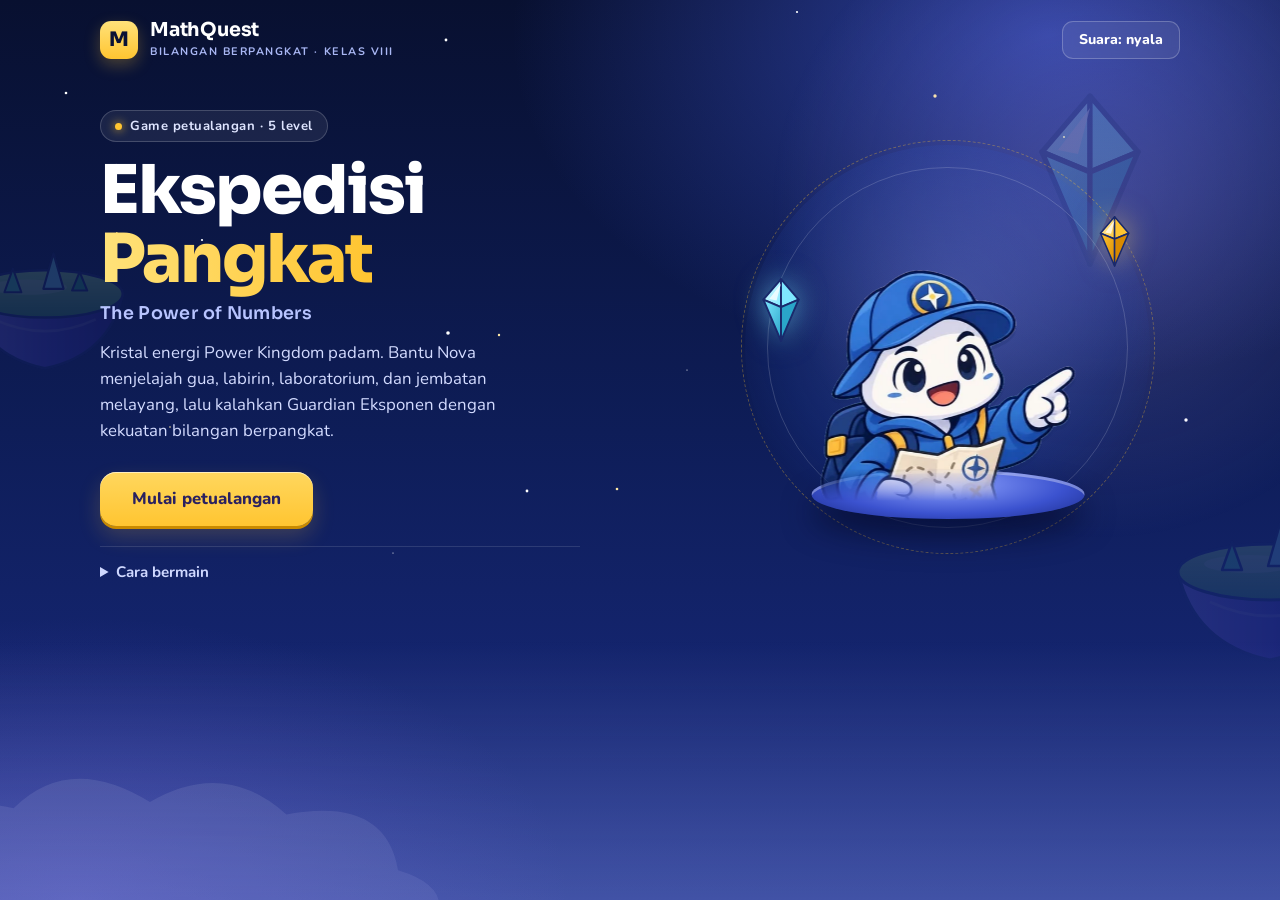
<file: ekspedisi-pangkat.html>
<!doctype html>
<html lang="id"><head><meta charset="utf-8"><meta name="viewport" content="width=device-width,initial-scale=1"><title>Ekspedisi Pangkat · MathQuest</title></head><body>
<title>Ekspedisi Pangkat</title>
<meta name="claude:viewport-fit-sides" content="cover">
<link href="https://fonts.googleapis.com/css2?family=Sora:wght@600;700;800&family=Nunito:wght@400;600;700;800&display=swap" rel="stylesheet">
<style>/* Modern fantasy game UI: navy, royal blue, lavender, aksen emas. Dekorasi secukupnya, ruang napas lebih banyak. */
:root{
  --navy:#0a1235; --navy2:#10215f; --royal:#2f5bd8; --royal2:#5a7cf5; --lavl:#c9c2ff; --lav:#eceaff; --violet:#6c5ce7;
  --gold:#ffc531; --gold-d:#c98a00; --ink:#14173f; --muted:#5b6090; --ok:#16a36a; --err:#e0455a; --line:#dcd8fb;
  --glass:#0b1648cc; --edge:#ffffff26;
  --head:'Sora','Nunito',system-ui,sans-serif; --body:'Nunito',system-ui,sans-serif;
  --mas:url([data-uri]);
}
*{box-sizing:border-box}
html,body{margin:0}
body{background:var(--navy);color:#fff;font:400 16px/1.55 var(--body);min-height:100vh;overflow-x:hidden;-webkit-font-smoothing:antialiased}
body.modal-open{overflow:hidden}
button{font-family:inherit}
[hidden]{display:none!important}
sup{font-size:.62em;line-height:0}
.fr{display:inline-flex;flex-direction:column;vertical-align:middle;text-align:center;line-height:1.15;margin:0 .15em;font-size:.92em}
.fr i{font-style:normal;padding:0 .25em}.fr i:first-child{border-bottom:.09em solid currentColor}

/* latar: gradasi + sedikit dekorasi */
.sky{position:fixed;inset:0;z-index:-1;overflow:hidden;--px:0;--py:0;background:radial-gradient(60% 55% at 82% 4%,#3f58d8aa,#0000 70%),radial-gradient(55% 45% at 6% 100%,#6a5ad855,#0000 70%),linear-gradient(180deg,#081030 0%,#0e1d58 48%,#1a2c84 100%)}
.sky svg{display:block;width:100%;height:100%}
.sky .p1{transform:translate(calc(var(--px)*8px),calc(var(--py)*5px))}
.sky .p2{transform:translate(calc(var(--px)*16px),calc(var(--py)*9px))}
.sky .fl{animation:bob 10s ease-in-out infinite}.sky .fl.b{animation-duration:13s;animation-delay:-4s}
.sky .tw,.bgx .tw{animation:twink 4s ease-in-out infinite alternate}
@keyframes twink{from{opacity:.15}to{opacity:.8}}
.sky .cd{animation:drift 160s linear infinite}
@keyframes drift{from{transform:translateX(-500px)}to{transform:translateX(1900px)}}
.bgx{position:absolute;inset:0;width:100%;height:100%;pointer-events:none;z-index:0}
.bgx .fl{animation:bob 9s ease-in-out infinite}
@keyframes bob{50%{transform:translateY(-6px)}}
.mas{width:100%;aspect-ratio:460/416;background:var(--mas) center/contain no-repeat;filter:drop-shadow(0 4px 0 #14275e33);-webkit-mask-image:linear-gradient(#000 86%,transparent);mask-image:linear-gradient(#000 86%,transparent)}
.mas-head{width:100%;aspect-ratio:1;background:var(--mas) 21.4% 0/152% auto no-repeat}

.wrap{max-width:1120px;margin:0 auto;padding-block:20px 56px;padding-left:max(20px,env(safe-area-inset-left,0px));padding-right:max(20px,env(safe-area-inset-right,0px))}
main>section:not([hidden]){animation:rise .45s cubic-bezier(.2,.7,.2,1)}
@keyframes rise{from{opacity:0;transform:translateY(10px)}}
.top{display:flex;align-items:center;justify-content:space-between;gap:12px;padding-bottom:18px}
.brand{display:flex;align-items:center;gap:12px;font:700 1.2rem/1 var(--head);letter-spacing:-.01em}
.brand small{display:block;font:700 .68rem var(--body);letter-spacing:.14em;text-transform:uppercase;color:#aab8f5;margin-top:5px}
.logo{width:38px;height:38px;border-radius:11px;background:linear-gradient(#ffe27a,#ffc531);color:var(--navy);display:grid;place-items:center;font:800 1.25rem var(--head);box-shadow:0 6px 16px #ffc53144}
.tools{display:flex;gap:8px}

.btn{font:800 1rem var(--body);border:0;border-radius:14px;padding:0 24px;min-height:48px;cursor:pointer;background:linear-gradient(#ffd75e,#ffc531);color:#2a2160;box-shadow:inset 0 1px 0 #fff9,0 3px 0 var(--gold-d),0 10px 22px #ffc53133;transition:transform .18s,box-shadow .18s,filter .18s}
.btn:hover:not(:disabled){transform:translateY(-2px);filter:brightness(1.04);box-shadow:inset 0 1px 0 #fff9,0 5px 0 var(--gold-d),0 14px 26px #ffc53144}
.btn:active:not(:disabled){transform:translateY(1px);box-shadow:inset 0 1px 0 #fff9,0 1px 0 var(--gold-d)}
.btn.ghost{background:#ffffff12;color:#fff;border:1px solid #ffffff3a;box-shadow:none;backdrop-filter:blur(6px)}
.btn.ghost:hover:not(:disabled){background:#ffffff22;box-shadow:none}
.btn.sm{min-height:38px;padding:0 16px;font-size:.88rem;border-radius:11px}
.btn.big{min-height:54px;padding:0 32px;font-size:1.05rem;border-radius:16px}
.btn:disabled{opacity:.5;cursor:default}
button:focus-visible,input:focus-visible,summary:focus-visible{outline:3px solid #fff;outline-offset:2px}

.card{background:linear-gradient(180deg,#fff,#f4f2ff);color:var(--ink);border-radius:22px;padding:22px;border:1px solid #fff;box-shadow:0 24px 50px #040b2c66}
.card h2,.card h3{font-family:var(--head);margin:0 0 6px;letter-spacing:-.01em}
.sm{font-size:.88rem;color:var(--muted)}

/* ---------- judul ---------- */
.title{display:grid;grid-template-columns:minmax(0,1.1fr) minmax(0,.9fr);gap:48px;align-items:center;min-height:540px}
.title h1{font:800 clamp(2.5rem,6vw,4.2rem)/1.02 var(--head);margin:14px 0 8px;letter-spacing:-.03em;text-wrap:balance}
.title h1 span{background:linear-gradient(90deg,#ffe27a,#ffc531);-webkit-background-clip:text;background-clip:text;color:transparent}
.title .sub{font:600 1.1rem var(--head);color:#b8c4ff;letter-spacing:.02em}
.title p{max-width:46ch;color:#d3dbff;font-size:1.05rem;margin:16px 0 0}
.tag{display:inline-flex;align-items:center;gap:8px;background:#ffffff12;border:1px solid #ffffff2e;border-radius:99px;padding:5px 14px;font-weight:700;font-size:.82rem;letter-spacing:.04em;color:#dfe5ff}
.tag::before{content:"";width:7px;height:7px;border-radius:50%;background:var(--gold);box-shadow:0 0 10px var(--gold)}
.cta{display:flex;gap:12px;flex-wrap:wrap;margin:28px 0 20px}
.how{max-width:480px;border-top:1px solid #ffffff1f;padding-top:14px}
.how summary{cursor:pointer;font-weight:700;color:#cfd8ff;font-size:.95rem}
.how ul{margin:10px 0 2px;padding-left:20px;color:#c3cdfa;font-size:.92rem}
.how li{margin:3px 0}
.hero{position:relative;width:100%;max-width:440px;aspect-ratio:1;margin-inline:auto}
.hero .orb{position:absolute;inset:4%;border-radius:50%;background:radial-gradient(circle at 50% 42%,#7b93ff55,#2f5bd822 55%,#0000 72%)}
.hero .ring{position:absolute;inset:9%;border-radius:50%;border:1px solid #ffffff2a}
.hero .ring2{position:absolute;inset:3%;border-radius:50%;border:1px dashed #ffc53155;animation:spin 90s linear infinite}
@keyframes spin{to{transform:rotate(360deg)}}
.hero .plat{position:absolute;left:50%;bottom:11%;width:62%;height:11%;transform:translateX(-50%);border-radius:50%;background:radial-gradient(ellipse at 50% 30%,#8ea3ff,#3b52cf 60%,#1b2a88);box-shadow:inset 0 3px 0 #ffffff55,0 18px 30px #040b2caa}
.hero .nv{position:absolute;left:50%;bottom:15%;width:58%;transform:translateX(-50%);animation:floatc 6s ease-in-out infinite;z-index:2}
@keyframes floatc{50%{transform:translate(-50%,-7px)}}
.hero .g1,.hero .g3{position:absolute;animation:bob 7s ease-in-out infinite}
.hero .g1{left:7%;top:34%;width:10%;filter:drop-shadow(0 0 14px #7ee8ff88)}
.hero .g3{right:8%;top:20%;width:8%;animation-delay:-3s;filter:drop-shadow(0 0 14px #ffd76a88)}

/* ---------- peta ---------- */
.maphead{display:flex;justify-content:space-between;align-items:flex-end;gap:18px;flex-wrap:wrap;margin-bottom:18px}
.maphead h2{font:800 clamp(1.5rem,3vw,2rem)/1.1 var(--head);margin:0;letter-spacing:-.02em}
.maphead .sm{color:#b8c4ff;margin-top:6px;max-width:52ch}
.chips{display:flex;gap:8px;flex-wrap:wrap}
.pill{display:inline-flex;align-items:center;gap:7px;background:#ffffff14;border:1px solid #ffffff2e;border-radius:99px;padding:6px 14px;font-weight:700;font-size:.9rem;backdrop-filter:blur(6px)}
.pill svg{width:15px;height:15px}
.prog{display:flex;align-items:center;gap:12px;margin-bottom:14px;font-weight:700;font-size:.88rem;color:#c3cdfa}
.prog .bar{flex:1;height:8px;border-radius:99px;background:#ffffff1c;overflow:hidden}
.prog .bar i{display:block;height:100%;border-radius:99px;background:linear-gradient(90deg,#ffd75e,#ffc531);transition:width .6s cubic-bezier(.2,.7,.2,1)}
.map{position:relative;aspect-ratio:16/8.6;min-height:400px;border-radius:26px;background:linear-gradient(180deg,#132978,#1d3aa6 68%,#4a60d2);border:1px solid #ffffff2e;box-shadow:0 30px 60px #040b2c88,inset 0 1px 0 #ffffff22;overflow:hidden}
.map svg.pth{position:absolute;inset:0;width:100%;height:100%}
.map svg.pth path{fill:none;stroke:#ffffff55;stroke-width:2;stroke-dasharray:2 9;stroke-linecap:round;vector-effect:non-scaling-stroke}
.p-m{display:none}
.isl{position:absolute;transform:translate(-50%,-50%);transition:transform .3s cubic-bezier(.2,.7,.2,1);width:164px;background:none;border:0;color:#fff;cursor:pointer;text-align:center;padding:0;display:flex;flex-direction:column;align-items:center;gap:2px}
.isl svg.is{width:96px;height:auto;display:block;filter:drop-shadow(0 12px 12px #040b2c77);animation:bob 8s ease-in-out infinite;transition:filter .3s}
.isl:not(.locked):hover{transform:translate(-50%,calc(-50% - 5px))}
.isl:not(.locked):hover svg.is{filter:drop-shadow(0 14px 14px #040b2c77) brightness(1.1)}
.plate{display:grid;gap:3px;justify-items:center;width:100%;background:var(--glass);border:1px solid var(--edge);border-radius:14px;padding:8px 10px 9px;backdrop-filter:blur(8px);transition:border-color .3s,box-shadow .3s}
.plate .lv{font:800 .62rem var(--body);letter-spacing:.16em;text-transform:uppercase;color:var(--gold)}
.plate .nm{font:700 .88rem/1.2 var(--head);letter-spacing:-.01em}
.df{display:flex;align-items:center;gap:3px;font-size:.7rem;color:#aab8f5;font-weight:700}
.df i{width:6px;height:6px;border-radius:50%;background:#ffffff33}.df i.on{background:var(--gold)}.df em{font-style:normal;margin-left:4px}
.stt{display:inline-flex;align-items:center;gap:5px;font-size:.72rem;font-weight:800;color:#c9d3ff;margin-top:1px}
.stt svg{width:11px;height:11px}
.stt.go{color:#2a2160;background:var(--gold);border-radius:99px;padding:1px 10px}
.stt.fin{color:var(--gold);letter-spacing:.1em;font-size:.82rem}
.isl.now .plate{border-color:#ffc531aa;box-shadow:0 0 0 4px #ffc53122,0 10px 24px #040b2c66}
.isl.locked{cursor:not-allowed}
.isl.locked svg.is{filter:grayscale(.9) brightness(.7) drop-shadow(0 10px 10px #040b2c66);animation:none}
.isl.locked .plate{opacity:.7}
.isl .pin{position:absolute;right:22px;top:-4px;width:36px;height:36px;border-radius:50%;border:2px solid var(--gold);overflow:hidden;background:radial-gradient(#eef4ff,#a9c0fa);box-shadow:0 6px 14px #040b2c88;animation:bob 4s ease-in-out infinite;pointer-events:none}
.i1{left:13%;top:62%}.i2{left:32%;top:37%}.i3{left:50%;top:60%}.i4{left:68%;top:36%}.i5{left:87%;top:58%}
.mapfoot{display:flex;gap:10px;flex-wrap:wrap;margin-top:18px;justify-content:space-between;align-items:center}

/* ---------- main ---------- */
.hud{display:flex;gap:8px;flex-wrap:wrap;align-items:center;margin-bottom:16px;padding:8px 10px;border-radius:18px;background:var(--glass);border:1px solid var(--edge);backdrop-filter:blur(10px)}
.hud .sp{flex:1}
.hud .pill{background:#ffffff0f;border-color:#ffffff1c;padding:5px 13px}
.h{font-size:1.05rem;line-height:1}.h.on{color:#ff6b86}.h.off{color:#ffffff33}
.timer.low{background:#e0455a;border-color:#ffb3bd;animation:pulse .7s infinite alternate}
@keyframes pulse{to{transform:scale(1.05)}}
.hit{animation:shake .35s}
@keyframes shake{25%{transform:translateX(-5px)}75%{transform:translateX(5px)}}
.intro{display:grid;grid-template-columns:170px 1fr;gap:28px;align-items:center;padding:28px}
.intro .art{display:grid;place-items:center;background:radial-gradient(circle at 50% 35%,#fff,#d7ddff 70%);border-radius:22px;padding:18px;aspect-ratio:1}
.intro h2{font-size:1.9rem;line-height:1.1;letter-spacing:-.02em}
.intro .lvn{font:800 .74rem var(--body);letter-spacing:.14em;text-transform:uppercase;color:var(--violet);margin-bottom:4px}
.kv{display:grid;gap:10px;margin:16px 0 22px}
.kv div{background:var(--lav);border-radius:14px;padding:10px 14px;font-size:.95rem}
.kv b{display:block;font-size:.68rem;letter-spacing:.12em;text-transform:uppercase;color:var(--violet);margin-bottom:2px}
.dots i{display:inline-block;width:10px;height:10px;border-radius:50%;background:#cfcaf2;margin-right:4px}.dots i.on{background:var(--gold);box-shadow:0 0 0 2px var(--gold-d) inset}
.say{display:flex;gap:12px;align-items:center;margin-top:16px;background:#ffffff12;border:1px solid #ffffff1f;border-radius:16px;padding:10px 14px;font-size:.95rem}
.say .nv{width:44px;flex:none;border-radius:50%;background:radial-gradient(#eef6ff,#a9cdfa);border:2px solid var(--gold);overflow:hidden}.say p{margin:0;color:#e4e9ff}

/* gua kristal */
.cave,.scene,.arena,.bridge{position:relative;overflow:hidden;border-radius:26px;border:1px solid #ffffff2a;box-shadow:0 30px 60px #040b2c88;background:#0f1d5a}
.cave{padding:54px 20px 20px}
.cave>.crystals,.cave>.say{position:relative;z-index:1}
.crystals{display:grid;grid-template-columns:repeat(4,1fr);gap:20px 10px;max-width:640px;margin:0 auto}
.crystal{background:none;border:0;color:#e3e9ff;cursor:pointer;display:flex;flex-direction:column;align-items:center;gap:6px;padding:8px;font:700 .8rem var(--body);border-radius:16px;transition:background .25s,transform .25s}
.crystal svg{width:min(70px,15vw);height:auto;filter:drop-shadow(0 6px 10px #040b2c66) drop-shadow(0 0 14px var(--glow,#7ee8ff));animation:bob 5s ease-in-out infinite;transition:transform .25s}
.crystal:nth-child(2n) svg{animation-delay:-1.5s}.crystal:nth-child(3n) svg{animation-delay:-3s}
.crystal:hover:not(.got){background:#ffffff14;transform:translateY(-3px)}
.crystal:hover:not(.got) svg{transform:scale(1.06)}
.crystal.got svg{filter:grayscale(1) brightness(.6);animation:none;opacity:.5}
.crystal.got span::after{content:" ✓"}

/* labirin */
.scene{padding:22px}
.scene>:not(.bgx){position:relative;z-index:1}
.scene.hd{padding-top:22px}
.mazewrap{display:grid;grid-template-columns:minmax(0,440px) 1fr;gap:24px;align-items:start}
.maze{position:relative;display:grid;aspect-ratio:1;width:100%;max-width:440px;margin:0 auto;border-radius:18px;overflow:hidden;border:1px solid #ffffff33;background:radial-gradient(circle at 50% 40%,#3d4fc4,#162a82 85%);box-shadow:0 18px 40px #040b2c88}
.maze::before{content:"";position:absolute;inset:0;background:conic-gradient(#ffffff0c 25%,#0000 0 50%,#ffffff0c 0 75%,#0000 0) 0 0/22.222% 22.222%}
.mc{position:relative;display:grid;place-items:center}
.mc.trail{background:radial-gradient(circle,#ffc53155,#ffc53110 70%)}
.mc svg.gm{width:66%;height:66%;filter:drop-shadow(0 2px 4px #040b2c88);z-index:1}.mc.open svg.gm{opacity:.18}
.mc.exit{background:radial-gradient(circle,#4ee0a888,#16a36a18 70%)}
.walls{position:absolute;inset:0;width:100%;height:100%;z-index:2;pointer-events:none}
.tok{position:absolute;z-index:3;transition:left .12s linear,top .12s linear;display:grid;place-items:center}
.tok .mas-head{width:100%;filter:drop-shadow(0 2px 4px #040b2caa)}
.mside .card{margin-bottom:14px}
.gates{display:flex;gap:6px;margin:10px 0 14px}
.gates i{flex:1;height:8px;border-radius:99px;background:#dcd8fb;transition:background .3s}.gates i.on{background:var(--gold)}

/* laboratorium */
.lab{display:grid;grid-template-columns:minmax(0,1fr) 290px;gap:20px;align-items:start}
.cards{display:grid;grid-template-columns:repeat(4,1fr);gap:12px;margin-top:16px}
.lc{min-height:78px;border-radius:16px;border:0;display:flex;align-items:center;justify-content:center;text-align:center;padding:6px;cursor:pointer;color:#fff;font:700 1.15rem var(--body);transition:transform .18s,box-shadow .18s,filter .18s}
.lc:hover:not(.done){transform:translateY(-3px);filter:brightness(1.08)}
.lc.op{background:linear-gradient(160deg,#5a7cf5,#2f5bd8 60%,#2548b4);box-shadow:inset 0 1px 0 #ffffff55,0 4px 0 #1b337f,0 12px 20px #1b337f44}
.lc.res{background:linear-gradient(160deg,#9a8cf5,#6c5ce7 60%,#5144c4);box-shadow:inset 0 1px 0 #ffffff55,0 4px 0 #382c94,0 12px 20px #382c9444}
.lc.sel{outline:3px solid var(--gold);outline-offset:2px;transform:translateY(-3px)}
.lc.done{background:linear-gradient(160deg,#7ef0c0,#16a36a);opacity:.45;pointer-events:none;box-shadow:none}
.lc.bad{animation:shake .35s;outline:3px solid #ff8a9a}
.phase{font:700 1.05rem/1.35 var(--head)}
.log{display:grid;gap:8px;max-height:400px;overflow:auto}
.log div{border-radius:12px;padding:9px 12px;background:var(--lav);font-size:.92rem}
.log div.ok{background:#16a36a1f}.log div.bad{background:#e0455a1a}
.reactor{display:grid;grid-template-columns:repeat(3,1fr);gap:14px;margin-top:16px}
.lock{background:#eceaff;border:2px dashed #b3acf0;border-radius:16px;padding:18px 8px;color:var(--violet);cursor:pointer;font:700 .95rem var(--body);transition:transform .18s,background .18s}
.lock:hover:not(.open){transform:translateY(-3px);background:#e2dfff}
.lock b{display:block;font:800 1.6rem var(--head)}
.lock.open{background:linear-gradient(#7ef0c0,#16a36a);color:#fff;border:2px solid transparent;pointer-events:none}

/* jembatan */
.bridge{--nh:67px;height:320px;background:#6f8cf0}
.bridge .abyss{position:absolute;left:0;right:0;bottom:0;height:34%;background:linear-gradient(180deg,#1a2a8200,#0b1648dd)}
.bridge .ld{position:absolute;bottom:0;height:46%;width:15%;background:linear-gradient(90deg,#4a5fd0,#2b3ea8 60%,#1b2a82);border-top:10px solid #8fa4ff;box-shadow:inset 0 3px 0 #c9d4ff}
.bridge .ld.l{left:0;border-radius:0 22px 0 0}.bridge .ld.r{right:0;border-radius:22px 0 0 0}
.bridge .flag{position:absolute;right:5%;bottom:calc(46% + 10px);width:32px}
.plank{position:absolute;top:calc(53% + var(--ty,0px));width:8.4%;height:20px;border-radius:6px;border:2px dashed #ffffffaa;background:#ffffff1f;padding:0;cursor:default;transition:background .3s,border-color .3s}
.plank.next{border-color:var(--gold);background:#ffc53133;cursor:pointer;animation:pulse .9s infinite alternate}
.plank.built{border:2px solid #6a4416;background:linear-gradient(#f4c576,#c98a3b 60%,#a8691f);box-shadow:0 4px 0 #6b4210,0 8px 8px #040b2c55;animation:none}
.plank.built::before,.plank.built::after{content:"";position:absolute;top:5px;width:3px;height:3px;border-radius:50%;background:#5b3510}.plank.built::before{left:4px}.plank.built::after{right:4px}
.bridge .nv{position:absolute;width:70px;transform:translateX(-50%);transition:left .7s,top .7s;z-index:2}
.btnrow{display:flex;gap:12px;flex-wrap:wrap;margin-top:18px;align-items:center}

/* boss */
.arena{padding:20px;display:grid;justify-items:center;gap:12px;min-height:460px;background:#0c1750}
.arena>.stagebar,.arena>.banner,.arena>.boss,.arena>.hp,.arena>.btnrow{position:relative;z-index:1}
.hp{width:100%;max-width:520px;height:12px;border-radius:99px;background:#00000055;border:1px solid #ffffff33;overflow:hidden}
.hp i{display:block;height:100%;width:100%;background:linear-gradient(90deg,#ff6b86,#ffc531);transition:width .7s}
.stagebar{display:flex;gap:8px;flex-wrap:wrap;justify-content:center}
.stagebar span{padding:4px 14px;border-radius:99px;background:#ffffff12;border:1px solid #ffffff2a;font-weight:700;font-size:.82rem;color:#c3cdfa}
.stagebar span.on{background:var(--gold);color:#2a2160;border-color:var(--gold)}.stagebar span.dn{background:#16a36a;border-color:#16a36a;color:#fff}
.boss{width:min(220px,56vw)}
.boss.hit{animation:shake .4s}
.boss.dead{animation:fall 1.2s forwards}
@keyframes fall{to{transform:translateY(40px) scale(.7) rotate(-8deg);opacity:0;filter:grayscale(1)}}
.boss .core{filter:drop-shadow(0 0 12px #ffc531)}
.banner{font:700 1.05rem var(--head);text-align:center;color:#ffe9a6;min-height:1.5em}
.arena .nv{position:absolute;left:16px;bottom:8px;width:116px;z-index:1}

/* hasil */
.res h2{font-size:2rem;line-height:1.1;letter-spacing:-.02em}
.stats{display:grid;grid-template-columns:repeat(auto-fit,minmax(130px,1fr));gap:12px;margin:18px 0}
.stats div{background:var(--lav);border-radius:16px;padding:12px 14px}.stats b{display:block;font:800 1.6rem var(--head);line-height:1.15}.stats span{font-size:.78rem;color:var(--muted)}
.stars{font-size:1.9rem;color:var(--gold);letter-spacing:.1em}.stars .o{color:#d4d0f4}
.recap{background:var(--lav);border-radius:16px;padding:12px 16px;margin:12px 0}.recap ul{margin:4px 0 0;padding-left:20px}
.badges{display:grid;grid-template-columns:repeat(auto-fit,minmax(220px,1fr));gap:10px;margin:12px 0}
.bd{display:flex;gap:12px;align-items:center;border-radius:14px;padding:10px 14px;background:var(--lav)}
.bd.off{opacity:.45;filter:grayscale(1)}
.bd svg{width:34px;flex:none}.bd b{display:block;line-height:1.2}.bd span{font-size:.82rem;color:var(--muted)}
.rank{font:800 1.2rem var(--head);color:var(--violet)}
table.lvt{width:100%;border-collapse:collapse;margin:8px 0}.lvt td,.lvt th{padding:8px;border-bottom:1px solid var(--line);text-align:left}.lvt th{font-size:.74rem;text-transform:uppercase;letter-spacing:.08em;color:var(--muted)}
.tw{overflow-x:auto}

/* soal */
.modal{position:fixed;inset:0;z-index:50;background:#060d2fcc;backdrop-filter:blur(6px);display:flex;align-items:center;justify-content:center;padding:16px max(16px,env(safe-area-inset-right,0px)) 16px max(16px,env(safe-area-inset-left,0px));animation:fade .2s}
@keyframes fade{from{opacity:0}}
.qcard{background:linear-gradient(#fff,#f5f3ff);color:var(--ink);width:min(620px,100%);max-height:100%;overflow:auto;border-radius:24px;padding:24px;border:1px solid #fff;box-shadow:0 30px 80px #000a;animation:pop .28s cubic-bezier(.2,.8,.2,1)}
@keyframes pop{from{opacity:0;transform:translateY(14px) scale(.97)}}
.qtop{display:flex;justify-content:space-between;align-items:center;gap:8px}
.qtag{font:800 .72rem var(--body);letter-spacing:.14em;text-transform:uppercase;color:var(--violet)}
.qtimer{font-weight:800;color:var(--err)}
.qbar{height:6px;border-radius:99px;background:#e6e2ff;margin:10px 0;overflow:hidden}.qbar i{display:block;height:100%;width:100%;background:var(--gold);transition:width .2s linear}
.qtext{font:700 1.3rem/1.5 var(--body);margin:12px 0 18px}
.slot{display:inline-block;min-width:1.8em;padding:0 .4em;border:2px dashed var(--violet);border-radius:10px;text-align:center;color:var(--violet);background:#f3f0ff}.slot.filled{border-style:solid;background:#16a36a22;color:var(--ok)}
.qopts{display:grid;gap:10px}
.opt{display:flex;align-items:center;gap:12px;width:100%;text-align:left;font:700 1.1rem var(--body);padding:10px 14px;min-height:56px;border-radius:14px;border:2px solid var(--line);background:#fff;color:var(--ink);cursor:pointer;transition:transform .15s,border-color .15s,box-shadow .15s,background .15s}
.opt:hover:not(:disabled){border-color:var(--violet);transform:translateY(-1px);box-shadow:0 6px 16px #6c5ce722}
.opt:active:not(:disabled){transform:translateY(1px)}
.opt .ltr{flex:none;min-width:28px;height:28px;padding:0 8px;border-radius:99px;background:var(--lav);color:var(--violet);display:grid;place-items:center;font-size:.8rem;font-weight:800}
.opt.right{background:#16a36a22;border-color:var(--ok)}.opt.wrong{background:#e0455a1a;border-color:var(--err);opacity:.65}
.opt:disabled{cursor:default}
.qopts.doors{grid-template-columns:repeat(3,1fr)}
.doors .opt{flex-direction:column;justify-content:center;text-align:center;border-radius:60px 60px 14px 14px;min-height:96px;gap:4px}
.doors .opt .ltr{border-radius:8px;font-size:.76rem}
.qopts.tiles{display:flex;flex-wrap:wrap}
.tiles .opt{width:auto;min-width:84px;justify-content:center;font-size:1.5rem;min-height:64px}
.qform{display:flex;gap:10px}
.qform input{flex:1;min-width:0;font:700 1.25rem var(--body);padding:11px 14px;border-radius:14px;border:2px solid var(--line);color:var(--ink);background:#f7f6ff}
.qfb{margin-top:16px;border-radius:14px;padding:12px 16px;animation:rise .3s}
.qfb p{margin:6px 0 0}
.qfb.ok{background:#16a36a1a;border:1px solid var(--ok)}.qfb.bad{background:#fff4dc;border:1px solid var(--gold)}
.qfb .hint{font-weight:800;color:#a16800}
.qact{display:flex;justify-content:flex-end;margin-top:14px}

@media (max-width:820px){
  .wrap{padding-block:14px 40px}
  .title{grid-template-columns:1fr;gap:12px;min-height:0}.hero{order:-1;max-width:290px}
  .title h1{margin-top:6px}
  .map{aspect-ratio:auto;height:640px;min-height:0}
  .p-d{display:none}.p-m{display:block}
  .isl{width:146px}.isl svg.is{width:78px}
  .i1{left:28%;top:85%}.i2{left:72%;top:68%}.i3{left:28%;top:50%}.i4{left:72%;top:32%}.i5{left:28%;top:15%}
  .mazewrap,.lab{grid-template-columns:1fr}
  .intro{grid-template-columns:1fr;padding:20px;gap:16px}.intro .art{max-width:130px;aspect-ratio:auto}
  .scene{padding:14px}
}
@media (max-width:560px){
  .cards{grid-template-columns:repeat(3,1fr);gap:8px}
  .lc{font-size:1rem;min-height:70px}
  .qopts.doors{grid-template-columns:1fr}.doors .opt{border-radius:14px;min-height:58px;flex-direction:row;justify-content:flex-start;text-align:left}
  .qtext{font-size:1.15rem}.qcard{padding:18px}
  .bridge{height:260px;--nh:51px}.bridge .nv{width:54px}
  .cave{padding:40px 10px 14px}.crystals{gap:14px 4px}
  .hud{padding:6px 8px}
  .brand small{display:none}
}
@media (prefers-reduced-motion:reduce){*{animation:none!important;transition:none!important}}
</style>

<svg width="0" height="0" style="position:absolute" aria-hidden="true" focusable="false"><defs id="defs">
<linearGradient id="gSky" x1="0" y1="0" x2="0" y2="1"><stop offset="0" stop-color="#120c46"/><stop offset=".38" stop-color="#2a2594"/><stop offset=".68" stop-color="#5a4be0"/><stop offset=".88" stop-color="#b58cff"/><stop offset="1" stop-color="#ffb8d9"/></linearGradient>
<radialGradient id="gGlow"><stop offset="0" stop-color="#fff3b8" stop-opacity=".85"/><stop offset=".4" stop-color="#ffc531" stop-opacity=".25"/><stop offset="1" stop-color="#ffc531" stop-opacity="0"/></radialGradient>
<linearGradient id="gRay" x1="0" y1="0" x2="0" y2="1"><stop offset="0" stop-color="#fff3b8" stop-opacity=".3"/><stop offset="1" stop-color="#fff3b8" stop-opacity="0"/></linearGradient>
<linearGradient id="gRock" x1="0" y1="0" x2="1" y2="0"><stop offset="0" stop-color="#8b79f5"/><stop offset=".55" stop-color="#4b3bc7"/><stop offset="1" stop-color="#2b1f8c"/></linearGradient>
<linearGradient id="gGrass" x1="0" y1="0" x2="0" y2="1"><stop offset="0" stop-color="#a6f08a"/><stop offset="1" stop-color="#3f9e4f"/></linearGradient>
<linearGradient id="gCloud" x1="0" y1="0" x2="0" y2="1"><stop offset="0" stop-color="#ffffff" stop-opacity=".95"/><stop offset="1" stop-color="#cdbfff" stop-opacity=".9"/></linearGradient>
<linearGradient id="gHaze" x1="0" y1="0" x2="0" y2="1"><stop offset="0" stop-color="#ffb8d9" stop-opacity="0"/><stop offset="1" stop-color="#ffb8d9" stop-opacity=".7"/></linearGradient>
<linearGradient id="gCave" x1="0" y1="0" x2="0" y2="1"><stop offset="0" stop-color="#2e2290"/><stop offset=".6" stop-color="#1a1163"/><stop offset="1" stop-color="#0d0845"/></linearGradient>
<linearGradient id="gRockD" x1="0" y1="0" x2="0" y2="1"><stop offset="0" stop-color="#5a49d6"/><stop offset="1" stop-color="#1a1163"/></linearGradient>
<radialGradient id="gGlowB"><stop offset="0" stop-color="#7ee8ff" stop-opacity=".7"/><stop offset="1" stop-color="#7ee8ff" stop-opacity="0"/></radialGradient>
<radialGradient id="gGlowV"><stop offset="0" stop-color="#b9a4ff" stop-opacity=".7"/><stop offset="1" stop-color="#b9a4ff" stop-opacity="0"/></radialGradient>
<linearGradient id="gForest" x1="0" y1="0" x2="0" y2="1"><stop offset="0" stop-color="#1b1670"/><stop offset=".55" stop-color="#1d4a92"/><stop offset="1" stop-color="#0e6a78"/></linearGradient>
<linearGradient id="gLab" x1="0" y1="0" x2="0" y2="1"><stop offset="0" stop-color="#2f2aa0"/><stop offset="1" stop-color="#130f55"/></linearGradient>
<linearGradient id="gPillar" x1="0" y1="0" x2="1" y2="0"><stop offset="0" stop-color="#3a2da8"/><stop offset=".4" stop-color="#a596ff"/><stop offset="1" stop-color="#2b1f8c"/></linearGradient>
<linearGradient id="gHall" x1="0" y1="0" x2="0" y2="1"><stop offset="0" stop-color="#2d2196"/><stop offset="1" stop-color="#0b0636"/></linearGradient>
<linearGradient id="gSkyB" x1="0" y1="0" x2="0" y2="1"><stop offset="0" stop-color="#6f9cff"/><stop offset=".5" stop-color="#cfe0ff"/><stop offset=".8" stop-color="#b9a4ff"/><stop offset="1" stop-color="#6a4de0"/></linearGradient>
<radialGradient id="gSun"><stop offset="0" stop-color="#fff" stop-opacity=".95"/><stop offset=".3" stop-color="#fff3b8" stop-opacity=".6"/><stop offset="1" stop-color="#ffc531" stop-opacity="0"/></radialGradient>
<symbol id="sIsl" viewBox="0 -12 200 142"><path d="M8 40Q24 112 100 128Q176 112 192 40Z" fill="url(#gRock)" stroke="#1a2a6c" stroke-width="3" stroke-linejoin="round"/><path d="M40 70Q100 98 160 70" fill="none" stroke="#fff" stroke-opacity=".2" stroke-width="3"/><ellipse cx="100" cy="40" rx="92" ry="28" fill="url(#gGrass)" stroke="#1a2a6c" stroke-width="3"/><ellipse cx="80" cy="32" rx="46" ry="9" fill="#fff" opacity=".28"/><g stroke="#1a2a6c" stroke-width="2.5" stroke-linejoin="round"><polygon points="52,38 62,10 72,38" fill="#4ee0a8"/><polygon points="132,36 141,14 150,36" fill="#2fb87e"/><polygon points="98,34 110,-8 122,34" fill="#7ee8ff"/></g></symbol>
<symbol id="sCloud" viewBox="0 0 200 70"><path d="M10 62Q0 42 24 38Q30 16 56 22Q74 4 100 20Q124 6 144 24Q176 18 180 42Q200 48 190 62Z" fill="url(#gCloud)"/></symbol>
<symbol id="sTree" viewBox="0 0 60 90"><rect x="26" y="52" width="9" height="36" rx="3" fill="#5b3a8c" stroke="#10204f" stroke-width="2"/><g stroke="#10204f" stroke-width="2.5"><circle cx="30" cy="40" r="20" fill="#2fb89a"/><circle cx="19" cy="30" r="14" fill="#4ee0b8"/><circle cx="41" cy="26" r="13" fill="#6ff0c8"/></g></symbol>
<symbol id="sShroom" viewBox="0 0 40 40"><circle cx="20" cy="20" r="19" fill="#ff7a9a" opacity=".25"/><rect x="16" y="22" width="9" height="14" rx="4" fill="#fff3d8" stroke="#10204f" stroke-width="2"/><path d="M5 24Q20 -2 35 24Z" fill="#ff7a9a" stroke="#10204f" stroke-width="2.5" stroke-linejoin="round"/><circle cx="15" cy="17" r="3" fill="#fff"/><circle cx="25" cy="14" r="2.4" fill="#fff"/></symbol>
<linearGradient id="gNavy" x1="0" y1="0" x2="0" y2="1"><stop offset="0" stop-color="#0f1f66"/><stop offset="1" stop-color="#0a1448"/></linearGradient>
<linearGradient id="gDusk" x1="0" y1="0" x2="0" y2="1"><stop offset="0" stop-color="#1b2f94"/><stop offset=".6" stop-color="#4a63d8"/><stop offset="1" stop-color="#a9a0f5"/></linearGradient>
<linearGradient id="gFade" x1="0" y1="0" x2="0" y2="1"><stop offset="0" stop-color="#a9b8ff" stop-opacity="0"/><stop offset="1" stop-color="#a9b8ff" stop-opacity=".28"/></linearGradient>
</defs></svg>
<div class="sky" id="sky" aria-hidden="true"><svg viewBox="0 0 1600 900" preserveAspectRatio="xMidYMid slice">
<g id="stars" class="p1"></g>
<circle cx="1260" cy="210" r="330" fill="url(#gGlowV)" opacity=".35"/>
<g class="p1"><use class="fl c" href="#sg-cyan" x="1190" y="90" width="120" height="180" opacity=".2"/></g>
<g class="p2"><use class="fl" href="#sIsl" x="120" y="250" width="170" height="120" opacity=".16"/><use class="fl b" href="#sIsl" x="1330" y="520" width="200" height="142" opacity=".14"/></g>
<g class="cd"><use href="#sCloud" x="0" y="740" width="620" height="217" opacity=".1"/></g>
<rect y="640" width="1600" height="260" fill="url(#gFade)"/>
</svg></div>

<div class="wrap">
  <header class="top">
    <div class="brand"><span class="logo" aria-hidden="true">M</span><div>MathQuest<small>Bilangan Berpangkat · Kelas VIII</small></div></div>
    <div class="tools"><button class="btn ghost sm" id="bSound" type="button" aria-pressed="true">Suara: nyala</button></div>
  </header>

  <main>
    <section id="sTitle">
      <div class="title">
        <div>
          <span class="tag">Game petualangan · 5 level</span>
          <h1>Ekspedisi <span>Pangkat</span></h1>
          <div class="sub">The Power of Numbers</div>
          <p>Kristal energi Power Kingdom padam. Bantu Nova menjelajah gua, labirin, laboratorium, dan jembatan melayang, lalu kalahkan Guardian Eksponen dengan kekuatan bilangan berpangkat.</p>
          <div class="cta"><button class="btn big" id="bStart" type="button">Mulai petualangan</button></div>
          <details class="how"><summary>Cara bermain</summary>
            <ul><li>Buka level satu per satu. Level berikutnya terbuka setelah level sebelumnya selesai.</li>
            <li>Salah menjawab mengurangi nyawa. Kamu dapat petunjuk dan satu kesempatan lagi.</li>
            <li>Tiap jawaban disertai pembahasan singkat. Kristal didapat dari jawaban benar.</li>
            <li>Level Power Maze, Secret Laboratory, dan Final Guardian punya timer.</li></ul></details>
        </div>
        <div class="hero" id="hero" aria-hidden="true"></div>
      </div>
    </section>

    <section id="sMap" hidden>
      <div class="maphead"><div><h2>Peta Power Kingdom</h2><div class="sm" style="color:#cfd8ff">Pilih pulau untuk memulai. Pulau yang terkunci terbuka setelah pulau sebelumnya selesai.</div></div>
        <div class="chips" id="mapChips"></div></div>
      <div class="prog" id="mapProg"></div>
      <div class="map" id="map"></div>
      <div class="mapfoot"><button class="btn" id="bFinal" type="button">Lihat hasil akhir</button><button class="btn ghost sm" id="bReset" type="button">Hapus progres</button></div>
    </section>

    <section id="sPlay" hidden>
      <div class="hud" id="hud"></div>
      <div id="stage"></div>
    </section>

    <section id="sResult" hidden></section>
  </main>
</div>

<div class="modal" id="qm" hidden role="dialog" aria-modal="true" aria-labelledby="qTag">
  <div class="qcard">
    <div class="qtop"><span class="qtag" id="qTag"></span><span class="qtimer" id="qTimer" hidden></span></div>
    <div class="qbar" id="qBar" hidden><i></i></div>
    <div class="qtext" id="qText"></div>
    <div class="qopts" id="qOpts"></div>
    <form class="qform" id="qForm" hidden><input id="qIn" inputmode="numeric" autocomplete="off" placeholder="Ketik jawabanmu" aria-label="Jawaban"><button class="btn" type="submit">Jawab</button></form>
    <div class="qfb" id="qFb" hidden></div>
    <div class="qact"><button class="btn" id="qNext" type="button" hidden>Lanjut</button></div>
  </div>
</div>

<script>
(() => {
'use strict'
const $ = (s, r = document) => r.querySelector(s), $$ = (s, r = document) => [...r.querySelectorAll(s)]
const rnd = (a, b) => a + Math.floor(Math.random() * (b - a + 1))
const pick = a => a[rnd(0, a.length - 1)]
const shuffle = a => { a = [...a]; for (let i = a.length - 1; i > 0; i--) { const j = rnd(0, i);[a[i], a[j]] = [a[j], a[i]] } return a }
const sleep = ms => new Promise(r => setTimeout(r, ms))
const mi = n => n < 0 ? '−' + (-n) : String(n)
const P = (b, e) => { const bs = (typeof b === 'number' && b < 0) ? `(${mi(b)})` : String(b); return e === 1 ? bs : `${bs}<sup>${mi(e)}</sup>` }
const fr = (n, d) => `<span class="fr"><i>${n}</i><i>${d}</i></span>`
const N = n => Number(n).toLocaleString('id-ID')
const LET = ['a', 'x', 'p', 'm', 'k', 't']
const rep = (b, k, op = ' × ') => Array(k).fill(b).join(op)

/* ---------------- gambar ---------------- */
let UID = 0; const uid = () => 'u' + (++UID)
const nova = () => `<div class="mas" role="img" aria-label="Nova, maskot MathQuest"></div>`
const novaHead = () => `<div class="mas-head" aria-hidden="true"></div>`
const GC = { blue: ['#d7f3ff', '#52b7ff', '#2a62d6'], violet: ['#efe6ff', '#a98bff', '#5b3fd1'], gold: ['#fff6c8', '#ffc531', '#d98a00'], green: ['#dcffee', '#4ee0a8', '#12905f'], pink: ['#ffe0ea', '#ff7a9a', '#c92e5d'], cyan: ['#e6fcff', '#7ee8ff', '#2aa6c9'] }
const gemBody = (k, id) => { const [l, m, d] = GC[k]; return `<defs><linearGradient id="${id}a" x1="0" y1="0" x2="1" y2="1"><stop offset="0" stop-color="${l}"/><stop offset="1" stop-color="${m}"/></linearGradient><linearGradient id="${id}b" x1="0" y1="0" x2="1" y2="1"><stop offset="0" stop-color="${m}"/><stop offset="1" stop-color="${d}"/></linearGradient></defs><g stroke="#1a2a6c" stroke-width="2.6" stroke-linejoin="round"><polygon points="30,3 6,31 30,41" fill="url(#${id}a)"/><polygon points="30,3 54,31 30,41" fill="${m}"/><polygon points="6,31 30,41 30,87" fill="url(#${id}b)"/><polygon points="54,31 30,41 30,87" fill="${d}"/></g><polygon points="30,9 14,30 24,32" fill="#fff" opacity=".75"/>` }
const gem = (k = 'blue') => `<svg viewBox="0 0 60 90" aria-hidden="true">${gemBody(k, uid())}</svg>`
const gemIco = `<svg viewBox="0 0 60 90" aria-hidden="true"><polygon points="30,4 54,31 30,86 6,31" fill="#7ee8ff" stroke="#1a2a6c" stroke-width="5" stroke-linejoin="round"/><polygon points="30,4 54,31 30,41" fill="#fff"/></svg>`
const OL = 'stroke="#1a2a6c" stroke-width="3" stroke-linejoin="round"'
const GLYPH = {
  1: id => `<g transform="translate(24 36) scale(.55)">${gemBody('blue', id + 'b')}</g><g transform="translate(100 38) scale(.55)">${gemBody('violet', id + 'c')}</g><g transform="translate(52 6) scale(.92)">${gemBody('cyan', id + 'a')}</g>`,
  2: () => `<rect x="52" y="28" width="58" height="56" rx="9" fill="#fff" ${OL}/><path d="M60 40h42v36H70V50h24v18" fill="none" stroke="#2f5bd8" stroke-width="5" stroke-linecap="round" stroke-linejoin="round"/>`,
  3: () => `<path d="M72 18h18v20l22 34a9 9 0 0 1-8 13H58a9 9 0 0 1-8-13l22-34z" fill="#eaf6ff" ${OL}/><path d="M60 62h42l10 16a5 5 0 0 1-4 7H54a5 5 0 0 1-4-7z" fill="#7a5cff"/><circle cx="80" cy="54" r="4" fill="#7a5cff"/><circle cx="90" cy="45" r="3" fill="#7a5cff"/>`,
  4: () => `<path d="M24 82Q80 4 136 82" fill="none" stroke="#1a2a6c" stroke-width="13" stroke-linecap="round"/><path d="M24 82Q80 4 136 82" fill="none" stroke="#fff" stroke-width="7" stroke-linecap="round"/><path d="M48 54v28M66 38v44M80 34v48M94 38v44M112 54v28" stroke="#1a2a6c" stroke-width="10" stroke-linecap="round"/><path d="M48 54v28M66 38v44M80 34v48M94 38v44M112 54v28" stroke="#ffc531" stroke-width="5" stroke-linecap="round"/>`,
  5: () => `<rect x="54" y="30" width="54" height="54" rx="15" fill="#9a93e0" ${OL}/><polygon points="81,0 94,18 81,34 68,18" fill="#ff7a9a" ${OL}/><circle cx="69" cy="55" r="7" fill="#ffc531"/><circle cx="93" cy="55" r="7" fill="#ffc531"/><circle cx="70" cy="57" r="3" fill="#2a2790"/><circle cx="92" cy="57" r="3" fill="#2a2790"/><rect x="68" y="68" width="26" height="7" rx="3.5" fill="#2a2790"/>`
}
const TOPC = { 1: ['#9ef3f6', '#2cb3c6'], 2: ['#b2f59a', '#3f9e4f'], 3: ['#dccfff', '#7a5cff'], 4: ['#ffe79a', '#e0a21a'], 5: ['#ffb3c8', '#d94a78'] }
const island = n => {
  const id = uid(), [t1, t2] = TOPC[n]
  return `<svg class="is" viewBox="0 0 180 175" aria-hidden="true"><defs><linearGradient id="${id}r" x1="0" y1="0" x2="1" y2="0"><stop offset="0" stop-color="#8b79f5"/><stop offset=".55" stop-color="#4b3bc7"/><stop offset="1" stop-color="#2b1f8c"/></linearGradient><linearGradient id="${id}t" x1="0" y1="0" x2="0" y2="1"><stop offset="0" stop-color="${t1}"/><stop offset="1" stop-color="${t2}"/></linearGradient></defs>
  <g ${OL}><path d="M16 98Q30 152 90 170Q150 152 164 98Z" fill="url(#${id}r)"/><path d="M16 98Q14 112 24 116Q90 146 156 116Q166 112 164 98Z" fill="${t2}"/><ellipse cx="90" cy="98" rx="74" ry="26" fill="url(#${id}t)"/></g>
  <path d="M46 126Q90 146 134 126M64 144Q90 156 116 144" fill="none" stroke="#fff" stroke-opacity=".22" stroke-width="3" stroke-linecap="round"/><ellipse cx="68" cy="90" rx="40" ry="9" fill="#fff" opacity=".35"/>
  <g transform="translate(10 8)">${GLYPH[n](id)}</g></svg>`
}
const guardian = () => {
  const id = uid()
  return `<svg class="boss" id="boss" viewBox="0 0 240 270" role="img" aria-label="Guardian Eksponen"><defs><linearGradient id="${id}s" x1="0" y1="0" x2="1" y2="0"><stop offset="0" stop-color="#c3bcf8"/><stop offset=".5" stop-color="#8f88d8"/><stop offset="1" stop-color="#554da8"/></linearGradient><radialGradient id="${id}c"><stop offset="0" stop-color="#fffbd0"/><stop offset=".5" stop-color="#ffc531"/><stop offset="1" stop-color="#d98a00"/></radialGradient><radialGradient id="${id}h"><stop offset="0" stop-color="#ffc531" stop-opacity=".85"/><stop offset="1" stop-color="#ffc531" stop-opacity="0"/></radialGradient></defs>
  <ellipse cx="120" cy="258" rx="90" ry="11" fill="#0008"/>
  <g stroke="#1a1a5e" stroke-width="4" stroke-linejoin="round"><rect x="74" y="196" width="34" height="56" rx="14" fill="url(#${id}s)"/><rect x="132" y="196" width="34" height="56" rx="14" fill="url(#${id}s)"/><rect x="18" y="104" width="40" height="98" rx="20" fill="url(#${id}s)"/><rect x="182" y="104" width="40" height="98" rx="20" fill="url(#${id}s)"/><rect x="56" y="92" width="128" height="116" rx="32" fill="url(#${id}s)"/></g>
  <ellipse cx="82" cy="112" rx="22" ry="9" fill="#fff" opacity=".28"/><path d="M70 170l14 10-8 14M168 130l-12 12 10 12" fill="none" stroke="#1a1a5e" stroke-opacity=".35" stroke-width="3" stroke-linecap="round"/>
  <circle cx="120" cy="150" r="46" fill="url(#${id}h)"/><g class="core" stroke="#1a1a5e" stroke-width="3.5" stroke-linejoin="round"><polygon points="120,112 148,146 120,198 92,146" fill="url(#${id}c)"/><polygon points="120,112 148,146 120,152" fill="#fff8c8"/></g>
  <g stroke="#1a1a5e" stroke-width="4" stroke-linejoin="round"><polygon points="90,32 78,-2 108,24" fill="#7ee8ff"/><polygon points="150,32 162,-2 132,24" fill="#7ee8ff"/><rect x="80" y="26" width="80" height="68" rx="24" fill="url(#${id}s)"/></g>
  <ellipse cx="102" cy="36" rx="14" ry="6" fill="#fff" opacity=".35"/><circle cx="104" cy="58" r="11" fill="#ffc531" stroke="#1a1a5e" stroke-width="3"/><circle cx="136" cy="58" r="11" fill="#ffc531" stroke="#1a1a5e" stroke-width="3"/><circle cx="106" cy="60" r="4.5" fill="#2a2790"/><circle cx="134" cy="60" r="4.5" fill="#2a2790"/><path d="M88 44l24 9M152 44l-24 9" stroke="#1a1a5e" stroke-width="5" stroke-linecap="round"/><path d="M102 80l6-6 6 6 6-6 6 6 6-6 6 6" fill="none" stroke="#1a1a5e" stroke-width="4" stroke-linecap="round" stroke-linejoin="round"/></svg>`
}
/* ---- latar tiap panggung ---- */
const SV = (vb, inner, par = 'xMidYMin') => `<svg class="bgx" viewBox="${vb}" preserveAspectRatio="${par} slice" aria-hidden="true">${inner}</svg>`
const sparks = (n, w, h0, h1, col = '#fff') => Array.from({ length: n }, (_, i) => `<circle class="tw" cx="${(30 + i * (w / n) + (i * 37) % 23).toFixed(0)}" cy="${h0 + (i * 97) % (h1 - h0)}" r="${(1.3 + (i % 3) * .7).toFixed(1)}" fill="${col}" style="animation-delay:-${(i % 7) * .4}s"/>`).join('')
const SCN = {
  cave: SV('0 0 800 500', `<rect width="800" height="500" fill="url(#gNavy)"/><ellipse cx="400" cy="120" rx="360" ry="150" fill="url(#gGlowV)" opacity=".5"/>
    <ellipse cx="400" cy="520" rx="520" ry="110" fill="url(#gGlowB)" opacity=".35"/>
    <path d="M0 0H800V30L770 62L742 28L690 78L650 26L590 66L548 24L480 74L440 26L380 70L330 22L262 72L224 28L160 64L118 24L60 62L30 28L0 44Z" fill="#081040" opacity=".75"/>${sparks(9, 760, 120, 420)}`),
  forest: SV('0 0 800 500', `<rect width="800" height="500" fill="url(#gNavy)"/><circle cx="660" cy="90" r="150" fill="url(#gSun)" opacity=".28"/>
    <path d="M0 360Q200 300 400 350T800 330V500H0Z" fill="#1a2f8f" opacity=".55"/>${sparks(9, 760, 40, 300)}`),
  lab: SV('0 0 800 500', `<rect width="800" height="500" fill="url(#gNavy)"/><g stroke="#ffffff0d" stroke-width="2">${Array.from({ length: 10 }, (_, i) => `<path d="M${i * 80} 0V500"/>`).join('')}${Array.from({ length: 7 }, (_, i) => `<path d="M0 ${i * 80}H800"/>`).join('')}</g>
    <ellipse cx="400" cy="-10" rx="460" ry="170" fill="url(#gGlowV)" opacity=".35"/><rect y="450" width="800" height="50" fill="#081040" opacity=".7"/>`),
  bridge: SV('0 0 800 300', `<rect width="800" height="300" fill="url(#gDusk)"/><circle cx="600" cy="70" r="110" fill="url(#gSun)" opacity=".6"/>
    <path d="M0 200L110 140L210 192L330 120L460 196L590 140L700 196L800 170V300H0Z" fill="#6f7de8" opacity=".35"/><path d="M0 232L130 184L250 228L380 170L520 232L650 186L800 226V300H0Z" fill="#4c5fd2" opacity=".5"/>
    <use href="#sCloud" x="60" y="200" width="240" height="84" opacity=".22"/><use href="#sCloud" x="500" y="214" width="280" height="98" opacity=".2"/>`, 'xMidYMid'),
  arena: SV('0 0 800 520', `<rect width="800" height="520" fill="url(#gNavy)"/><polygon points="400,0 280,520 520,520" fill="url(#gRay)" opacity=".5"/><ellipse cx="400" cy="190" rx="300" ry="170" fill="url(#gGlowV)" opacity=".45"/>
    ${[50, 686].map(x => `<rect x="${x}" y="50" width="62" height="400" rx="10" fill="#1a2c86" opacity=".7"/><rect x="${x + 8}" y="50" width="10" height="400" fill="#fff" opacity=".07"/>`).join('')}
    <ellipse cx="400" cy="475" rx="400" ry="80" fill="#0a1448"/><ellipse cx="400" cy="475" rx="300" ry="56" fill="none" stroke="#ffc531" stroke-opacity=".45" stroke-width="2"/>${sparks(8, 760, 60, 400, '#ffe9a6')}`, 'xMidYMid'),
  map: SV('0 0 800 430', `<ellipse cx="400" cy="-20" rx="520" ry="190" fill="url(#gGlowV)" opacity=".4"/><path d="M0 300L100 232L190 290L290 214L400 290L510 226L620 290L720 232L800 280V430H0Z" fill="#3a52c8" opacity=".38"/>
    <use href="#sCloud" x="-40" y="340" width="360" height="126" opacity=".16"/><use href="#sCloud" x="480" y="330" width="380" height="133" opacity=".14"/>${sparks(9, 760, 20, 240)}`, 'xMidYMid')
}
const heartI = '♥'
const BADGE_ICO = c => `<svg viewBox="0 0 40 40" aria-hidden="true"><circle cx="20" cy="20" r="18" fill="${c}"/><polygon points="20,8 26,17 20,32 14,17" fill="#fff" opacity=".9"/></svg>`

/* ---------------- suara ---------------- */
let AC = null, soundOn = true
const tone = (f, d, t = 0, type = 'sine', v = .06) => { if (!soundOn) return; try { AC = AC || new (window.AudioContext || window.webkitAudioContext)(); const o = AC.createOscillator(), g = AC.createGain(); o.type = type; o.frequency.value = f; const s = AC.currentTime + t; g.gain.setValueAtTime(v, s); g.gain.exponentialRampToValueAtTime(.0001, s + d); o.connect(g); g.connect(AC.destination); o.start(s); o.stop(s + d) } catch (e) {} }
const sfx = { ok() { tone(660, .12); tone(880, .18, .1) }, bad() { tone(200, .25, 0, 'sawtooth', .04) }, win() { [523, 659, 784, 1047].forEach((f, i) => tone(f, .22, i * .12)) }, tap() { tone(520, .06) } }

/* ---------------- pembuat soal ---------------- */
function mc(q, right, pool, hint, expl, nWrong = 3, extra = {}) {
  const seen = new Set([String(right)]), wrong = []
  for (const w of shuffle(pool)) { const s = String(w); if (!seen.has(s)) { seen.add(s); wrong.push(s); if (wrong.length === nWrong) break } }
  while (wrong.length < nWrong) { const s = String(rnd(2, 99)); if (!seen.has(s)) { seen.add(s); wrong.push(s) } }
  return { q, opts: shuffle([{ h: String(right), ok: true }, ...wrong.map(h => ({ h, ok: false }))]), hint, expl, ...extra }
}
const num = (q, answer, hint, expl) => ({ q, input: true, answer: String(answer), hint, expl })

const H_MUL = 'Basis sama dikalikan: eksponen <b>dijumlahkan</b>. aᵐ × aⁿ = aᵐ⁺ⁿ.'
const H_DIV = 'Basis sama dibagi: eksponen <b>dikurangkan</b>. aᵐ ÷ aⁿ = aᵐ⁻ⁿ.'

/* Level 1: konsep basis, eksponen, perkalian berulang */
const T1 = ['Menemukan basis', 'Menemukan eksponen', 'Perkalian berulang ke pangkat', 'Pangkat ke perkalian berulang', 'Menghitung nilai', 'Basis negatif', 'Tanda minus tanpa kurung', 'Pangkat sepuluh']
const G1 = [
  () => { const b = rnd(2, 9), e = rnd(3, 7); return mc(`Pada bentuk ${P(b, e)}, bilangan yang disebut <b>basis</b> adalah …`, b, [e, b * e, b + e, b ** e, e + 1], 'Basis adalah bilangan yang dikalikan berulang, yaitu bilangan yang ditulis besar.', `Pada ${P(b, e)}, basisnya ${b} dan eksponennya ${e}. Basis = bilangan yang dikalikan berulang.`) },
  () => { const b = rnd(2, 9), e = rnd(3, 7); return mc(`Pada bentuk ${P(b, e)}, bilangan yang disebut <b>eksponen</b> adalah …`, e, [b, b * e, b + e, e + 1, e - 1], 'Eksponen adalah bilangan kecil di pojok atas. Ia menunjukkan berapa kali basis dikalikan.', `Pada ${P(b, e)}, eksponennya ${e}: basis ${b} dikalikan sebanyak ${e} kali.`) },
  () => { let b, e; do { b = rnd(2, 9); e = rnd(3, 5) } while (b === e); return mc(`Bentuk pangkat dari <b>${rep(b, e)}</b> adalah …`, P(b, e), [P(e, b), `${b} × ${e}`, P(b, e + 1), P(b, e - 1), P(e, b + 1)], `Hitung berapa kali ${b} muncul. Banyaknya faktor menjadi eksponen.`, `${b} muncul ${e} kali, jadi ${rep(b, e)} = ${P(b, e)}.`) },
  () => { let b, e; do { b = rnd(2, 5); e = rnd(3, 5) } while (b === e); return mc(`${P(b, e)} sama dengan …`, rep(b, e), [`${b} × ${e}`, rep(e, b), rep(b, e - 1), rep(b, e + 1), rep(b, e, ' + ')], 'Eksponen menyatakan banyaknya faktor yang dikalikan, bukan banyaknya penjumlahan.', `${P(b, e)} berarti ${b} dikalikan sebanyak ${e} faktor: ${rep(b, e)}.`) },
  () => { const b = rnd(2, 5), e = rnd(2, 4), v = b ** e; return mc(`Nilai dari ${P(b, e)} adalah …`, N(v), [N(b * e), N(v + b), N(v - b), N(e ** b), N(b ** (e + 1)), N(b ** (e - 1))], `Tulis sebagai perkalian berulang, lalu hitung satu per satu.`, `${P(b, e)} = ${rep(b, e)} = ${N(v)}.`) },
  () => { const b = rnd(2, 4), e = rnd(2, 5), v = (-b) ** e; return mc(`Nilai dari ${P(-b, e)} adalah …`, mi(v), [mi(-v), mi(b * e), mi(-b * e), mi(v + b), mi(v - b), mi(b + e)], 'Bilangan negatif dipangkatkan <b>genap</b> hasilnya positif, dipangkatkan <b>ganjil</b> hasilnya negatif.', `${P(-b, e)} = ${rep(`(${mi(-b)})`, e)} = ${mi(v)}. Eksponen ${e} ${e % 2 ? 'ganjil, jadi hasilnya negatif' : 'genap, jadi hasilnya positif'}.`) },
  () => { const b = rnd(2, 5), e = rnd(2, 3), v = -(b ** e); return mc(`Nilai dari −${P(b, e)} adalah …`, mi(v), [mi(-v), mi(b * e), mi(-b * e), mi(v - b), mi(v + b)], `Tanpa tanda kurung, tanda minus <b>tidak</b> ikut dipangkatkan. Hitung ${P(b, e)} dulu, baru beri tanda minus.`, `−${P(b, e)} = −(${rep(b, e)}) = ${mi(v)}.`) },
  () => { const e = rnd(3, 6); return mc(`Nilai dari ${P(10, e)} adalah …`, N(10 ** e), [N(10 * e), N(10 ** (e - 1)), N(10 ** (e + 1)), N(100 * e)], `10 dikalikan sendiri ${e} kali. Hasilnya angka 1 diikuti nol sebanyak eksponen.`, `${P(10, e)} = angka 1 diikuti ${e} nol = ${N(10 ** e)}.`) }
]

/* Level 2: perkalian bilangan berpangkat (3 pintu) */
const T2 = ['Perkalian basis sama', 'Perkalian pangkat variabel', 'Perkalian dengan koefisien', 'Tiga faktor', 'Nilai perkalian pangkat', 'Eksponen yang hilang']
const G2 = [
  () => { const b = rnd(2, 7), m = rnd(2, 6), n = rnd(2, 6); return mc(`${P(b, m)} × ${P(b, n)} = …`, P(b, m + n), [P(b, m * n), P(b * b, m + n), P(b, m + n + 1), P(b, m + n - 1)], H_MUL, `Basis sama (${b}), eksponen dijumlahkan: ${m} + ${n} = ${m + n}. Hasilnya ${P(b, m + n)}.`, 2) },
  () => { const v = pick(LET), m = rnd(2, 6), n = rnd(2, 6); return mc(`${P(v, m)} × ${P(v, n)} = …`, P(v, m + n), [P(v, m * n), `2${P(v, m + n)}`, P(v, m + n + 1), P(v, m + n - 1)], H_MUL, `Variabel ${v} sama, eksponen dijumlahkan: ${m} + ${n} = ${m + n}. Hasilnya ${P(v, m + n)}.`, 2) },
  () => { const c = rnd(2, 4), d = rnd(2, 5), v = pick(LET), m = rnd(2, 5), n = rnd(2, 5); return mc(`${c}${P(v, m)} × ${d}${P(v, n)} = …`, `${c * d}${P(v, m + n)}`, [`${c + d}${P(v, m + n)}`, `${c * d}${P(v, m * n)}`, `${c * d}${P(v, m + n + 1)}`, `${c + d}${P(v, m * n)}`], 'Kalikan angka depannya (koefisien), lalu jumlahkan eksponen variabel yang sama.', `Koefisien: ${c} × ${d} = ${c * d}. Eksponen: ${m} + ${n} = ${m + n}. Hasilnya ${c * d}${P(v, m + n)}.`, 2) },
  () => { const b = pick([2, 3, 5, 'a', 'x']), m = rnd(2, 4), n = rnd(2, 4), k = rnd(2, 4), s = m + n + k; return mc(`${P(b, m)} × ${P(b, n)} × ${P(b, k)} = …`, P(b, s), [P(b, m * n * k), P(b, s + 1), P(b, s - 1), P(b, m + n * k)], 'Jumlahkan semua eksponennya, karena basisnya sama.', `${m} + ${n} + ${k} = ${s}, jadi hasilnya ${P(b, s)}.`, 2) },
  () => { const b = pick([2, 3]), m = rnd(2, 3), n = b === 3 ? 2 : rnd(2, 3), v = b ** (m + n); return mc(`Nilai dari ${P(b, m)} × ${P(b, n)} adalah …`, N(v), [N(b ** (m * n)), N(v + b), N(v - b), N(b * (m + n)), N((b * b) ** (m + n))], 'Jumlahkan eksponennya dulu, baru hitung nilai pangkatnya.', `${P(b, m)} × ${P(b, n)} = ${P(b, m + n)} = ${rep(b, m + n)} = ${N(v)}.`, 2) },
  () => { const b = pick([2, 3, 5, 'a', 'x']), m = rnd(2, 4), x = rnd(2, 5), t = m + x; return mc(`${P(b, m)} × ${b}<sup>?</sup> = ${P(b, t)}. Nilai <b>?</b> adalah …`, x, [t + m, t * m, m, t, x + 1, x - 1], 'Eksponen hasil adalah jumlah kedua eksponen. Cari bagian yang hilang dengan pengurangan.', `${m} + ? = ${t}, jadi ? = ${t} − ${m} = ${x}.`, 2) }
]

/* Level 3: kartu */
function labPairs() {
  const bases = shuffle([2, 3, 5, 7, 10, 'a', 'x', 'p', 'k']).slice(0, 6), kinds = shuffle(['m', 'm', 'm', 'd', 'd', 'd'])
  return bases.map((b, i) => {
    const k = kinds[i]; let m, n
    if (k === 'm') { m = rnd(2, 6); n = rnd(2, 6) } else { n = rnd(2, 4); m = n + rnd(2, 5) }
    const e = k === 'm' ? m + n : m - n
    const op = k === 'm' ? `${P(b, m)} × ${P(b, n)}` : `${P(b, m)} ÷ ${P(b, n)}`, res = P(b, e)
    return { id: i, op, res, k, expl: k === 'm' ? `${op} = ${res}. Basis sama dikali, jadi ${m} + ${n} = ${m + n}.` : `${op} = ${res}. Basis sama dibagi, jadi ${m} − ${n} = ${m - n}.` }
  })
}
const slot = '<span class="slot">?</span>'
const G3 = [
  () => { const b = pick([2, 3, 5, 'a', 'x']), m = rnd(2, 5), x = rnd(2, 5), t = m + x; return mc(`Lengkapi rumus: ${P(b, m)} × ${b}<sup>${slot}</sup> = ${P(b, t)}`, x, [t + m, t * m, m, t, x + 1, x - 1], H_MUL, `Dikali: eksponen dijumlahkan. ${m} + ${x} = ${t}. Jadi eksponen yang hilang adalah ${x}.`, 3, { fill: x }) },
  () => { const b = pick([2, 3, 5, 'a', 'x']), x = rnd(2, 4), m = rnd(2, 5), t = m + x; return mc(`Lengkapi rumus: ${P(b, t)} ÷ ${b}<sup>${slot}</sup> = ${P(b, m)}`, x, [t + m, t * m, m, t, x + 1, x - 1], H_DIV, `Dibagi: eksponen dikurangkan. ${t} − ${x} = ${m}. Jadi eksponen yang hilang adalah ${x}.`, 3, { fill: x }) },
  () => { const b = pick([2, 3, 5, 'a', 'x']), m = rnd(3, 5), n = rnd(2, 4), k = rnd(2, m + n - 2), r = m + n - k; return mc(`Lengkapi rumus: ${P(b, m)} × ${P(b, n)} ÷ ${P(b, k)} = ${b}<sup>${slot}</sup>`, r, [m + n + k, m * n - k, r + 1, r - 1, m - n + k], `${H_MUL} Lalu ${H_DIV.toLowerCase()}`, `Kali dulu: ${m} + ${n} = ${m + n}. Lalu bagi: ${m + n} − ${k} = ${r}.`, 3, { fill: r }) }
]

/* Level 4: pangkat nol, negatif, sifat perpangkatan */
const T4 = ['Pangkat nol', 'Pangkat nol dalam operasi', 'Pangkat negatif', 'Pecahan berpangkat negatif', 'Pangkat dari pangkat', 'Perpangkatan perkalian', 'Perpangkatan pecahan', 'Pangkat negatif dalam perkalian']
const G4 = [
  () => { const b = pick([3, 5, 8, 12, 25, -7]); return mc(`Nilai dari ${P(b, 0)} adalah …`, '1', ['0', mi(b), 'tidak terdefinisi', '−1'], 'Setiap bilangan yang <b>bukan nol</b> jika dipangkatkan 0 hasilnya selalu 1.', `a⁰ = 1 untuk a ≠ 0. Jadi ${P(b, 0)} = 1.`) },
  () => { const k = rnd(2, 9), b = rnd(2, 9), c = rnd(2, 9); return mc(`Nilai dari ${k} × ${P(b, 0)} + ${P(c, 0)} adalah …`, k + 1, [k, k * b + 1, k * b, k + b, k + c, 0], 'Ubah dulu setiap pangkat nol menjadi 1, baru hitung.', `${P(b, 0)} = 1 dan ${P(c, 0)} = 1. Jadi ${k} × 1 + 1 = ${k + 1}.`) },
  () => { const b = rnd(2, 5), n = rnd(1, 3); return mc(`Nilai dari ${P(b, -n)} adalah …`, fr(1, b ** n), [`−${b ** n}`, N(b ** n), fr(1, b * n), fr(1, b ** (n + 1)), fr(n, b)], 'Pangkat negatif berarti <b>kebalikan</b>: a⁻ⁿ = 1/aⁿ. Hasilnya tidak menjadi negatif.', `${P(b, -n)} = ${fr(1, P(b, n))} = ${fr(1, b ** n)}.`) },
  () => { const b = rnd(2, 4), n = rnd(2, 3); return mc(`Nilai dari (${fr(1, b)})<sup>−${n}</sup> adalah …`, N(b ** n), [fr(1, b ** n), `−${b ** n}`, N(b * n), N(b ** (n + 1)), fr(n, b)], 'Pangkat negatif membalik pecahan: (1/b)⁻ⁿ = bⁿ.', `(1/${b})<sup>−${n}</sup> = (${b}/1)<sup>${n}</sup> = ${P(b, n)} = ${N(b ** n)}.`) },
  () => { const b = pick([2, 3, 'a', 'x']), m = rnd(2, 4), n = rnd(2, 4); return mc(`(${P(b, m)})<sup>${n}</sup> = …`, P(b, m * n), [P(b, m + n), P(b, m ** n), P(b, m * n + 1), P(b, m * n - 1)], 'Pangkat dipangkatkan lagi: eksponen <b>dikalikan</b>. (aᵐ)ⁿ = aᵐˣⁿ.', `(${P(b, m)})<sup>${n}</sup> = ${P(b, m * n)} karena ${m} × ${n} = ${m * n}.`) },
  () => { const c = rnd(2, 4), n = rnd(2, 3), v = pick(LET); return mc(`(${c}${v})<sup>${n}</sup> = …`, `${c ** n}${P(v, n)}`, [`${c * n}${P(v, n)}`, `${c}${P(v, n)}`, `${c ** n}${v}`, `${c * n}${v}`], `Semua faktor di dalam kurung ikut dipangkatkan, termasuk angka ${c}. (ab)ⁿ = aⁿbⁿ.`, `(${c}${v})<sup>${n}</sup> = ${P(c, n)} × ${P(v, n)} = ${c ** n}${P(v, n)}.`) },
  () => { const [c, d] = pick([[2, 3], [2, 5], [3, 4], [3, 5], [4, 5]]), n = rnd(2, 3); return mc(`(${fr(c, d)})<sup>${n}</sup> = …`, fr(c ** n, d ** n), [fr(c * n, d * n), fr(c ** n, d), fr(c, d ** n), fr(c ** n, d * n)], 'Pembilang dan penyebut sama-sama dipangkatkan. (a/b)ⁿ = aⁿ/bⁿ.', `(${c}/${d})<sup>${n}</sup> = ${P(c, n)}/${P(d, n)} = ${c ** n}/${d ** n}.`) },
  () => { const v = pick(LET), m = rnd(4, 7), n = rnd(1, 3); return mc(`${P(v, m)} × ${P(v, -n)} = …`, P(v, m - n), [P(v, m + n), P(v, m * n), P(v, m - n + 1), P(v, n - m)], 'Basis sama dikali: eksponen dijumlahkan, termasuk eksponen yang negatif.', `${m} + (−${n}) = ${m - n}. Jadi hasilnya ${P(v, m - n)}.`) }
]

/* Level 5: boss, tiga tahap */
const S1 = [
  () => { const b = pick([2, 3, 5, 'a', 'x']), m = rnd(3, 6), n = rnd(2, 5), k = rnd(2, m + n - 2), r = m + n - k; return mc(`${P(b, m)} × ${P(b, n)} ÷ ${P(b, k)} = …`, P(b, r), [P(b, m + n + k), P(b, m * n - k), P(b, r + 1), P(b, m - n + k)], `${H_MUL} Lalu ${H_DIV.toLowerCase()}`, `Kali: ${m} + ${n} = ${m + n}. Bagi: ${m + n} − ${k} = ${r}. Hasilnya ${P(b, r)}.`) },
  () => { const b = rnd(2, 4), n = rnd(2, 3), m = n + rnd(2, 3); return num(`Hitung nilai dari ${P(b, m)} ÷ ${P(b, n)}. Ketik hasilnya:`, b ** (m - n), `${H_DIV} Setelah itu hitung nilainya.`, `${P(b, m)} ÷ ${P(b, n)} = ${P(b, m - n)} = ${rep(b, m - n)} = ${b ** (m - n)}.`) },
  () => { const c = rnd(2, 4), d = rnd(2, 5), v = pick(LET), m = rnd(4, 7), n = rnd(1, 3); return mc(`${c * d}${P(v, m)} ÷ ${c}${P(v, n)} = …`, `${d}${P(v, m - n)}`, [`${d}${P(v, m + n)}`, `${c}${P(v, m - n)}`, `${c * d - c}${P(v, m - n)}`, `${d}${P(v, m * n)}`], 'Bagi koefisiennya, lalu kurangkan eksponen variabel yang sama.', `Koefisien: ${c * d} ÷ ${c} = ${d}. Eksponen: ${m} − ${n} = ${m - n}. Hasilnya ${d}${P(v, m - n)}.`) }
]
const S2 = [
  () => { const c = rnd(2, 9), b = rnd(2, 4), n = rnd(1, 2), d = b ** n; return mc(`Nilai dari ${P(c, 0)} + ${P(b, -n)} adalah …`, fr(d + 1, d), [fr(1, d + 1), fr(d - 1, d), fr(2, d), String(d + 1), fr(d + 1, b * n)], `${P(c, 0)} = 1 dan ${P(b, -n)} = ${fr(1, d)}. Jumlahkan dengan penyebut yang sama.`, `1 + ${fr(1, d)} = ${fr(d, d)} + ${fr(1, d)} = ${fr(d + 1, d)}.`) },
  () => { const b = rnd(2, 3), m = rnd(2, 3), k = rnd(1, 2 * m - 1); return num(`Hitung nilai dari (${P(b, m)})<sup>2</sup> ÷ ${P(b, k)}. Ketik hasilnya:`, b ** (2 * m - k), 'Pangkatkan dulu: eksponen dikalikan. Lalu bagi: eksponen dikurangkan.', `(${P(b, m)})<sup>2</sup> = ${P(b, 2 * m)}. Lalu ${P(b, 2 * m)} ÷ ${P(b, k)} = ${P(b, 2 * m - k)} = ${b ** (2 * m - k)}.`) },
  () => { const v = pick(LET), m = rnd(2, 3), n = rnd(2, 3), k = rnd(1, m * n - 1), r = m * n - k; return mc(`(${P(v, m)})<sup>${n}</sup> × ${P(v, -k)} = …`, P(v, r), [P(v, m * n + k), P(v, m + n - k), P(v, r + 1), P(v, m * n * k)], 'Pangkatkan dulu (eksponen dikali), lalu kalikan (eksponen dijumlah, termasuk yang negatif).', `(${P(v, m)})<sup>${n}</sup> = ${P(v, m * n)}. Lalu ${m * n} + (−${k}) = ${r}. Hasilnya ${P(v, r)}.`) }
]
const S3 = [
  () => { const d1 = rnd(1, 9), d2 = rnd(1, 9), z = rnd(4, 6), v = (d1 * 10 + d2) * 10 ** z; return mc(`Bentuk baku dari <b>${N(v)}</b> adalah …`, `${d1},${d2} × ${P(10, z + 1)}`, [`${d1}${d2} × ${P(10, z)}`, `${d1},${d2} × ${P(10, z)}`, `${d1},${d2} × ${P(10, z + 2)}`, `0,${d1}${d2} × ${P(10, z + 2)}`], 'Bentuk baku: a × 10ⁿ dengan 1 ≤ a &lt; 10. Geser koma sampai tersisa satu angka di depan koma.', `${N(v)} = ${d1},${d2} × ${P(10, z + 1)}. Koma digeser ${z + 1} tempat, sehingga eksponen 10 adalah ${z + 1}.`) },
  () => { const a = rnd(2, 5), n = rnd(3, 5); return num(`Sebuah koloni awalnya berisi ${a} bakteri. Setiap jam, tiap bakteri membelah menjadi 2. Berapa bakteri setelah ${n} jam? Ketik jawabanmu:`, a * 2 ** n, 'Jumlah bakteri dikali 2 setiap jam, jadi setelah n jam dikali 2ⁿ.', `${a} × ${P(2, n)} = ${a} × ${2 ** n} = ${a * 2 ** n}.`) },
  () => { const v = pick(LET), m = rnd(2, 3), n = rnd(1, 2), t = rnd(2, 4), s = m + n, r = 2 * s - t; return mc(`(${P(v, m)} × ${P(v, n)})<sup>2</sup> ÷ ${P(v, t)} = …`, P(v, r), [P(v, s - t), P(v, 2 * m + n - t), P(v, s + 2 - t), P(v, 2 * s + t)], 'Selesaikan kurung dulu (jumlahkan eksponen), lalu pangkatkan (kali 2), lalu bagi (kurangkan).', `Kurung: ${P(v, s)}. Dipangkatkan 2: ${P(v, 2 * s)}. Dibagi ${P(v, t)}: ${2 * s} − ${t} = ${r}. Hasilnya ${P(v, r)}.`) }
]
const STAGES = [
  { name: 'Tahap 1 · Perisai Basis', say: 'Pecahkan perisai dengan perkalian dan pembagian pangkat!', gens: S1 },
  { name: 'Tahap 2 · Jebakan Sifat', say: 'Awas, ada pangkat nol, negatif, dan pangkat dari pangkat!', gens: S2 },
  { name: 'Tahap 3 · Inti Kristal', say: 'Inti kristal menyimpan soal gabungan. Satu serangan lagi per soal!', gens: S3 }
]

/* ---------------- data level ---------------- */
const LV = [
  { n: 1, name: 'Crystal Collector', place: 'Gua Kristal', lives: 3, time: 0, diff: 1, pts: 100, misi: 'Kumpulkan 8 kristal energi di Gua Kristal dengan menjawab soal tentang basis, eksponen, dan perkalian berulang.', tantangan: 'Tiap kristal menyimpan satu soal konsep. Tidak ada batas waktu.', rumus: ['aⁿ = a × a × … × a sebanyak n faktor', 'a disebut basis, n disebut eksponen', '(−a)ⁿ positif jika n genap, negatif jika n ganjil'] },
  { n: 2, name: 'Power Maze', place: 'Labirin Pangkat', lives: 3, time: 150, diff: 2, pts: 120, misi: 'Temukan jalan keluar labirin dengan membuka 6 gerbang. Tiap gerbang punya 3 pintu dan hanya satu yang benar.', tantangan: 'Perkalian bilangan berpangkat. Waktu 2 menit 30 detik untuk seluruh labirin.', rumus: ['aᵐ × aⁿ = aᵐ⁺ⁿ', 'Koefisien dikalikan, eksponen variabel yang sama dijumlahkan'] },
  { n: 3, name: 'The Secret Laboratory', place: 'Laboratorium Rahasia', lives: 3, time: 180, diff: 3, pts: 130, misi: 'Pasangkan 6 kartu operasi dengan hasilnya, lalu aktifkan 3 kunci reaktor dengan melengkapi rumus.', tantangan: 'Perkalian dan pembagian pangkat. Salah memasangkan kartu mengurangi nyawa. Waktu 3 menit.', rumus: ['aᵐ × aⁿ = aᵐ⁺ⁿ (dikali: eksponen dijumlah)', 'aᵐ ÷ aⁿ = aᵐ⁻ⁿ (dibagi: eksponen dikurang)'] },
  { n: 4, name: 'The Floating Bridge', place: 'Jembatan Melayang', lives: 3, time: 0, diff: 4, pts: 150, misi: 'Perbaiki 8 papan jembatan supaya Nova bisa menyeberang ke pulau seberang.', tantangan: 'Pangkat nol, pangkat negatif, dan sifat perpangkatan. Soalnya lebih rumit, tanpa timer.', rumus: ['a⁰ = 1 (a ≠ 0)', 'a⁻ⁿ = 1/aⁿ', '(aᵐ)ⁿ = aᵐˣⁿ, (ab)ⁿ = aⁿbⁿ, (a/b)ⁿ = aⁿ/bⁿ'] },
  { n: 5, name: 'The Final Guardian', place: 'Singgasana Guardian', lives: 5, time: 0, diff: 5, pts: 200, misi: 'Kalahkan Guardian Eksponen lewat 3 tahap, 9 serangan, dengan soal gabungan seluruh materi.', tantangan: 'Ada soal isian dan bentuk baku. Tiap soal dibatasi 45 detik. Kamu punya 5 nyawa.', rumus: ['Gabungkan semua sifat: kali → tambah, bagi → kurang, pangkat → kali', 'Bentuk baku: a × 10ⁿ dengan 1 ≤ a < 10'] }
]
const BADGES = [
  { id: 'first', n: 'Penjelajah Pertama', d: 'Selesaikan Level 1', c: '#4aa8ff', ok: (S) => !!S.best[1] },
  { id: 'perfect', n: 'Tanpa Salah', d: 'Selesaikan satu level tanpa kesalahan', c: '#16a36a', ok: (S) => !!S.flags.perfect },
  { id: 'fast', n: 'Kilat Pangkat', d: 'Selesaikan level ber-timer dengan sisa waktu 50% atau lebih', c: '#ff7a59', ok: (S) => !!S.flags.fast },
  { id: 'collector', n: 'Kolektor Kristal', d: 'Kumpulkan 40 kristal atau lebih', c: '#7a5cff', ok: (S, T) => T.crystals >= 40 },
  { id: 'boss', n: 'Penakluk Guardian', d: 'Kalahkan Guardian Eksponen', c: '#e0455a', ok: (S) => !!S.best[5] },
  { id: 'master', n: 'Raja Pangkat', d: 'Raih 3 bintang di kelima level', c: '#d99a00', ok: (S, T) => T.stars >= 15 }
]

/* ---------------- progres tersimpan ---------------- */
const KEY = 'mq_ekspedisi_pangkat_v1'
const blank = () => ({ unlocked: 1, best: {}, flags: {} })
let S = blank()
try { const r = JSON.parse(localStorage.getItem(KEY)); if (r && r.best) S = { ...blank(), ...r } } catch (e) {}
const save = () => { try { localStorage.setItem(KEY, JSON.stringify(S)) } catch (e) {} }
/* Terintegrasi dengan website: kirim hasil level ke halaman induk dan terima progres tersimpan */
const ping = m => { try { if (parent !== window) parent.postMessage({ mq: 'ekspedisi', ...m }, '*') } catch (e) {} }
const totals = () => { const b = Object.values(S.best); return { score: b.reduce((a, x) => a + x.score, 0), crystals: b.reduce((a, x) => a + x.crystals, 0), stars: b.reduce((a, x) => a + x.stars, 0), done: b.length } }

/* ---------------- layar ---------------- */
const SECS = ['sTitle', 'sMap', 'sPlay', 'sResult']
function show(id) { SECS.forEach(s => $('#' + s).hidden = s !== id); window.scrollTo(0, 0) }
let R = null
function stopRun() { if (R) { R.over = true; clearInterval(R.tick); R.modalAbort && R.modalAbort() } R = null }

function heroArt() {
  $('#hero').innerHTML = `<div class="orb"></div><div class="ring2"></div><div class="ring"></div><div class="g1">${gem('cyan')}</div><div class="g3">${gem('gold')}</div><div class="plat"></div><div class="nv">${nova()}</div>`
}
function chip(inner) { return `<span class="pill">${inner}</span>` }
const DIFF = ['Pemula', 'Mudah', 'Sedang', 'Sulit', 'Boss']
const LOCK_I = '<svg viewBox="0 0 16 16" aria-hidden="true"><path d="M4 7V5a4 4 0 0 1 8 0v2h1v8H3V7zm2 0h4V5a2 2 0 0 0-4 0z" fill="currentColor"/></svg>'
function renderMap() {
  const T = totals(), cur = [1, 2, 3, 4, 5].find(n => !S.best[n]) || 5
  $('#mapChips').innerHTML = chip(`${gemIco} Kristal utama ${T.done}/5`) + chip(`Skor ${N(T.score)}`) + chip(`Kristal ${T.crystals}`)
  $('#mapProg').innerHTML = `<span>Progres ekspedisi</span><div class="bar"><i style="width:${T.done / 5 * 100}%"></i></div><span>${T.done}/5 level</span>`
  const pathD = '<svg class="pth p-d" viewBox="0 0 100 100" preserveAspectRatio="none" aria-hidden="true"><path d="M13 50C19 30 26 28 32 28S44 52 50 50S62 26 68 26S81 50 87 48"/></svg><svg class="pth p-m" viewBox="0 0 100 100" preserveAspectRatio="none" aria-hidden="true"><path d="M28 78C60 82 76 72 72 62S30 58 28 44S74 38 72 26S28 22 28 10"/></svg>'
  $('#map').innerHTML = SCN.map + pathD + LV.map(L => {
    const locked = L.n > S.unlocked, b = S.best[L.n], now = L.n === cur && !locked
    const st = locked ? `<span class="stt">${LOCK_I} Terkunci</span>` : b ? `<span class="stt fin">${'★'.repeat(b.stars)}${'☆'.repeat(3 - b.stars)}</span>` : `<span class="stt go">${now ? 'Mulai di sini' : 'Terbuka'}</span>`
    return `<button class="isl i${L.n} ${locked ? 'locked' : ''} ${now ? 'now' : ''}" data-n="${L.n}" ${locked ? 'disabled' : ''} aria-label="Level ${L.n}: ${L.name}, kesulitan ${DIFF[L.diff - 1]}${locked ? ', terkunci' : ''}">${now ? `<span class="pin">${novaHead()}</span>` : ''}${island(L.n)}<span class="plate"><span class="lv">Level ${L.n}</span><span class="nm">${L.name}</span><span class="df">${[1, 2, 3, 4, 5].map(i => `<i class="${i <= L.diff ? 'on' : ''}"></i>`).join('')}<em>${DIFF[L.diff - 1]}</em></span>${st}</span></button>`
  }).join('')
  $$('#map .isl').forEach(b => b.onclick = () => { sfx.tap(); startLevel(+b.dataset.n) })
}
function goMap() { stopRun(); renderMap(); show('sMap') }

/* ---------------- HUD ---------------- */
const fmtT = t => { t = Math.max(0, Math.ceil(t)); return Math.floor(t / 60) + ':' + String(t % 60).padStart(2, '0') }
function renderHUD() {
  const L = R.L
  $('#hud').innerHTML = `<span class="pill lives" id="hLives" aria-label="Nyawa"></span><span class="pill">Skor <b id="hScore">0</b></span><span class="pill">${gemIco}<b id="hGem">0</b></span>${L.time ? '<span class="pill timer" id="hTime"></span>' : ''}<span class="sp"></span><button class="btn ghost sm" id="hExit" type="button">Kembali ke peta</button>`
  $('#hExit').onclick = goMap
  updateHUD()
}
function updateHUD() {
  if (!R || !$('#hLives')) return
  $('#hLives').innerHTML = Array.from({ length: R.L.lives }, (_, i) => `<span class="h ${i < R.lives ? 'on' : 'off'}">${heartI}</span>`).join('')
  $('#hScore').textContent = N(R.score); $('#hGem').textContent = R.crystals
  if (R.L.time) { const t = $('#hTime'); t.textContent = 'Waktu ' + fmtT(R.timeLeft); t.classList.toggle('low', R.timeLeft <= 20) }
}
function loseLife() { R.lives = Math.max(0, R.lives - 1); updateHUD(); const h = $('#hLives'); if (h) { h.classList.remove('hit'); void h.offsetWidth; h.classList.add('hit') } }

/* ---------------- jalannya level ---------------- */
function startLevel(n) {
  stopRun()
  const L = LV[n - 1]
  R = { n, L, lives: L.lives, score: 0, crystals: 0, mistakes: 0, timeMax: L.time, timeLeft: L.time, paused: true, over: false, tick: null, modalAbort: null }
  show('sPlay'); renderHUD()
  $('#stage').innerHTML = `<div class="card intro"><div class="art">${nova()}</div><div><div class="lvn">Level ${L.n} dari 5 · ${L.place}</div><h2>${L.name}</h2>
    <div class="kv"><div><b>Misi</b>${L.misi}</div><div><b>Tantangan</b>${L.tantangan}</div><div><b>Tingkat kesulitan</b><span class="dots">${[1, 2, 3, 4, 5].map(i => `<i class="${i <= L.diff ? 'on' : ''}"></i>`).join('')}</span> &nbsp;${L.lives} nyawa${L.time ? ` · timer ${fmtT(L.time)}` : ''}</div></div>
    <button class="btn big" id="bGo" type="button">Mulai level</button></div></div>`
  $('#bGo').onclick = () => { sfx.tap(); beginLevel() }
}
function beginLevel() {
  const run = R, L = R.L
  R.paused = false
  if (L.time) R.tick = setInterval(() => { if (R !== run || run.over || run.paused) return; run.timeLeft -= .25; updateHUD(); if (run.timeLeft <= 0) { run.timeLeft = 0; failLevel('Waktu habis!') } }, 250)
  ;[null, lv1, lv2, lv3, lv4, lv5][L.n]()
}
function failLevel(reason) {
  if (!R || R.over) return
  R.over = true; clearInterval(R.tick); R.modalAbort && R.modalAbort(); sfx.bad()
  showResult({ win: false, reason })
}
function completeLevel() {
  if (!R || R.over) return
  const run = R, n = run.n
  run.over = true; clearInterval(run.tick); run.modalAbort && run.modalAbort()
  const base = run.score, bLives = run.lives * 50, bTime = run.timeMax ? Math.round(run.timeLeft * 2) : 0
  run.score += bLives + bTime; run.crystals += 3
  const stars = run.mistakes === 0 ? 3 : run.mistakes <= 2 ? 2 : 1
  const rec = { score: run.score, crystals: run.crystals, stars, mistakes: run.mistakes }, prev = S.best[n]
  if (!prev || rec.score > prev.score) S.best[n] = { ...rec, stars: Math.max(stars, prev ? prev.stars : 0) }; else prev.stars = Math.max(prev.stars, stars)
  S.unlocked = Math.max(S.unlocked, Math.min(5, n + 1))
  if (run.mistakes === 0) S.flags.perfect = true
  if (run.timeMax && run.timeLeft / run.timeMax >= .5) S.flags.fast = true
  save(); updateHUD(); sfx.win()
  ping({ type: 'level', level: n, score: rec.score, crystals: rec.crystals, stars, mistakes: rec.mistakes })
  showResult({ win: true, base, bLives, bTime, stars })
}

/* ---------------- kotak soal ---------------- */
let curQ = null
const norm = s => String(s).replace(/[\s.]/g, '').replace(',', '.')
function ask(gen, o = {}) {
  const run = R
  return new Promise(resolve => {
    const q = gen(); curQ = q
    const M = $('#qm'), isIn = !!q.input, fb = $('#qFb'), nxt = $('#qNext'), opts = $('#qOpts'), form = $('#qForm')
    let tries = 0, locked = false, closed = false, left = o.time || 0, tmr = null
    $('#qTag').textContent = o.tag || 'Tantangan'
    $('#qText').innerHTML = q.q
    fb.hidden = true; fb.className = 'qfb'; nxt.hidden = true; opts.innerHTML = ''
    opts.className = 'qopts' + (o.door ? ' doors' : '') + (o.tile ? ' tiles' : '')
    form.hidden = !isIn; opts.hidden = isIn
    $('#qBar').hidden = !o.time; $('#qTimer').hidden = !o.time
    if (o.time) { $('#qBar i').style.width = '100%'; $('#qTimer').textContent = o.time + ' dtk' }
    const stopT = () => { clearInterval(tmr); tmr = null }
    const close = r => { if (closed) return; closed = true; stopT(); M.hidden = true; document.body.classList.remove('modal-open'); if (run === R) { run.modalAbort = null; if (!run.over) run.paused = false } document.removeEventListener('keydown', onKey); resolve(r) }
    run.modalAbort = () => close({ ok: false, aborted: true })
    const fillSlot = () => { if (q.fill != null) { const s = $('#qText .slot'); if (s) { s.textContent = q.fill; s.classList.add('filled') } } }
    const good = b => {
      locked = true; stopT(); tries++
      const pts = Math.round((o.pts || run.L.pts) * (tries === 1 ? 1 : .5))
      run.score += pts; run.crystals++; updateHUD(); if (b) b.classList.add('right'); fillSlot()
      fb.className = 'qfb ok'; fb.innerHTML = `<b>Benar! +${pts} poin, +1 kristal</b><p>${q.expl}</p>${tries > 1 ? '<p class="sm">Berhasil di percobaan kedua, jadi poin setengah.</p>' : ''}`; fb.hidden = false
      sfx.ok(); run.paused = true; nxt.textContent = 'Lanjut'; nxt.hidden = false; nxt.onclick = () => close({ ok: true, tries }); nxt.focus()
      $$('.opt', opts).forEach(e => e.disabled = true)
    }
    const reveal = dead => {
      locked = true; stopT()
      if (!isIn) $$('.opt', opts).forEach((e, i) => { if (q.opts[i].ok) e.classList.add('right'); e.disabled = true })
      fillSlot()
      const ans = isIn ? q.answer : q.opts.find(x => x.ok).h
      fb.className = 'qfb bad'; fb.innerHTML = `<b>${dead ? 'Nyawa habis.' : 'Kesempatan habis.'} Jawaban yang benar: ${ans}</b><p>${q.expl}</p>${dead ? '' : '<p class="sm">Soal ini akan diganti dengan soal baru.</p>'}`; fb.hidden = false
      run.paused = true; nxt.textContent = dead ? 'Lihat hasil' : 'Coba soal baru'; nxt.hidden = false; nxt.onclick = () => close({ ok: false, dead }); nxt.focus()
    }
    const wrong = (b, why) => {
      tries++; run.mistakes++; loseLife(); sfx.bad(); o.onWrong && o.onWrong()
      if (b) { b.disabled = true; b.classList.add('wrong') }
      if (run.lives <= 0) return reveal(true)
      if (tries >= 2) return reveal(false)
      fb.className = 'qfb bad'; fb.innerHTML = `<b>${why || 'Belum tepat.'} Nyawa −1</b><p><span class="hint">Petunjuk:</span> ${q.hint}</p><p class="sm">Kamu punya 1 kesempatan lagi.</p>`; fb.hidden = false
      left = o.time || 0
      if (isIn) { $('#qIn').value = ''; $('#qIn').focus() }
    }
    if (!isIn) q.opts.forEach((op, i) => {
      const b = document.createElement('button'); b.type = 'button'; b.className = 'opt'
      b.innerHTML = (o.tile ? '' : `<span class="ltr">${o.door ? 'Pintu ' + 'ABC'[i] : 'ABCD'[i]}</span>`) + `<span class="ot">${op.h}</span>`
      b.onclick = () => { if (!locked) op.ok ? good(b) : wrong(b) }
      opts.appendChild(b)
    })
    form.onsubmit = e => { e.preventDefault(); if (locked) return; const v = $('#qIn').value; if (!v.trim()) return; norm(v) === norm(q.answer) ? good() : wrong(null) }
    const onKey = e => { if (M.hidden || locked || isIn || e.target.tagName === 'INPUT') return; const i = '1234'.indexOf(e.key); if (i >= 0 && opts.children[i] && !opts.children[i].disabled) opts.children[i].click() }
    document.addEventListener('keydown', onKey)
    if (o.time) tmr = setInterval(() => {
      if (locked) return; left -= .2
      $('#qBar i').style.width = Math.max(0, left / o.time * 100) + '%'; $('#qTimer').textContent = Math.ceil(Math.max(left, 0)) + ' dtk'
      if (left <= 0) wrong(null, 'Waktu habis!')
    }, 200)
    M.hidden = false; document.body.classList.add('modal-open')
    if (isIn) setTimeout(() => $('#qIn').focus(), 50); else opts.firstChild && opts.firstChild.focus({ preventScroll: true })
  })
}
const stale = run => R !== run || run.over

/* ---------------- Level 1: Crystal Collector ---------------- */
function lv1() {
  const run = R, done = Array(8).fill(false), cols = [['cyan', '#7ee8ff'], ['violet', '#b9a4ff'], ['gold', '#ffd76a'], ['green', '#7ef0c0']]
  $('#stage').innerHTML = `<div class="cave">${SCN.cave}<div class="crystals">${done.map((_, i) => `<button class="crystal" data-i="${i}" style="--glow:${cols[i % 4][1]}" type="button" aria-label="Kristal ${i + 1}: ${T1[i]}">${gem(cols[i % 4][0])}<span>Kristal ${i + 1}</span></button>`).join('')}</div>
    <div class="say"><span class="nv">${novaHead()}</span><p><b>Nova:</b> Sentuh kristal untuk membuka soalnya. Kumpulkan kesemuanya untuk menyalakan Kristal Utama gua ini.</p></div></div>`
  let busy = false
  $$('.crystal').forEach(btn => btn.onclick = async () => {
    const i = +btn.dataset.i
    if (busy || done[i] || stale(run)) return
    busy = true; sfx.tap()
    const r = await ask(G1[i], { tag: `Kristal ${i + 1} dari 8 · ${T1[i]}` })
    busy = false
    if (stale(run)) return
    if (r.dead) return failLevel('Nyawa habis')
    if (r.ok) { done[i] = true; btn.classList.add('got'); if (done.every(Boolean)) setTimeout(() => { if (!stale(run)) completeLevel() }, 400) }
  })
}

/* ---------------- Level 2: Power Maze ---------------- */
function genMaze(n) {
  const c = Array.from({ length: n * n }, () => ({ t: 1, r: 1, b: 1, l: 1, v: 0 })), st = [0]; c[0].v = 1
  while (st.length) {
    const i = st[st.length - 1], x = i % n, y = (i / n) | 0, nb = []
    if (y > 0 && !c[i - n].v) nb.push([i - n, 't', 'b']); if (x < n - 1 && !c[i + 1].v) nb.push([i + 1, 'r', 'l'])
    if (y < n - 1 && !c[i + n].v) nb.push([i + n, 'b', 't']); if (x > 0 && !c[i - 1].v) nb.push([i - 1, 'l', 'r'])
    if (!nb.length) { st.pop(); continue }
    const [j, a, b] = pick(nb); c[i][a] = 0; c[j][b] = 0; c[j].v = 1; st.push(j)
  }
  return c
}
function solveMaze(c, n) {
  const prev = Array(n * n).fill(-1); prev[0] = 0; const q = [0]
  while (q.length) {
    const i = q.shift(); if (i === n * n - 1) break
    const x = i % n, nx = []; if (!c[i].t) nx.push(i - n); if (!c[i].r) nx.push(i + 1); if (!c[i].b) nx.push(i + n); if (!c[i].l) nx.push(i - 1)
    for (const j of nx) if (prev[j] < 0) { prev[j] = i; q.push(j) }
  }
  const p = []; let k = n * n - 1; while (k !== 0) { p.push(k); k = prev[k] } p.push(0); return p.reverse()
}
async function lv2() {
  const run = R, n = 9
  let cells, path, tries = 0
  do { cells = genMaze(n); path = solveMaze(cells, n); tries++ } while (path.length < 24 && tries < 60)
  const cps = Array.from({ length: 6 }, (_, i) => Math.round((i + 1) * (path.length - 1) / 6)), gateAt = new Map(cps.map((p, i) => [path[p], i]))
  let wallD = ''; cells.forEach((c, i) => { const x = i % n, y = (i / n) | 0; if (c.t) wallD += `M${x * 10} ${y * 10}h10`; if (c.l) wallD += `M${x * 10} ${y * 10}v10`; if (x === n - 1 && c.r) wallD += `M${n * 10} ${y * 10}v10`; if (y === n - 1 && c.b) wallD += `M${x * 10} ${n * 10}h10` })
  const wl = (extra, w, col, op = 1) => `<path d="${wallD}" ${extra} stroke="${col}" stroke-opacity="${op}" stroke-width="${w}" stroke-linecap="round" fill="none"/>`
  const walls = `<svg class="walls" viewBox="0 0 ${n * 10} ${n * 10}" preserveAspectRatio="none" aria-hidden="true">${wl('transform="translate(.4 .9)"', 2.6, '#050c35', .5)}${wl('', 2.8, '#0b1648')}${wl('', 1.6, '#9db4ff')}</svg>`
  $('#stage').innerHTML = `<div class="scene hd">${SCN.forest}<div class="mazewrap"><div class="maze" id="maze" style="grid-template-columns:repeat(${n},1fr);grid-template-rows:repeat(${n},1fr)">${cells.map((c, i) => `<div class="mc ${c.t ? 'wt' : ''} ${c.l ? 'wl' : ''} ${i === n * n - 1 ? 'exit' : ''}" id="c${i}">${gateAt.has(i) ? gem(i === n * n - 1 ? 'gold' : 'cyan').replace('<svg ', '<svg class="gm" ') : ''}</div>`).join('')}${walls}<div class="tok" id="tok" style="width:${100 / n}%;height:${100 / n}%;left:0;top:0">${novaHead()}</div></div>
    <div class="mside"><div class="card"><h3>Gerbang kristal</h3><div class="sm">Setiap gerbang punya 3 pintu. Pilih pintu dengan hasil yang benar.</div><div class="gates" id="gates">${cps.map(() => '<i></i>').join('')}</div><p id="mstat" style="margin:0">Nova berdiri di pintu masuk labirin.</p><div class="btnrow"><button class="btn" id="bMaze" type="button">Mulai menjelajah</button></div></div>
    <div class="say"><span class="nv">${novaHead()}</span><p><b>Nova:</b> Jalur emas menunjukkan jalan yang sudah kita lewati. Jangan buang waktu, timer terus berjalan!</p></div></div></div></div>`
  const tok = $('#tok'), place = i => { tok.style.left = (i % n) / n * 100 + '%'; tok.style.top = ((i / n) | 0) / n * 100 + '%' }
  let cur = 0, cp = 0, started = false
  const loop = async () => {
    while (cp < 6) {
      for (let k = cur + 1; k <= cps[cp]; k++) { if (stale(run)) return; place(path[k]); $('#c' + path[k]).classList.add('trail'); await sleep(110) }
      cur = cps[cp]
      if (stale(run)) return
      $('#mstat').textContent = `Gerbang ${cp + 1} dari 6 menghadang. Pilih pintu yang benar.`
      let ok = false
      while (!ok) {
        const r = await ask(G2[cp], { door: true, tag: `Gerbang ${cp + 1} dari 6 · ${T2[cp]}`, onWrong: () => { tok.classList.remove('hit'); void tok.offsetWidth; tok.classList.add('hit') } })
        if (stale(run)) return
        if (r.dead) return failLevel('Nyawa habis')
        ok = r.ok
      }
      $('#c' + path[cps[cp]]).classList.add('open'); $$('#gates i')[cp].classList.add('on'); cp++
    }
    setTimeout(() => { if (!stale(run)) completeLevel() }, 500)
  }
  $('#bMaze').onclick = () => { if (started) return; started = true; $('#bMaze').hidden = true; sfx.tap(); loop() }
}

/* ---------------- Level 3: Secret Laboratory ---------------- */
function lv3() {
  const run = R, pairs = labPairs(), pw = {}
  const cards = shuffle(pairs.flatMap(p => [{ pid: p.id, side: 'op', h: p.op }, { pid: p.id, side: 'res', h: p.res }]))
  run.cards = cards
  $('#stage').innerHTML = `<div class="scene hd">${SCN.lab}<div class="lab"><div class="card"><div class="phase" id="ph">Tahap 1 dari 2 · Pasangkan kartu operasi (biru) dengan hasilnya (ungu)</div><div class="sm">Sentuh satu kartu, lalu sentuh pasangannya.</div>
    <div class="cards" id="cards">${cards.map((c, i) => `<button class="lc ${c.side}" data-i="${i}" type="button"><span>${c.h}</span></button>`).join('')}</div>
    <div class="reactor" id="reactor" hidden>${[1, 2, 3].map(i => `<button class="lock" data-i="${i - 1}" type="button"><b>${i}</b>Kunci reaktor</button>`).join('')}</div></div>
    <aside class="card"><h3>Catatan laboratorium</h3><div class="log" id="log"><div>Petunjuk dan pembahasan muncul di sini setiap kali kamu memasangkan kartu.</div></div></aside></div></div>`
  const log = (t, c = '') => { const d = document.createElement('div'); d.className = c; d.innerHTML = t; $('#log').prepend(d) }
  let sel = null, matched = 0, lock = false
  const els = $$('#cards .lc'), unsel = () => { if (sel !== null) els[sel].classList.remove('sel'); sel = null }
  els.forEach((el, i) => el.onclick = async () => {
    if (stale(run) || lock || el.classList.contains('done')) return
    sfx.tap()
    if (sel === i) return unsel()
    if (sel === null) { sel = i; el.classList.add('sel'); return }
    const a = cards[sel], b = cards[i]
    if (a.side === b.side) { unsel(); sel = i; el.classList.add('sel'); log('Pasangkan satu kartu <b>operasi</b> dengan satu kartu <b>hasil</b>.'); return }
    const ai = sel; unsel()
    if (a.pid === b.pid) {
      els[ai].classList.add('done'); el.classList.add('done'); matched++
      const p = pairs[a.pid], pts = Math.round(run.L.pts * (pw[a.pid] ? .5 : 1))
      run.score += pts; run.crystals++; updateHUD(); sfx.ok()
      log(`<b>Cocok! +${pts} poin, +1 kristal.</b><br>${p.expl}`, 'ok')
      if (matched === 6) { lock = true; await sleep(800); if (!stale(run)) phase2() }
    } else {
      lock = true; run.mistakes++; pw[a.pid] = pw[b.pid] = 1; loseLife(); sfx.bad()
      const op = a.side === 'op' ? a : b, p = pairs[op.pid]
      els[ai].classList.add('bad'); el.classList.add('bad')
      log(`<b>Belum cocok. Nyawa −1.</b><br><span style="color:#a16800;font-weight:800">Petunjuk:</span> ${p.k === 'm' ? H_MUL : H_DIV} Hitung dulu eksponen hasil dari kartu <b>${op.h}</b>, lalu cari kartunya.`, 'bad')
      await sleep(450); els[ai].classList.remove('bad'); el.classList.remove('bad'); lock = false
      if (run.lives <= 0) failLevel('Nyawa habis')
    }
  })
  function phase2() {
    $('#ph').textContent = 'Tahap 2 dari 2 · Aktifkan 3 kunci reaktor'
    $('#cards').hidden = true; $('#reactor').hidden = false
    log('Semua kartu cocok! Sekarang lengkapi rumus untuk membuka 3 kunci reaktor.', 'ok')
    let open = 0, busy = false
    $$('#reactor .lock').forEach(b => b.onclick = async () => {
      if (busy || b.classList.contains('open') || stale(run)) return
      busy = true; sfx.tap()
      const i = +b.dataset.i, r = await ask(G3[i], { tile: true, tag: `Kunci reaktor ${i + 1} dari 3` })
      busy = false
      if (stale(run)) return
      if (r.dead) return failLevel('Nyawa habis')
      if (r.ok) { b.classList.add('open'); b.innerHTML = `<b>✓</b>Terbuka`; open++; if (open === 3) setTimeout(() => { if (!stale(run)) completeLevel() }, 500) }
    })
  }
}

/* ---------------- Level 4: Floating Bridge ---------------- */
function lv4() {
  const run = R, K = 8, ty = i => Math.round(-Math.sin(Math.PI * (i + .5) / K) * 22), px = i => 14 + i * 9
  $('#stage').innerHTML = `<div class="bridge" id="bridge">${SCN.bridge}<div class="abyss"></div><div class="ld l"></div><div class="ld r"></div><svg class="flag" viewBox="0 0 40 70" aria-hidden="true"><rect x="6" y="4" width="4" height="64" fill="#fff"/><path d="M10 6h26l-8 10 8 10H10z" fill="#ffc531"/></svg>
    ${Array.from({ length: K }, (_, i) => `<button class="plank" data-i="${i}" style="left:${px(i) + .3}%;--ty:${ty(i)}px" type="button" aria-label="Papan ${i + 1}"></button>`).join('')}
    <div class="nv" id="nv" style="left:8%;top:calc(54% - var(--nh))">${nova()}</div></div>
    <div class="btnrow"><button class="btn" id="bFix" type="button">Perbaiki papan 1</button><span class="sm" style="color:#e4e8ff" id="bst">Sentuh papan yang berkedip emas atau tekan tombol.</span></div>`
  const planks = $$('.plank'), nv = $('#nv')
  let k = 0, busy = false
  const mark = () => { planks.forEach((p, i) => p.classList.toggle('next', i === k)); $('#bFix').textContent = `Perbaiki papan ${k + 1}` }
  mark()
  async function fix() {
    if (busy || stale(run) || k >= K) return
    busy = true; sfx.tap()
    const r = await ask(G4[k], { tag: `Papan ${k + 1} dari ${K} · ${T4[k]}` })
    busy = false
    if (stale(run)) return
    if (r.dead) return failLevel('Nyawa habis')
    if (!r.ok) return
    planks[k].classList.remove('next'); planks[k].classList.add('built')
    nv.style.left = px(k) + 4.5 + '%'; nv.style.top = `calc(53% + ${ty(k)}px - var(--nh))`
    k++
    if (k === K) {
      $('#bFix').hidden = true; $('#bst').textContent = 'Jembatan selesai! Nova menyeberang…'
      await sleep(700); if (stale(run)) return
      nv.style.left = '93%'; nv.style.top = 'calc(54% - var(--nh))'
      await sleep(1000); if (!stale(run)) completeLevel()
    } else mark()
  }
  $('#bFix').onclick = fix
  planks.forEach((p, i) => p.onclick = () => { if (i === k) fix() })
}

/* ---------------- Level 5: Final Guardian ---------------- */
function lv5() {
  const run = R, TOTAL = 9
  $('#stage').innerHTML = `<div class="arena">${SCN.arena}<div class="stagebar" id="sb">${STAGES.map((s, i) => `<span data-s="${i}">${s.name}</span>`).join('')}</div><div class="banner" id="bn"></div>${guardian()}<div class="hp" aria-label="Nyawa Guardian"><i id="hp"></i></div><div class="btnrow"><button class="btn big" id="bAtk" type="button">Serang!</button></div><div class="nv">${nova()}</div></div>`
  let hit = 0, busy = false
  const sIdx = () => Math.floor(hit / 3)
  const upd = () => {
    const si = Math.min(sIdx(), 2)
    $$('#sb span').forEach((e, i) => { e.className = i < Math.floor(hit / 3) ? 'dn' : i === si ? 'on' : '' })
    $('#bn').textContent = STAGES[si].say; $('#hp').style.width = (100 - hit / TOTAL * 100) + '%'
    $('#bAtk').textContent = `Serang! (soal ${hit + 1} dari ${TOTAL})`
  }
  upd()
  $('#bAtk').onclick = async () => {
    if (busy || stale(run) || hit >= TOTAL) return
    busy = true; sfx.tap()
    const si = sIdx(), qi = hit % 3
    const r = await ask(STAGES[si].gens[qi], { time: 45, tag: `${STAGES[si].name} · serangan ${qi + 1} dari 3` })
    busy = false
    if (stale(run)) return
    if (r.dead) return failLevel('Nyawa habis')
    if (!r.ok) return
    hit++
    const b = $('#boss'); b.classList.remove('hit'); void b.getBoundingClientRect(); b.classList.add('hit')
    if (hit === TOTAL) {
      $('#hp').style.width = '0%'; $$('#sb span').forEach(e => e.className = 'dn'); $('#bn').textContent = 'Guardian Eksponen tumbang!'
      $('#bAtk').hidden = true; await sleep(500); b.classList.remove('hit'); b.classList.add('dead')
      await sleep(1400); if (!stale(run)) completeLevel()
    } else {
      if (hit % 3 === 0) { $('#bn').textContent = `Perisai pecah! ${STAGES[sIdx()].name} dimulai.`; await sleep(700) }
      if (!stale(run)) upd()
    }
  }
}

/* ---------------- hasil ---------------- */
function showResult(o) {
  const L = R.L, n = R.n, T = totals()
  const starHtml = k => `<div class="stars" aria-label="${k} dari 3 bintang">${'★'.repeat(k)}<span class="o">${'★'.repeat(3 - k)}</span></div>`
  let h
  if (o.win) {
    const last = n === 5
    h = `<div class="card res"><div class="lvn" style="color:var(--violet);font-weight:800;letter-spacing:.1em;text-transform:uppercase;font-size:.8rem">Level ${n} · ${L.name}</div><h2>${last ? 'Guardian Eksponen dikalahkan!' : 'Level selesai!'}</h2>${starHtml(o.stars)}
      <p>${last ? 'Kristal Utama terakhir menyala. Power Kingdom kembali bercahaya berkat kamu.' : `Kristal Utama ${L.place} menyala. Pulau berikutnya sudah terbuka.`}</p>
      <div class="stats"><div><b>${N(R.score)}</b><span>Skor level (soal ${N(o.base)}${o.bLives ? ` + nyawa ${o.bLives}` : ''}${o.bTime ? ` + waktu ${o.bTime}` : ''})</span></div><div><b>${R.crystals}</b><span>Kristal didapat (termasuk 3 kristal utama)</span></div><div><b>${R.mistakes}</b><span>Kesalahan</span></div><div><b>${R.lives}/${L.lives}</b><span>Nyawa tersisa</span></div></div>
      <div class="recap"><b>Rumus kunci level ini</b><ul>${L.rumus.map(r => `<li>${r}</li>`).join('')}</ul></div>
      <div class="btnrow">${last ? '<button class="btn big" id="rFinal" type="button">Lihat hasil akhir</button>' : `<button class="btn big" id="rNext" type="button">Lanjut ke Level ${n + 1}</button>`}<button class="btn ghost" id="rAgain" type="button">Main ulang level ini</button><button class="btn ghost" id="rMap" type="button">Peta</button></div></div>`
  } else {
    h = `<div class="card res"><div class="lvn" style="color:var(--err);font-weight:800;letter-spacing:.1em;text-transform:uppercase;font-size:.8rem">Level ${n} · ${L.name}</div><h2>${o.reason === 'Waktu habis!' ? 'Waktu habis!' : 'Nyawa habis!'}</h2><p>${o.reason === 'Waktu habis!' ? 'Timer sudah mencapai nol sebelum misi selesai.' : 'Semua nyawa terpakai sebelum misi selesai.'} Tenang, soalnya akan diacak ulang sehingga kamu bisa belajar dari pembahasan tadi.</p>
      <div class="stats"><div><b>${R.crystals}</b><span>Kristal terkumpul</span></div><div><b>${R.mistakes}</b><span>Kesalahan</span></div></div>
      <div class="recap"><b>Ingat rumus ini</b><ul>${L.rumus.map(r => `<li>${r}</li>`).join('')}</ul></div>
      <div class="btnrow"><button class="btn big" id="rAgain" type="button">Coba lagi</button><button class="btn ghost" id="rMap" type="button">Peta</button></div></div>`
  }
  $('#sResult').innerHTML = h; show('sResult')
  const again = () => startLevel(n)
  $('#rAgain') && ($('#rAgain').onclick = again); $('#rMap').onclick = goMap
  $('#rNext') && ($('#rNext').onclick = () => startLevel(n + 1)); $('#rFinal') && ($('#rFinal').onclick = finalScreen)
}
function finalScreen() {
  stopRun()
  const T = totals(), got = BADGES.filter(b => b.ok(S, T)), rank = T.score >= 5800 ? 'Legenda Power Kingdom' : T.score >= 4500 ? 'Penjelajah Emas' : T.score >= 2500 ? 'Penjelajah Perak' : 'Penjelajah Perunggu'
  $('#sResult').innerHTML = `<div class="card res"><div class="rank">${rank}</div><h2>Hasil akhir Ekspedisi Pangkat</h2><div class="stats"><div><b>${N(T.score)}</b><span>Total skor</span></div><div><b>${T.crystals}</b><span>Kristal terkumpul</span></div><div><b>${T.done}/5</b><span>Kristal Utama pulih</span></div><div><b>${T.stars}/15</b><span>Bintang</span></div></div>
    <div class="tw"><table class="lvt"><thead><tr><th>Level</th><th>Bintang</th><th>Skor</th><th>Kristal</th><th>Salah</th></tr></thead><tbody>${LV.map(L => { const b = S.best[L.n]; return `<tr><td>${L.n}. ${L.name}</td><td style="color:#d99a00">${b ? '★'.repeat(b.stars) + '☆'.repeat(3 - b.stars) : '–'}</td><td>${b ? N(b.score) : '–'}</td><td>${b ? b.crystals : '–'}</td><td>${b ? b.mistakes : '–'}</td></tr>` }).join('')}</tbody></table></div>
    <h3 style="margin-top:12px">Pencapaian (${got.length}/${BADGES.length})</h3><div class="badges">${BADGES.map(b => `<div class="bd ${b.ok(S, T) ? '' : 'off'}">${BADGE_ICO(b.c)}<div><b>${b.n}</b><span>${b.d}</span></div></div>`).join('')}</div>
    <div class="btnrow"><button class="btn big" id="fMap" type="button">Kembali ke peta</button></div></div>`
  show('sResult'); $('#fMap').onclick = goMap
}

/* ---------------- tombol utama ---------------- */
$('#bStart').onclick = () => { sfx.tap(); goMap() }
$('#bFinal').onclick = () => { sfx.tap(); finalScreen() }
let rs = false
$('#bReset').onclick = () => {
  const b = $('#bReset')
  if (!rs) { rs = true; b.textContent = 'Yakin? Klik lagi untuk hapus'; setTimeout(() => { rs = false; b.textContent = 'Hapus progres' }, 3000); return }
  rs = false; b.textContent = 'Hapus progres'; S = blank(); save(); renderMap()
}
$('#bSound').onclick = () => { soundOn = !soundOn; const b = $('#bSound'); b.textContent = 'Suara: ' + (soundOn ? 'nyala' : 'mati'); b.setAttribute('aria-pressed', soundOn) }
$('#defs').insertAdjacentHTML('beforeend', Object.keys(GC).map(k => `<symbol id="sg-${k}" viewBox="0 0 60 90">${gemBody(k, 'sym' + k)}</symbol>`).join(''))
$('#stars').innerHTML = Array.from({ length: 22 }, (_, i) => `<circle class="tw" cx="${rnd(0, 1600)}" cy="${rnd(0, 560)}" r="${(Math.random() * 1.2 + .6).toFixed(1)}" fill="${i % 5 ? '#fff' : '#ffe9a6'}" style="animation-delay:-${(Math.random() * 3).toFixed(1)}s"/>`).join('')
if (!matchMedia('(prefers-reduced-motion:reduce)').matches) addEventListener('pointermove', e => { const k = $('#sky'); k.style.setProperty('--px', (e.clientX / innerWidth - .5).toFixed(3)); k.style.setProperty('--py', (e.clientY / innerHeight - .5).toFixed(3)) })
heroArt()
addEventListener('message', e => {
  const d = e.data; if (e.source !== parent || !d || d.mq !== 'ekspedisi' || d.type !== 'restore' || !Array.isArray(d.best)) return
  d.best.forEach(r => {
    const n = +r.level; if (!(n >= 1 && n <= 5)) return
    const p = S.best[n], rec = { score: +r.skor || 0, crystals: +r.kristal || 0, stars: Math.min(3, +r.bintang || 0), mistakes: +r.salah || 0 }
    if (!p || rec.score > p.score) S.best[n] = { ...rec, stars: Math.max(rec.stars, p ? p.stars : 0) }; else p.stars = Math.max(p.stars, rec.stars)
    S.unlocked = Math.max(S.unlocked, Math.min(5, n + 1))
  })
  save(); if (!$('#sMap').hidden) renderMap()
})
ping({ type: 'ready' })
})()
</script>

</body></html>
</file>
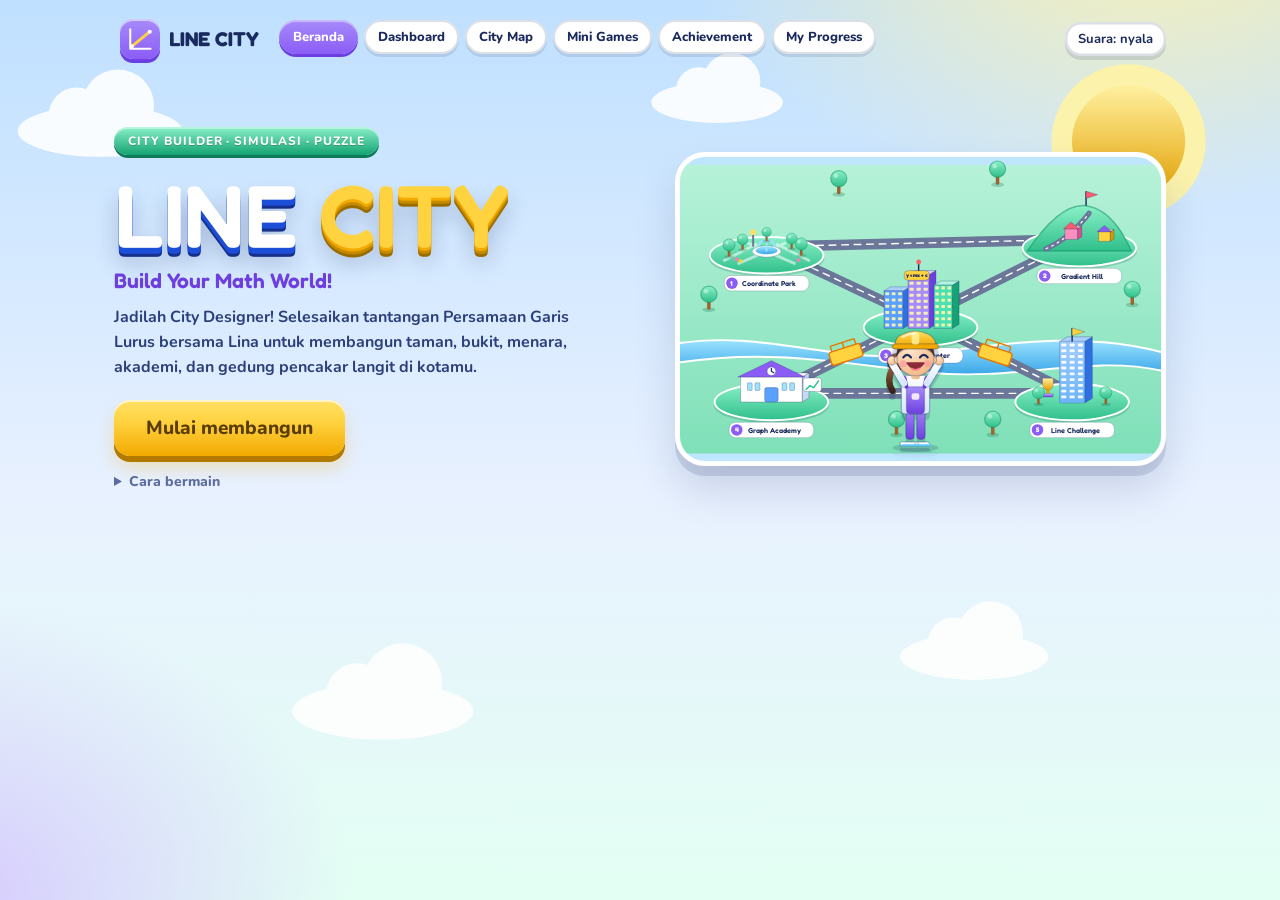
<file: line-city.html>
<!doctype html>
<html lang="id"><meta charset="utf-8"><meta name="viewport" content="width=device-width,initial-scale=1">
<title>LINE CITY - Build Your Math World</title>
<link rel="preconnect" href="https://fonts.googleapis.com"><link href="https://fonts.googleapis.com/css2?family=Fredoka:wght@500;600;700&family=Nunito:wght@600;700;800&display=swap" rel="stylesheet">
<style>
:root{--ink:#1b2a5e;--mu:#5d6c9c;--bg:#e8f1ff;--blue:#3b82f6;--blue2:#1d4ed8;--sky:#5cc8ff;--pur:#8b5cf6;--pur2:#6d3fe0;--mint:#34d399;--mint2:#14a373;--sun:#ffd23f;--sun2:#f2a900;--pink:#ff7eb6;--tom:#ff5d6c;--ok:#22c58b;--bad:#ff4d6d;--edge:#1b2a5e26;--head:'Fredoka',system-ui,sans-serif;--body:'Nunito',system-ui,sans-serif}
*{box-sizing:border-box;margin:0}
html,body{background:var(--bg);color:var(--ink);font-family:var(--body);font-weight:700;min-height:100%;-webkit-text-size-adjust:100%}
body{overflow-x:hidden}
.sky{position:fixed;inset:0;z-index:0;background:radial-gradient(800px 500px at 90% -10%,#fff3b0,transparent 60%),radial-gradient(700px 500px at -5% 100%,#d6c8ff,transparent 60%),linear-gradient(180deg,#bfe0ff,#e8f1ff 55%,#e3fff3)}
.sky svg{position:absolute;inset:0;width:100%;height:100%}
.wrap{position:relative;z-index:1;max-width:1080px;margin:0 auto;padding:12px 14px 40px}
.top{display:flex;align-items:center;gap:12px;padding:4px 0 12px;flex-wrap:wrap}
.brand{display:flex;align-items:center;gap:9px;font:700 20px var(--head);cursor:pointer;background:none;border:0;color:var(--ink)}
.logo{width:40px;height:40px;border-radius:13px;background:linear-gradient(180deg,#a78bfa,var(--pur));display:grid;place-items:center;box-shadow:0 4px 0 var(--pur2),inset 0 2px 0 #ffffff88}.logo svg{width:26px;height:26px}
.nav{display:flex;gap:6px;flex:1;overflow-x:auto;padding:4px 2px 8px;scrollbar-width:none;min-width:0}.nav::-webkit-scrollbar{display:none}
.nav button{flex:none;font:800 13px var(--body);color:var(--ink);background:#fff;border:0;border-radius:99px;padding:8px 14px;cursor:pointer;box-shadow:0 3px 0 #1b2a5e1f,inset 0 0 0 2px var(--edge)}
.nav button.on{background:linear-gradient(180deg,#a78bfa,var(--pur));color:#fff;box-shadow:0 3px 0 var(--pur2),inset 0 2px 0 #ffffff66}
h1,h2,h3{font-family:var(--head);line-height:1.1;font-weight:600}
.btn{font:800 16px var(--body);border:0;border-radius:16px;padding:12px 20px;cursor:pointer;color:#fff;text-shadow:0 2px 0 #0003;background:linear-gradient(180deg,#ffe066,var(--sun) 40%,var(--sun2));color:#5a3d00;text-shadow:none;box-shadow:0 6px 0 #b27a00,0 12px 18px #f2a90044,inset 0 2px 0 #ffffffaa;transition:transform .12s,filter .12s}
.btn:hover{transform:translateY(-2px);filter:brightness(1.05)}.btn:active{transform:translateY(4px);box-shadow:0 2px 0 #b27a00,inset 0 2px 0 #ffffffaa}
.btn.big{padding:15px 32px;font-size:19px}.btn.sm{padding:8px 13px;font-size:13px}
.btn.bl{color:#fff;text-shadow:0 2px 0 #0003;background:linear-gradient(180deg,#7cb4ff,var(--blue) 55%,var(--blue2));box-shadow:0 6px 0 #1739a0,0 12px 18px #3b82f644,inset 0 2px 0 #ffffff88}
.btn.mt{color:#fff;text-shadow:0 2px 0 #0003;background:linear-gradient(180deg,#8af0c8,var(--mint) 55%,var(--mint2));box-shadow:0 6px 0 #0c7a58,inset 0 2px 0 #ffffff88}
.btn.ghost{background:#fff;color:var(--ink);text-shadow:none;box-shadow:0 5px 0 #1b2a5e22,inset 0 0 0 2.5px var(--edge)}.btn.sm.ghost{box-shadow:0 4px 0 #1b2a5e22,inset 0 0 0 2.5px var(--edge)}
.btn:disabled{opacity:.45;cursor:not-allowed;transform:none}
:focus-visible{outline:3px solid var(--pur);outline-offset:2px}
.glass{background:#fff;border:3px solid #fff;border-radius:22px;box-shadow:0 7px 0 #1b2a5e1c,0 16px 30px #1b2a5e14,inset 0 0 0 2px #1b2a5e10}
.pad{padding:16px}
.tag{display:inline-block;font:800 12px var(--body);letter-spacing:.08em;text-transform:uppercase;color:#fff;background:linear-gradient(180deg,#8af0c8,var(--mint2));border-radius:99px;padding:6px 14px;box-shadow:0 3px 0 #0c7a58,inset 0 2px 0 #ffffff66;text-shadow:0 1px 0 #0003}
.land{display:grid;grid-template-columns:1.05fr .95fr;gap:18px;align-items:center;min-height:470px}
.land h1{font-size:clamp(50px,9vw,88px);margin:12px 0 4px;color:#fff;text-shadow:0 3px 0 var(--blue2),0 6px 0 var(--blue2),0 9px 0 #14308a,0 14px 22px #1b2a5e44}
.land h1 span{color:var(--sun);text-shadow:0 3px 0 var(--sun2),0 6px 0 #c58b00,0 9px 0 #9a6c00,0 14px 22px #1b2a5e44}
.sub{font:600 21px var(--head);color:var(--pur2)}.land p{margin:12px 0 20px;color:#2c3f7a;max-width:480px;line-height:1.55}
.how{margin-top:16px;color:var(--mu);font-size:14px;max-width:480px}.how summary{cursor:pointer;font-weight:800}.how ul{padding-left:20px;margin-top:8px;line-height:1.55}
.hero{position:relative;aspect-ratio:1/.92;border-radius:30px;overflow:hidden;box-shadow:0 10px 0 #1b2a5e22,0 24px 40px #1b2a5e26;border:5px solid #fff;background:#bfe6ff}.hero>svg{position:absolute;inset:0;width:100%;height:100%}.hero .ch{position:absolute;left:41%;bottom:1%;width:16%;filter:drop-shadow(0 6px 0 #1b2a5e33);animation:fl 5s ease-in-out infinite}
@keyframes fl{50%{transform:translateY(-8px)}}
.av{width:64px;height:64px;flex:none;border-radius:50%;box-shadow:0 0 0 4px #fff,0 5px 0 4px #1b2a5e22;overflow:hidden;background:#fff}.av svg{display:block;width:100%;height:100%}
.prof{max-width:560px;margin:10px auto;padding:22px}.prof h2{font-size:30px;margin-bottom:6px}
.field{display:block;margin:14px 0 6px;font-size:14px;color:var(--mu)}.inp{width:100%;font:800 18px var(--body);padding:12px 14px;border-radius:15px;border:0;background:#f1f6ff;color:var(--ink);box-shadow:inset 0 3px 5px #1b2a5e22,inset 0 0 0 2.5px var(--edge)}
.avs{display:grid;grid-template-columns:repeat(6,1fr);gap:8px;margin:8px 0 18px}.avs button{border:0;background:none;padding:3px;border-radius:50%;cursor:pointer}.avs button .av{width:100%;height:auto;aspect-ratio:1;box-shadow:0 0 0 3px #fff,0 3px 0 3px #1b2a5e22}.avs button.on .av{box-shadow:0 0 0 3px #fff,0 0 0 7px var(--pur),0 3px 0 7px var(--pur2)}
.dh{display:flex;align-items:center;gap:14px;padding:16px;flex-wrap:wrap}.dh h2{font-size:26px}.dh .sm{margin-top:3px}
.sm{font-size:13px;color:var(--mu);font-weight:700}
.stats{display:grid;grid-template-columns:repeat(4,1fr);gap:12px;margin:14px 0}
.stat{padding:14px;text-align:center}.stat b{display:block;font:700 30px var(--head);margin-top:2px}.stat .ic{width:40px;height:40px;margin:0 auto}.stat .ic svg{width:100%;height:100%;filter:drop-shadow(0 3px 0 #1b2a5e22)}
.bar{height:16px;border-radius:9px;background:#e9efff;box-shadow:inset 0 2px 3px #1b2a5e33;overflow:hidden;border:2px solid #fff}.bar i{display:block;height:100%;background:linear-gradient(180deg,#9cf0d2,var(--mint) 60%,var(--mint2));border-radius:9px;transition:width .5s}.bar.pu i{background:linear-gradient(180deg,#c4b0ff,var(--pur) 60%,var(--pur2))}
.tiles{display:grid;grid-template-columns:repeat(4,1fr);gap:12px;margin-top:14px}.tile2{padding:14px;text-align:left;cursor:pointer;border:0;font-family:var(--body);color:var(--ink);border-radius:20px;background:#fff;box-shadow:0 6px 0 #1b2a5e22;transition:transform .15s}.tile2:hover{transform:translateY(-4px)}.tile2 b{display:block;font:600 18px var(--head);margin:6px 0 2px}.tile2 span{font-size:12.5px;color:var(--mu)}.tile2 .ic{width:46px;height:46px}.tile2 .ic svg{width:100%;height:100%}
.pg h2{font-size:30px;margin:4px 0 4px}.pg>.sm{margin-bottom:12px}
.mapbox{border-radius:26px;overflow:hidden;border:4px solid #fff;box-shadow:0 8px 0 #1b2a5e22,0 18px 30px #1b2a5e14;background:#9be8c4}.mapbox svg{display:block;width:100%;height:auto}
.zone{cursor:pointer}.zone:hover .zart{transform:translateY(-4px)}.zart{transition:transform .2s;transform-box:fill-box}.zone.lock{cursor:not-allowed}
.chips{display:flex;gap:8px;flex-wrap:wrap}.chip{background:#fff;border-radius:99px;padding:6px 13px;font:800 13px var(--body);box-shadow:0 3px 0 #1b2a5e1c,inset 0 0 0 2px var(--edge)}
.alist{display:grid;grid-template-columns:repeat(5,1fr);gap:10px;margin-top:14px}.ac{padding:10px;border-radius:18px;background:#fff;box-shadow:0 5px 0 #1b2a5e20;text-align:left;border:0;cursor:pointer;font-family:var(--body);color:var(--ink)}.ac .n{font:700 12px var(--head);color:var(--pur2);letter-spacing:.08em}.ac h3{font-size:16px;margin:2px 0}.ac .s{font-size:12.5px;color:var(--mu)}.ac.lock{filter:grayscale(.7);opacity:.7;cursor:not-allowed}.ac.cur{box-shadow:0 0 0 3px var(--sun),0 5px 0 3px #f2a90077}
.brief{padding:16px}.brief h2{font-size:28px}.goals{display:flex;gap:10px;flex-wrap:wrap;margin:12px 0}.goals div{flex:1;min-width:90px;background:#f1f6ff;border-radius:16px;padding:8px 10px;text-align:center;box-shadow:inset 0 0 0 2.5px var(--edge)}.goals b{display:block;font:700 24px var(--head);color:var(--pur2)}.goals span{font-size:12px;color:var(--mu)}
.hud{display:flex;flex-wrap:wrap;align-items:center;gap:10px;padding:10px 12px;margin-bottom:12px}.hud .nm{font:600 17px var(--head);flex:1;min-width:150px}.hud .nm small{display:block;font:700 12px var(--body);color:var(--mu)}
.hud .it{display:flex;align-items:center;gap:5px;font:800 15px var(--body);background:#fff4d6;border-radius:12px;padding:6px 10px;box-shadow:inset 0 -3px 0 #ffd23f66}.hud .it svg{width:18px;height:18px}.hud .tm.low{color:var(--bad);animation:bl 1s infinite}@keyframes bl{50%{opacity:.5}}
.stage{position:relative;border-radius:26px;overflow:hidden;border:4px solid #fff;background:#fbfdff;box-shadow:0 8px 0 #1b2a5e22,0 18px 30px #1b2a5e14}
.scene{display:block;width:100%;height:230px}
.track{display:flex;align-items:center;justify-content:center;padding:12px 14px 4px}
.nd{width:34px;height:34px;border-radius:50%;display:grid;place-items:center;font:800 14px var(--body);background:#fff;color:var(--mu);flex:none;box-shadow:0 3px 0 #1b2a5e22,inset 0 0 0 2.5px var(--edge)}
.nd.on{background:radial-gradient(circle at 35% 30%,#8af0b0,var(--ok));color:#fff;box-shadow:0 3px 0 #168a5d,inset 0 2px 0 #ffffff88}.nd.cur{background:#fff3c4;color:#b27a00;box-shadow:0 0 0 4px #ffd23f88,inset 0 0 0 2.5px var(--sun2)}
.ln{height:5px;flex:1;max-width:44px;background:#1b2a5e18;border-radius:3px}.ln.on{background:var(--ok)}
.say{display:flex;gap:12px;align-items:center;padding:12px 16px}.say .bub{background:#fff;border-radius:18px;padding:11px 15px;font-size:14.5px;line-height:1.45;box-shadow:0 4px 0 #1b2a5e1c,inset 0 0 0 2.5px var(--edge)}
.qcard{margin:0 14px 16px;background:#fff;border-radius:22px;padding:16px;box-shadow:0 6px 0 #1b2a5e1c,inset 0 0 0 3px #5cc8ff}
.qtop{display:flex;justify-content:space-between;align-items:center;margin-bottom:6px;gap:8px}.qtag{font:700 12px var(--head);letter-spacing:.08em;text-transform:uppercase;color:#fff;background:var(--pur);padding:3px 10px;border-radius:99px}
.qtext{font:700 17px/1.5 var(--body);margin:6px 0 10px}.qfig{display:flex;justify-content:center;margin:4px 0}
.opts{display:grid;gap:9px}.opts.two{grid-template-columns:1fr 1fr}
.opt{font:800 16px var(--body);color:var(--ink);text-align:center;padding:13px;border-radius:15px;border:0;background:linear-gradient(180deg,#fff,#eef3ff);cursor:pointer;box-shadow:0 5px 0 #1b2a5e26,inset 0 0 0 2.5px var(--edge)}
.opt:hover:not(:disabled){transform:translateY(-2px);box-shadow:0 7px 0 #1b2a5e26,inset 0 0 0 2.5px var(--blue)}.opt:active:not(:disabled){transform:translateY(3px)}
.opt.ok{background:linear-gradient(180deg,#d9fbe8,#b4f0cf);box-shadow:0 5px 0 #1c8a5266,inset 0 0 0 2.5px var(--ok)}.opt.no{background:linear-gradient(180deg,#ffe3e8,#ffc7d1);box-shadow:0 5px 0 #d9355566,inset 0 0 0 2.5px var(--bad)}.opt:disabled{cursor:default}
.inrow{display:flex;gap:8px;align-items:center}.inrow input{flex:1;font:800 20px var(--body);padding:12px 14px;border-radius:15px;border:0;background:#f1f6ff;color:var(--ink);min-width:0;box-shadow:inset 0 3px 5px #1b2a5e22,inset 0 0 0 2.5px var(--edge)}.inrow .u{color:var(--mu);font-weight:800}
.fb{margin-top:12px;border-radius:15px;padding:10px 13px;font-size:14.5px;line-height:1.5;background:#f1f6ff;box-shadow:inset 0 0 0 2.5px var(--edge)}.fb.ok{background:#e2fbee;box-shadow:inset 0 0 0 2.5px #22c58b88}.fb.no{background:#fff0f3;box-shadow:inset 0 0 0 2.5px #ff4d6d77}.fb b{color:var(--pur2)}
.qnext{margin-top:12px;display:flex;justify-content:flex-end;gap:8px}
.pl{display:block;width:100%;max-width:380px;aspect-ratio:1;margin:0 auto;border-radius:16px;background:#fff;box-shadow:0 0 0 3px #fff,0 0 0 5px #1b2a5e1f;touch-action:none;user-select:none}.pl.mini{max-width:120px}.pl.act{cursor:crosshair}
.rd{text-align:center;font:600 18px var(--head);color:var(--pur2);margin:8px 0;min-height:26px}
.sl{display:grid;grid-template-columns:auto 1fr auto;gap:10px;align-items:center;margin:8px 0}.sl label{font:700 16px var(--head);min-width:70px}.sl output{font:700 16px var(--head);min-width:48px;text-align:right;color:var(--pur2)}
input[type=range]{width:100%;accent-color:#8b5cf6;height:30px}
.mt2{display:grid;grid-template-columns:1fr 1fr;gap:10px 14px}.mi{border:0;background:#f1f6ff;border-radius:16px;padding:8px;cursor:pointer;display:grid;place-items:center;min-height:58px;font:800 16px var(--body);color:var(--ink);box-shadow:0 4px 0 #1b2a5e22,inset 0 0 0 2.5px var(--edge)}.mi.sel{box-shadow:0 4px 0 var(--pur2),inset 0 0 0 3px var(--pur);background:#efe9ff}.mi.done{background:#d9fbe8;box-shadow:inset 0 0 0 2.5px var(--ok);cursor:default}.mi.shk{animation:shk .3s}
@keyframes shk{25%{transform:translateX(-5px)}75%{transform:translateX(5px)}}
.eqrow{display:flex;gap:8px;flex-wrap:wrap;align-items:center;justify-content:center;font:600 26px var(--head);margin:10px 0}
.slot{min-width:52px;height:48px;border-radius:13px;background:#f1f6ff;box-shadow:inset 0 3px 5px #1b2a5e22,inset 0 0 0 2.5px var(--pur);display:grid;place-items:center;padding:0 8px;cursor:pointer}.slot.hv{background:#efe9ff}
.bank{display:flex;gap:9px;flex-wrap:wrap;justify-content:center;margin:10px 0;min-height:52px}.tl{min-width:52px;height:48px;border:0;border-radius:13px;font:700 22px var(--head);color:#fff;background:linear-gradient(180deg,#a78bfa,var(--pur));box-shadow:0 5px 0 var(--pur2),inset 0 2px 0 #ffffff66;cursor:grab;touch-action:none;padding:0 10px}.tl.in{background:linear-gradient(180deg,#7cb4ff,var(--blue));box-shadow:0 3px 0 var(--blue2)}.tl.gh{position:fixed;z-index:50;pointer-events:none;opacity:.9;transform:translate(-50%,-50%) scale(1.1)}
.res{text-align:center;padding:26px 16px}.res h2{font-size:34px;margin:6px 0}.res .rch{width:140px;margin:0 auto -6px;filter:drop-shadow(0 6px 0 #1b2a5e26)}.stars{font-size:44px;color:var(--sun);letter-spacing:6px;margin:8px 0;text-shadow:0 3px 0 var(--sun2)}.stars .o{color:#1b2a5e22;text-shadow:none}
.rows{display:grid;gap:6px;max-width:340px;margin:14px auto;text-align:left}.rows div{display:flex;justify-content:space-between;background:#f1f6ff;border-radius:13px;padding:9px 13px}.rows .t{background:#fff0bf;box-shadow:inset 0 0 0 2.5px var(--sun)}.acts{display:flex;gap:10px;justify-content:center;flex-wrap:wrap;margin-top:14px}
.badges{display:grid;grid-template-columns:repeat(4,1fr);gap:12px}.bdg{padding:14px 10px;border-radius:20px;background:#fff;text-align:center;box-shadow:0 5px 0 #1b2a5e20}.bdg .ic{width:56px;height:56px;margin:0 auto 6px}.bdg .ic svg{width:100%;height:100%}.bdg b{display:block;font:600 15px var(--head)}.bdg span{font-size:12px;color:var(--mu)}.bdg.off{filter:grayscale(1);opacity:.5}
.prow{display:grid;grid-template-columns:150px 1fr 90px;gap:12px;align-items:center;padding:10px 0;border-bottom:2px dashed #1b2a5e18}.prow:last-child{border:0}.prow b{font:600 16px var(--head)}
.lcard{padding:16px;margin-bottom:14px}.lcard h3{font-size:22px;margin-bottom:6px}.lcard p{line-height:1.55;margin:6px 0}.lcard .two{display:grid;grid-template-columns:1fr 1fr;gap:16px;align-items:start}
.step{background:#f1f6ff;border-radius:14px;padding:9px 13px;margin:7px 0;font-size:15px;line-height:1.5;box-shadow:inset 0 0 0 2.5px var(--edge)}.step.ok{background:#e2fbee}
.mini-top{display:flex;gap:14px;align-items:center;justify-content:space-between;flex-wrap:wrap;margin-bottom:8px}.mini-top b{font:700 22px var(--head)}
.mgrid{display:grid;grid-template-columns:1fr 1fr;gap:14px}.mg{padding:16px}.mg h3{font-size:22px;margin:4px 0}
@media(max-width:900px){.tiles,.stats{grid-template-columns:1fr 1fr}.alist{grid-template-columns:1fr 1fr}.badges{grid-template-columns:1fr 1fr 1fr}}
@media(max-width:700px){.land{grid-template-columns:1fr;min-height:0}.hero{order:-1}.lcard .two,.mgrid{grid-template-columns:1fr}.prow{grid-template-columns:1fr}.badges{grid-template-columns:1fr 1fr}.top{gap:6px}}
@media(max-width:600px){.scene{height:auto;aspect-ratio:560/190}.avs{grid-template-columns:repeat(3,1fr)}}
@media(prefers-reduced-motion:reduce){*{animation:none!important;transition:none!important}}
</style>
<div class="sky" id="sky" aria-hidden="true"></div>
<div class="wrap">
  <header class="top">
    <button class="brand" id="bHome" type="button" aria-label="Beranda LINE CITY"><span class="logo" id="logo" aria-hidden="true"></span>LINE CITY</button>
    <nav class="nav" id="nav" aria-label="Menu"></nav>
    <button class="btn ghost sm" id="bSound" type="button" aria-pressed="true">Suara: nyala</button>
  </header>
  <main id="main">
    <section id="sLand"></section><section id="sProf" hidden></section><section id="sDash" hidden></section>
    <section id="sMap" hidden></section><section id="sPlay" hidden></section><section id="sMini" hidden></section><section id="sAch" hidden></section><section id="sProg" hidden></section><section id="sRes" hidden></section>
  </main>
</div>
<script>
(() => {
'use strict'
const $ = s => document.querySelector(s), $$ = s => [...document.querySelectorAll(s)]
const rnd = (a, b) => a + Math.floor(Math.random() * (b - a + 1)), pick = a => a[rnd(0, a.length - 1)]
const shuffle = a => { a = a.slice(); for (let i = a.length - 1; i > 0; i--) { const j = rnd(0, i);[a[i], a[j]] = [a[j], a[i]] } return a }
let U = 0; const uid = () => 'u' + (++U)
const KEY = 'mq_line_city_v1'
const ang = v => v < 0 ? '−' + (-v) : String(v)
const gcd = (a, b) => b ? gcd(b, a % b) : Math.abs(a)
const fr = (n, d = 1) => { if (d < 0) { n = -n; d = -d } const g = gcd(n, d) || 1; n /= g; d /= g; return d === 1 ? ang(n) : `${n < 0 ? '−' : ''}${Math.abs(n)}/${d}` }
const mx = (n, d) => { if (n === 0) return ''; const s = n < 0 ? '−' : '', a = Math.abs(n); return d === 1 ? (a === 1 ? s + 'x' : s + a + 'x') : (a === 1 ? `${s}x/${d}` : `${s}${a}x/${d}`) }
const eq = (n, d, c) => { const g = gcd(n, d) || 1; n /= g; d /= g; if (d < 0) { n = -n; d = -d } const m = mx(n, d); return !m ? `y = ${ang(c)}` : `y = ${m}${c === 0 ? '' : c > 0 ? ' + ' + c : ' − ' + (-c)}` }
const rp = n => 'Rp' + String(Math.round(n)).replace(/\B(?=(\d{3})+(?!\d))/g, '.')
const clamp = (v, a, b) => Math.max(a, Math.min(b, v))
const NAMA = ['', 'Coordinate Park', 'Gradient Hill', 'Equation Center', 'Graph Academy', 'Line Challenge']

/* ---------- state ---------- */
const S0 = () => ({ name: '', av: 0, best: {}, unlocked: 1, coins2: 0, mxp: 0, learn: {}, mini: {}, tot: { ok: 0, no: 0 } })
let S = S0()
try { const j = JSON.parse(localStorage.getItem(KEY)); if (j && j.best) S = Object.assign(S0(), j) } catch (e) {}
const save = () => { try { localStorage.setItem(KEY, JSON.stringify(S)) } catch (e) {} }
const ping = m => { try { if (parent !== window) parent.postMessage({ mq: 'linecity', ...m }, '*') } catch (e) {} }
let sound = true, ac
const beep = (f, d = .12, t = 'sine') => { if (!sound) return; try { ac = ac || new (window.AudioContext || window.webkitAudioContext)(); const o = ac.createOscillator(), g = ac.createGain(); o.type = t; o.frequency.value = f; g.gain.value = .05; g.gain.exponentialRampToValueAtTime(.001, ac.currentTime + d); o.connect(g); g.connect(ac.destination); o.start(); o.stop(ac.currentTime + d) } catch (e) {} }
const sfx = { ok: () => { beep(660); setTimeout(() => beep(880), 90) }, no: () => beep(180, .22, 'sawtooth'), win: () => [523, 659, 784, 1046].forEach((f, i) => setTimeout(() => beep(f, .18), i * 110)), tap: () => beep(520, .05) }
const totals = () => { let score = 0, cr = 0, st = 0, done = 0, mis = 0; for (let i = 1; i <= 5; i++) { const b = S.best[i]; if (b) { done++; score += b.score; cr += b.crystals; st += b.stars; mis += b.mistakes } } return { score, cr, st, done, mis } }
const xpOf = () => { const T = totals(); return Math.round(T.score / 10) + S.mxp }
const LV_XP = 150
const lvlOf = () => 1 + Math.floor(xpOf() / LV_XP)
const coinsOf = () => totals().cr * 5 + S.coins2
const RANK = ['Magang Kota', 'Tukang Garis', 'Arsitek Muda', 'Perancang Kota', 'Insinyur Garis', 'Walikota Line City']
const rankOf = () => RANK[Math.min(RANK.length - 1, Math.floor((lvlOf() - 1) / 2))]

/* ---------- visual: 3D cartoon ---------- */
const G = (id, a, b, rad = true) => rad ? `<radialGradient id="${id}" cx=".35" cy=".3" r=".85"><stop offset="0" stop-color="${a}"/><stop offset="1" stop-color="${b}"/></radialGradient>` : `<linearGradient id="${id}" x1="0" y1="0" x2="0" y2="1"><stop offset="0" stop-color="${a}"/><stop offset="1" stop-color="${b}"/></linearGradient>`
document.body.insertAdjacentHTML('afterbegin', `<svg width="0" height="0" style="position:absolute" aria-hidden="true"><defs>${[
  G('gSkin', '#ffe6c9', '#f0b27e'), G('gShirt', '#ffffff', '#d6e6ff', false), G('gHair', '#8a5a3c', '#3a2214', false), G('gOver', '#a78bfa', '#6d3fe0', false), G('gHat', '#ffe066', '#f2a900', false),
  G('gCoin', '#fff4b0', '#f2a900'), G('gStar', '#fff3a0', '#ffb300'), G('gBlue', '#8fc3ff', '#2f6fe0', false), G('gMint', '#9cf0d2', '#14a373', false), G('gPur', '#c4b0ff', '#6d3fe0', false), G('gYel', '#fff0a0', '#e3a100', false),
  G('gPink', '#ffc4de', '#ff5fa2', false), G('gGrass', '#8af0c8', '#2fbf8a', false), G('gGrey', '#8591b3', '#4d5a80', false), G('gWater', '#9be3ff', '#3aa6e8', false), G('gGlass', '#d6f1ff', '#7cc4f5', false)].join('')}</defs></svg>`)
const O = '#1b2a5e', OS = `stroke="${O}" stroke-opacity=".28" stroke-width="2" stroke-linejoin="round"`
const ico = {
  coin: `<circle cx="32" cy="32" r="25" fill="url(#gCoin)" ${OS}/><circle cx="32" cy="32" r="18" fill="none" stroke="#c58b00" stroke-width="3" opacity=".6"/><text x="32" y="40" text-anchor="middle" font-family="Fredoka,sans-serif" font-weight="700" font-size="24" fill="#a36f00">$</text><ellipse cx="22" cy="20" rx="6" ry="3.5" fill="#fff" opacity=".7" transform="rotate(-35 22 20)"/>`,
  star: `<path d="M32 5l8.500 17.500 19 2.500-14 13 3.800 19L32 48.500 14.700 57l3.800-19-14-13 19-2.500z" fill="url(#gStar)" ${OS}/><path d="M26 18l-4 8" stroke="#fff" stroke-width="4" stroke-linecap="round" opacity=".7"/>`,
  xp: `<path d="M36 4L12 36h16l-4 24 28-34H36z" fill="url(#gPur)" ${OS}/><path d="M33 12l-10 18" stroke="#fff" stroke-width="3.500" stroke-linecap="round" opacity=".6"/>`,
  lvl: `<path d="M32 4l24 10v20c0 14-10 22-24 28C18 56 8 48 8 34V14z" fill="url(#gBlue)" ${OS}/><path d="M32 14l14 6v12c0 8-6 13-14 16-8-3-14-8-14-16V20z" fill="#fff" opacity=".25"/><path d="M24 34l6 6 11-13" stroke="#fff" stroke-width="5" fill="none" stroke-linecap="round" stroke-linejoin="round"/>`,
  prog: `<rect x="6" y="36" width="12" height="22" rx="3" fill="url(#gMint)" ${OS}/><rect x="24" y="22" width="12" height="36" rx="3" fill="url(#gBlue)" ${OS}/><rect x="42" y="8" width="12" height="50" rx="3" fill="url(#gPur)" ${OS}/>`,
  map: `<path d="M6 14l16-6 20 6 16-6v42l-16 6-20-6-16 6z" fill="url(#gMint)" ${OS}/><path d="M22 8v42M42 14v42" stroke="#fff" stroke-width="3" opacity=".6"/><circle cx="34" cy="30" r="6" fill="#ff5d6c" stroke="#fff" stroke-width="2.500"/>`,
  book: `<rect x="10" y="8" width="42" height="48" rx="5" fill="url(#gBlue)" ${OS}/><rect x="10" y="8" width="8" height="48" rx="3" fill="#1d4ed8"/><rect x="24" y="18" width="20" height="13" rx="3" fill="#fff" opacity=".9"/><path d="M24 38h18M24 44h12" stroke="#fff" stroke-width="3" stroke-linecap="round" opacity=".8"/>`,
  game: `<rect x="6" y="18" width="52" height="30" rx="14" fill="url(#gPur)" ${OS}/><path d="M20 26v14M13 33h14" stroke="#fff" stroke-width="4.500" stroke-linecap="round"/><circle cx="42" cy="30" r="4" fill="#ffd23f"/><circle cx="50" cy="37" r="4" fill="#5cc8ff"/>`,
  trophy: `<path d="M18 8h28v16c0 9-6 15-14 15s-14-6-14-15z" fill="url(#gYel)" ${OS}/><path d="M18 12H8c0 10 4 16 12 17M46 12h10c0 10-4 16-12 17" fill="none" stroke="#e3a100" stroke-width="4"/><rect x="28" y="38" width="8" height="10" fill="#e3a100"/><rect x="18" y="48" width="28" height="9" rx="3" fill="url(#gPur)" ${OS}/>`,
  heart: '<path d="M32 56S6 40 6 22a14 14 0 0 1 26-7 14 14 0 0 1 26 7c0 18-26 34-26 34z" fill="#ff4d6d" stroke="#b81f3d" stroke-width="3"/><ellipse cx="20" cy="20" rx="5" ry="3.5" fill="#fff" opacity=".7"/>',
  clock: '<circle cx="32" cy="34" r="24" fill="#fff" stroke="#e57a00" stroke-width="6"/><path d="M32 20v15l9 6" stroke="#e57a00" stroke-width="6" fill="none" stroke-linecap="round"/>',
  line: `<path d="M8 56V8M8 56h50" stroke="#fff" stroke-width="5" stroke-linecap="round" fill="none"/><path d="M12 50L56 14" stroke="#ffd23f" stroke-width="7" stroke-linecap="round"/><circle cx="12" cy="50" r="5" fill="#fff"/><circle cx="56" cy="14" r="5" fill="#fff"/>`,
  lock: `<rect x="14" y="28" width="36" height="28" rx="6" fill="url(#gCoin)" ${OS}/><path d="M22 28v-8a10 10 0 0 1 20 0v8" fill="none" stroke="#8a95b0" stroke-width="6" stroke-linecap="round"/><circle cx="32" cy="42" r="4" fill="#a36f00"/>`
}
const ic = (k, cls = '') => `<svg viewBox="0 0 64 64" class="${cls}" aria-hidden="true">${ico[k]}</svg>`
const medal = (sym, c1 = 'gBlue') => `<svg viewBox="0 0 64 64" aria-hidden="true"><path d="M20 4h10l4 18H24zM34 4h10l-8 18h-8z" fill="#ff5d6c" ${OS}/><circle cx="32" cy="38" r="22" fill="url(#gYel)" ${OS}/><circle cx="32" cy="38" r="16" fill="url(#${c1})" ${OS}/>${sym}</svg>`
const W = t => `<text x="32" y="46" text-anchor="middle" font-family="Fredoka,sans-serif" font-weight="700" font-size="22" fill="#fff">${t}</text>`
$('#logo').innerHTML = ic('line')

/* karakter pemandu: Lina, desainer kota SMP */
const guideG = mood => {
  const arm = (d, hx, hy) => `<path d="${d}" stroke="${O}" stroke-opacity=".2" stroke-width="13" stroke-linecap="round" fill="none" transform="translate(0 1.5)"/><path d="${d}" stroke="url(#gShirt)" stroke-width="11" stroke-linecap="round" fill="none"/><circle cx="${hx}" cy="${hy}" r="7" fill="url(#gSkin)" ${OS}/>`
  const arms = { smile: arm('M42 92L34 124', 34, 126) + arm('M78 92L98 70', 100, 66), cheer: arm('M42 92L24 62', 23, 57) + arm('M78 92L96 62', 97, 57), think: arm('M42 92L34 124', 34, 126) + arm('M78 92L90 114L70 80', 70, 76), sad: arm('M42 92L36 126', 36, 128) + arm('M78 92L84 126', 84, 128) }[mood]
  const eyes = mood === 'cheer' ? `<path d="M41 52q6-8 12 0M67 52q6-8 12 0" stroke="${O}" stroke-width="3.5" fill="none" stroke-linecap="round"/>` : [47, 73].map(x => `<ellipse cx="${x}" cy="52" rx="6.5" ry="8" fill="#fff" ${OS}/><circle cx="${x + (mood === 'think' ? 2 : 0)}" cy="${mood === 'think' ? 50 : mood === 'sad' ? 55 : 53}" r="4.6" fill="${O}"/><circle cx="${x + 1.5}" cy="${mood === 'sad' ? 53 : 50.5}" r="1.6" fill="#fff"/>`).join('')
  const brow = mood === 'sad' ? `<path d="M40 43l12 4M80 43l-12 4" stroke="#3a2214" stroke-width="3" stroke-linecap="round"/>` : mood === 'think' ? `<path d="M40 43h12M68 40l12-2" stroke="#3a2214" stroke-width="3" stroke-linecap="round"/>` : ''
  const mouth = { smile: `<path d="M50 63q10 10 20 0z" fill="#8a2a3a" stroke="#8a2a3a" stroke-width="2.5" stroke-linejoin="round"/>`, cheer: `<path d="M47 61q13 18 26 0z" fill="#8a2a3a" stroke="#8a2a3a" stroke-width="2.5" stroke-linejoin="round"/><path d="M53 69q7 5 14 0" stroke="#ff7a8a" stroke-width="3" fill="none"/>`, think: `<path d="M54 66q6 2 14-2" stroke="#8a2a3a" stroke-width="3" fill="none" stroke-linecap="round"/>`, sad: `<path d="M51 68q9-8 18 0" stroke="#8a2a3a" stroke-width="3" fill="none" stroke-linecap="round"/>` }[mood]
  return `<ellipse cx="60" cy="193" rx="36" ry="6" fill="${O}" opacity=".18"/>
  <circle cx="30" cy="60" r="14" fill="url(#gHair)" ${OS}/><path d="M24 70q-10 18 0 34" stroke="url(#gHair)" stroke-width="10" stroke-linecap="round" fill="none"/>
  <rect x="45" y="128" width="13" height="52" rx="6" fill="url(#gOver)" ${OS}/><rect x="62" y="128" width="13" height="52" rx="6" fill="url(#gOver)" ${OS}/>
  <path d="M41 184h19a4 4 0 0 1 4 6H38a3 3 0 0 1 3-6zM60 184h19a4 4 0 0 1 3 6H59z" fill="#fff" ${OS}/><path d="M38 189h26M58 189h26" stroke="#5cc8ff" stroke-width="3"/>
  <path d="M38 88q0-8 10-8h24q10 0 10 8v46a6 6 0 0 1-6 6H44a6 6 0 0 1-6-6z" fill="url(#gShirt)" ${OS}/>
  <path d="M46 98h28v36a6 6 0 0 1-6 6H52a6 6 0 0 1-6-6z" fill="url(#gOver)" ${OS}/><path d="M46 98l-3-14M74 98l3-14" stroke="#6d3fe0" stroke-width="6" stroke-linecap="round"/><rect x="54" y="108" width="12" height="10" rx="3" fill="#fff" opacity=".85"/>
  ${arms}
  <rect x="53" y="72" width="14" height="14" rx="5" fill="url(#gSkin)"/>
  <circle cx="33" cy="56" r="6" fill="url(#gSkin)" ${OS}/><circle cx="87" cy="56" r="6" fill="url(#gSkin)" ${OS}/>
  <circle cx="60" cy="52" r="29" fill="url(#gSkin)" ${OS}/>
  <path d="M31 50C30 28 46 22 60 22s30 6 29 28c-5-10-14-14-29-14S36 40 31 50z" fill="url(#gHair)" ${OS}/>
  <path d="M28 34q0-14 12-18Q60 6 80 16q12 6 12 18z" fill="url(#gHat)" ${OS}/><rect x="24" y="31" width="72" height="8" rx="4" fill="#f2a900" ${OS}/><rect x="54" y="12" width="12" height="20" rx="5" fill="#fff3a0" opacity=".8"/><path d="M40 20q8-5 18-5" stroke="#fff" stroke-opacity=".6" stroke-width="3.5" stroke-linecap="round" fill="none"/>
  <circle cx="41" cy="62" r="5.5" fill="#ff8aa0" opacity=".55"/><circle cx="79" cy="62" r="5.5" fill="#ff8aa0" opacity=".55"/>
  ${brow}${eyes}${mouth}${mood === 'sad' ? '<path d="M88 44q4 7 0 10q-4-3 0-10z" fill="#7be0ff" stroke="#1aa6dc" stroke-width="1.5"/>' : ''}`
}
const guideSVG = (mood, cls = '') => `<svg viewBox="0 0 120 200" class="${cls}" role="img" aria-label="Lina, desainer kota pemandu permainan">${guideG(mood)}</svg>`
const headSVG = mood => `<svg viewBox="22 6 76 76" aria-hidden="true"><rect x="0" y="0" width="120" height="100" fill="#bfe6ff"/>${guideG(mood)}</svg>`
function react(mood) { const a = $('#av'), s = $('#stu'); if (a) a.innerHTML = headSVG(mood); if (s) s.innerHTML = guideG(mood) }
/* avatar pemain */
const SKIN = ['#ffe0c2', '#f5c28f', '#d9a066', '#a86f45', '#ffd9b8', '#e8b88a'], HAIR = ['#2a1a12', '#5a3a22', '#161616', '#b8742c', '#3a2a6a', '#7a2a2a'], BG = ['#bfe6ff', '#d6c8ff', '#c8f5e3', '#fff0a8', '#ffd3e6', '#ffe0c2']
const avatarSVG = i => {
  const sk = SKIN[i], hr = HAIR[i], st = i
  const hair = [`<path d="M26 52C24 26 40 20 50 20s26 6 24 32c-4-10-12-14-24-14S30 42 26 52z" fill="${hr}"/>`, `<path d="M26 52C24 26 40 20 50 20s26 6 24 32c-4-10-12-14-24-14S30 42 26 52z" fill="${hr}"/><circle cx="76" cy="40" r="9" fill="${hr}"/>`, `<g fill="${hr}"><circle cx="30" cy="40" r="11"/><circle cx="42" cy="28" r="12"/><circle cx="58" cy="28" r="12"/><circle cx="70" cy="40" r="11"/></g>`, `<path d="M26 50C26 28 40 24 50 24s24 4 24 26z" fill="${hr}"/><path d="M22 44h56a8 8 0 0 0-8-10H30a8 8 0 0 0-8 10z" fill="#ff5d6c"/><rect x="60" y="40" width="22" height="7" rx="3.500" fill="#d93a3a"/>`, `<path d="M26 52C24 26 40 20 50 20s26 6 24 32c-4-10-12-14-24-14S30 42 26 52z" fill="${hr}"/><rect x="26" y="34" width="48" height="7" rx="3.500" fill="#8b5cf6"/>`, `<path d="M26 50C24 28 40 22 50 22s26 6 24 28c-4-8-12-12-24-12S30 42 26 50z" fill="${hr}"/>`][st]
  const gl = st === 5 ? `<g fill="none" stroke="#1b2a5e" stroke-width="2.500"><circle cx="40" cy="54" r="8"/><circle cx="60" cy="54" r="8"/><path d="M48 54h4"/></g>` : ''
  return `<svg viewBox="0 0 100 100" aria-hidden="true"><rect width="100" height="100" fill="${BG[i]}"/><path d="M18 100q0-22 32-22t32 22z" fill="#8b5cf6"/><rect x="43" y="68" width="14" height="14" fill="${sk}"/><circle cx="50" cy="54" r="26" fill="${sk}" stroke="#1b2a5e" stroke-opacity=".2" stroke-width="2"/>${hair}<circle cx="40" cy="54" r="3.600" fill="#1b2a5e"/><circle cx="60" cy="54" r="3.600" fill="#1b2a5e"/><circle cx="41" cy="52.800" r="1.200" fill="#fff"/><circle cx="61" cy="52.800" r="1.200" fill="#fff"/><circle cx="34" cy="63" r="4" fill="#ff8aa0" opacity=".5"/><circle cx="66" cy="63" r="4" fill="#ff8aa0" opacity=".5"/><path d="M43 66q7 7 14 0" stroke="#8a2a3a" stroke-width="2.800" fill="none" stroke-linecap="round"/>${gl}</svg>`
}

/* ---------- bidang koordinat ---------- */
const lineEnds = (m, c, r, s) => { const N = (2 * r + 2) * s, h = N / 2, x1 = -r - 1, x2 = r + 1; return [h + x1 * s, h - (m * x1 + c) * s, h + x2 * s, h - (m * x2 + c) * s] }
const plane = (o = {}) => {
  const r = o.r || 6, s = o.s || (o.mini ? 30 : 22), N = (2 * r + 2) * s, h = N / 2, X = x => h + x * s, Y = y => h - y * s, id = uid()
  let g = ''
  for (let i = -r; i <= r; i++) g += `<path d="M${X(i)} ${Y(-r)}V${Y(r)}M${X(-r)} ${Y(i)}H${X(r)}" stroke="${i ? '#c9d6f5' : '#1b2a5e'}" stroke-width="${i ? 1 : 2.2}"/>`
  g += `<path d="M${X(r) + 2} ${h - 5}l9 5-9 5zM${h - 5} ${Y(r) - 2}l5-9 5 9z" fill="#1b2a5e"/><text x="${X(r) + 4}" y="${h + 20}" font-family="Fredoka,sans-serif" font-size="12" fill="#1b2a5e">x</text><text x="${h + 12}" y="${Y(r) - 2}" font-family="Fredoka,sans-serif" font-size="12" fill="#1b2a5e">y</text>`
  if (!o.mini) for (let i = -r; i <= r; i++) if (i) g += `<text x="${X(i)}" y="${h + 13}" text-anchor="middle" font-family="Nunito,sans-serif" font-size="9" font-weight="800" fill="#5d6c9c">${ang(i)}</text><text x="${h - 5}" y="${Y(i) + 3}" text-anchor="end" font-family="Nunito,sans-serif" font-size="9" font-weight="800" fill="#5d6c9c">${ang(i)}</text>`
  const lines = (o.lines || []).map(l => { const [a, b, c, d] = lineEnds(l.m, l.c, r, s); return `<line x1="${a}" y1="${b}" x2="${c}" y2="${d}" stroke="${l.col || '#8b5cf6'}" stroke-width="${o.mini ? 4 : 4.5}" stroke-linecap="round" clip-path="url(#${id})"/>` }).join('')
  const live = o.live ? (() => { const [a, b, c, d] = lineEnds(o.live.m, o.live.c, r, s); return `<line id="lv" x1="${a}" y1="${b}" x2="${c}" y2="${d}" stroke="#8b5cf6" stroke-width="4.5" stroke-linecap="round" clip-path="url(#${id})"/>` })() : ''
  const pts = (o.pts || []).map(p => `<circle cx="${X(p.x)}" cy="${Y(p.y)}" r="${p.ring ? 8 : 6.5}" fill="${p.ring ? 'none' : (p.col || '#ff5d6c')}" stroke="${p.ring ? '#22c58b' : '#fff'}" stroke-width="${p.ring ? 3 : 2.5}"/>${p.l ? `<text x="${X(p.x) + 9}" y="${Y(p.y) - 8}" font-family="Fredoka,sans-serif" font-weight="600" font-size="13" fill="#1b2a5e" stroke="#fff" stroke-width="3" paint-order="stroke">${p.l}</text>` : ''}`).join('')
  return `<svg class="pl${o.mini ? ' mini' : ''}${o.act ? ' act' : ''}" data-r="${r}" data-s="${s}" viewBox="0 0 ${N} ${N}" role="img" aria-label="${o.label || 'Bidang koordinat'}"><defs><clipPath id="${id}"><rect x="${X(-r) - 4}" y="${Y(r) - 4}" width="${2 * r * s + 8}" height="${2 * r * s + 8}"/></clipPath></defs><rect width="${N}" height="${N}" rx="16" fill="#fff"/>${g}${lines}${live}${pts}<g id="mkg">${o.mk || ''}</g></svg>`
}
const gridPt = (svg, ev) => { const b = svg.getBoundingClientRect(), r = +svg.dataset.r, s = +svg.dataset.s, N = (2 * r + 2) * s, k = N / b.width; return { x: clamp(Math.round(((ev.clientX - b.left) * k - N / 2) / s), -r, r), y: clamp(Math.round((N / 2 - (ev.clientY - b.top) * k) / s), -r, r) } }
const mk = (svg, p, col = '#ff9f1c') => { const r = +svg.dataset.r, s = +svg.dataset.s, h = (2 * r + 2) * s / 2; svg.querySelector('#mkg').innerHTML = `<circle cx="${h + p.x * s}" cy="${h - p.y * s}" r="9" fill="${col}" stroke="#fff" stroke-width="3"/><circle cx="${h + p.x * s}" cy="${h - p.y * s}" r="15" fill="none" stroke="${col}" stroke-opacity=".4" stroke-width="3"/>` }
const setLive = (svg, m, c) => { const r = +svg.dataset.r, s = +svg.dataset.s, e = lineEnds(m, c, r, s), l = svg.querySelector('#lv'); ['x1', 'y1', 'x2', 'y2'].forEach((k, i) => l.setAttribute(k, e[i])) }

/* ---------- bangunan 3D ---------- */
const CL = { blue: ['#5aa0ff', '#2f6fe0', '#a9d0ff'], pur: ['#a78bfa', '#6d3fe0', '#d9ccff'], mint: ['#4de0b0', '#14a373', '#b0f7e0'], yel: ['#ffd23f', '#d99a00', '#fff0a0'], pink: ['#ff8ec0', '#d94d8c', '#ffc4de'], wht: ['#ffffff', '#c9d6f5', '#ffffff'], red: ['#ff6b6b', '#c93a3a', '#ffb0b0'], grey: ['#9aa6c8', '#6b7799', '#c9d2ea'] }
const box3 = (x, y, w, h, d, c) => { const [f, s, t] = CL[c] || CL.blue; return `<path d="M${x + w} ${y}l${d} ${-d * .6}v${h}l${-d} ${d * .6}z" fill="${s}" ${OS}/><path d="M${x} ${y}l${d} ${-d * .6}h${w}l${-d} ${d * .6}z" fill="${t}" ${OS}/><rect x="${x}" y="${y}" width="${w}" height="${h}" fill="${f}" ${OS}/>` }
const wins = (x, y, w, h, cols, rows, col = '#fff6b0') => { let o = ''; const gw = w / cols, gh = h / rows; for (let r = 0; r < rows; r++) for (let c = 0; c < cols; c++) o += `<rect x="${x + c * gw + gw * .2}" y="${y + r * gh + gh * .2}" width="${gw * .6}" height="${gh * .5}" rx="1.500" fill="${col}" opacity=".9"/>`; return o }
const tree = (x, y, k = 1) => `<g transform="translate(${x} ${y}) scale(${k})"><ellipse cx="0" cy="1" rx="11" ry="4" fill="#0b6a4a" opacity=".25"/><rect x="-3" y="-14" width="6" height="15" rx="2" fill="#a0622d"/><circle cx="0" cy="-26" r="14" fill="url(#gGrass)" stroke="#138a5e" stroke-opacity=".5" stroke-width="2"/><circle cx="-5" cy="-31" r="4" fill="#fff" opacity=".4"/></g>`
const crane = (x, y) => `<g transform="translate(${x} ${y})" stroke="#e57a00" stroke-width="3" fill="none"><path d="M0 0V-74M-6 0V-74M0 -70l30-5h-50" /><path d="M24 -74v22" stroke="#1b2a5e" stroke-width="2"/><rect x="18" y="-52" width="12" height="9" rx="2" fill="#ffd23f" stroke="#e57a00"/><path d="M-6 -60h6M-6 -45h6M-6 -30h6M-6 -15h6" stroke-width="2"/></g>`
const fence = (x, w) => { let o = ''; for (let i = 0; i < w; i += 14) o += `<rect x="${x + i}" y="22" width="10" height="26" fill="${(i / 14) % 2 ? '#fff' : '#ff9f1c'}" stroke="#e57a00" stroke-opacity=".5" stroke-width="1.500"/>`; return o }
/* area di peta: n = 1..5, st = 0 terkunci, 1 sedang dibangun, 2 selesai */
const zoneArt = (n, st) => {
  const pad = `<ellipse cx="0" cy="44" rx="120" ry="38" fill="#0b6a4a" opacity=".22"/><ellipse cx="0" cy="38" rx="118" ry="38" fill="url(#gGrass)" stroke="#fff" stroke-width="4"/>`
  const full = st === 2, lock = st === 0
  let a = ''
  if (lock) a = fence(-50, 100) + crane(70, 40) + box3(-40, 0, 60, 24, 12, 'grey')
  else if (n === 1) a = `<path d="M-90 50L-20 14M90 50L20 14M-60 56L40 12M60 56L-40 12" stroke="#fff" stroke-width="6" opacity=".55"/><ellipse cx="0" cy="30" rx="30" ry="12" fill="#fff" ${OS}/><ellipse cx="0" cy="28" rx="23" ry="8" fill="url(#gWater)"/><path d="M0 28V0M0 8q-14-2-16 10M0 8q14-2 16 10" stroke="#9be3ff" stroke-width="4" fill="none" stroke-linecap="round"/>${tree(-78, 40, .9)}${tree(72, 38, .9)}${full ? tree(-50, 26, .8) + tree(52, 24, .8) + tree(0, 8, .7) + `<g><rect x="-30" y="-6" width="4" height="26" fill="#6b7799"/><circle cx="-28" cy="-10" r="6" fill="#ffe066"/></g><circle cx="-62" cy="46" r="4" fill="#ff7eb6"/><circle cx="-54" cy="50" r="4" fill="#ffd23f"/><circle cx="66" cy="48" r="4" fill="#ff7eb6"/>` : ''}`
  else if (n === 2) a = `<path d="M-108 44Q-40 -56 14 -50Q70 -42 108 44Z" fill="url(#gGrass)" stroke="#138a5e" stroke-opacity=".5" stroke-width="3"/><path d="M-70 40Q-20 18 20 -34" stroke="#6b7799" stroke-width="11" fill="none" stroke-linecap="round"/><path d="M-70 40Q-20 18 20 -34" stroke="#fff" stroke-width="2.500" stroke-dasharray="6 7" fill="none"/>${box3(-30, -2, 26, 22, 9, 'pink')}<path d="M-33 -2l16-14 16 14z" fill="#ff5d6c" ${OS}/>${full ? `${box3(40, 4, 24, 20, 8, 'yel')}<path d="M37 4l15-13 15 13z" fill="#8b5cf6" ${OS}/><path d="M14 -50V-80" stroke="#1b2a5e" stroke-width="3"/><path d="M14 -80l24 7-24 8z" fill="#ff5d6c" ${OS}/>` : crane(60, 36)}`
  else if (n === 3) { const k = full ? 1 : .5; a = box3(-76, 40 - 78 * k, 40, 78 * k, 14, 'blue') + wins(-76, 40 - 78 * k, 40, 78 * k, 3, Math.round(6 * k)) + box3(-26, 40 - 112 * k, 44, 112 * k, 14, 'pur') + wins(-26, 40 - 112 * k, 44, 112 * k, 3, Math.round(9 * k)) + box3(28, 40 - 90 * k, 38, 90 * k, 14, 'mint') + wins(28, 40 - 90 * k, 38, 90 * k, 3, Math.round(7 * k)) + (full ? `<path d="M-4 -72V-96" stroke="#1b2a5e" stroke-width="3"/><circle cx="-4" cy="-98" r="5" fill="#ff5d6c"/><rect x="-64" y="-52" width="52" height="20" rx="8" fill="#ffd23f" ${OS} transform="translate(30 -28)"/><text x="-8" y="-66" text-anchor="middle" font-family="Fredoka,sans-serif" font-weight="700" font-size="11" fill="#1b2a5e">y = mx + c</text>` : crane(86, 40)) }
  else if (n === 4) a = box3(-64, -14, 128, 52, 14, 'wht') + `<path d="M-70 -14l70-34 70 34z" fill="#8b5cf6" ${OS}/><rect x="-14" y="8" width="28" height="30" rx="4" fill="#5aa0ff" ${OS}/>${[-50, -34, 22, 38].map(x => `<rect x="${x}" y="-2" width="10" height="16" rx="2" fill="#9be3ff" ${OS}/>`).join('')}<circle cx="0" cy="-26" r="9" fill="#fff" ${OS}/><path d="M0 -26v-6M0 -26l5 3" stroke="#1b2a5e" stroke-width="2.500" stroke-linecap="round"/>${full ? `<rect x="-52" y="-66" width="0" height="0"/><g transform="translate(70 8)"><rect x="-4" y="-20" width="38" height="28" rx="5" fill="#fff" ${OS}/><path d="M2 4L10 -4L18 0L28 -14" stroke="#22c58b" stroke-width="3" fill="none" stroke-linecap="round"/></g>` : crane(86, 40)}`
  else a = box3(-26, -88, 52, 128, 16, 'blue') + `<rect x="-26" y="-88" width="52" height="128" fill="url(#gGlass)" opacity=".55"/>` + wins(-26, -86, 52, 120, 3, 10, '#ffffff') + (full ? `<path d="M0 -88V-116" stroke="#1b2a5e" stroke-width="3"/><path d="M0 -116l26 8-26 8z" fill="#ffd23f" ${OS}/><g transform="translate(-76 -18) scale(.8)"><path d="M18 8h28v16c0 9-6 15-14 15s-14-6-14-15z" fill="url(#gYel)" ${OS}/><rect x="28" y="38" width="8" height="10" fill="#e3a100"/><rect x="18" y="48" width="28" height="9" rx="3" fill="url(#gPur)" ${OS}/></g>${tree(-70, 42, .9)}${tree(70, 42, .9)}` : crane(70, 40) + `<rect x="-70" y="14" width="40" height="26" fill="#e9efff" ${OS}/>`)
  return `<g class="zart" ${lock ? 'style="filter:grayscale(.75) opacity(.85)"' : ''}>${pad}${a}</g>`
}
const ZPOS = [[0, 0], [180, 150], [830, 135], [500, 300], [190, 455], [815, 455]]
const cityMap = (F = 0) => {
  const un = n => F || n <= S.unlocked, dn = n => F ? true : !!S.best[n], stt = n => dn(n) ? 2 : un(n) ? 1 : 0
  const road = (a, b, on) => { const [x1, y1] = ZPOS[a], [x2, y2] = ZPOS[b]; return `<path d="M${x1} ${y1 + 20}L${x2} ${y2 + 20}" stroke="${on ? '#6b7799' : '#b9c4e0'}" stroke-width="22" stroke-linecap="round"/>${on ? `<path d="M${x1} ${y1 + 20}L${x2} ${y2 + 20}" stroke="#fff" stroke-width="3" stroke-dasharray="14 12" stroke-linecap="round"/>` : ''}` }
  const bridge = (x, y, on, ang = 0) => `<g transform="translate(${x} ${y}) rotate(${ang})" opacity="${on ? 1 : .35}"><rect x="-34" y="-14" width="68" height="28" rx="6" fill="#ffd23f" stroke="#e57a00" stroke-width="3"/><path d="M-26 -14v-12M0 -14v-12M26 -14v-12M-26 -26h52" stroke="#e57a00" stroke-width="3" fill="none"/></g>`
  let o = `<svg viewBox="0 0 1000 600" aria-label="Peta Line City"><defs><linearGradient id="mg" x1="0" y1="0" x2="0" y2="1"><stop offset="0" stop-color="#b6f2d8"/><stop offset="1" stop-color="#7fe0b8"/></linearGradient></defs><rect width="1000" height="600" fill="url(#mg)"/>`
  o += `<path d="M-10 372C180 340 330 420 520 392S860 350 1010 392V430C860 392 700 450 520 432S190 380 -10 412Z" fill="url(#gWater)" stroke="#fff" stroke-width="4"/>`
  o += road(1, 3, un(3)) + road(2, 3, un(3)) + road(3, 4, un(4)) + road(3, 5, un(5)) + road(1, 2, un(2)) + road(4, 5, un(5))
  o += bridge(345, 394, un(4), -18) + bridge(655, 395, un(5), 18)
  for (const [x, y] of [[60, 300], [940, 290], [450, 560], [650, 560], [330, 60], [660, 40]]) o += tree(x, y, 1.2)
  for (let n = 1; n <= 5; n++) { const [x, y] = ZPOS[n], s = stt(n), b = F ? null : S.best[n]
    o += `<g class="zone${s ? '' : ' lock'}" data-n="${n}" transform="translate(${x} ${y})" role="button" tabindex="0" aria-label="${NAMA[n]}${s === 0 ? ', terkunci' : s === 2 ? ', selesai' : ', sedang dibangun'}">${zoneArt(n, s)}<g transform="translate(0 96)"><rect x="-88" y="-16" width="176" height="32" rx="14" fill="#fff" stroke="#1b2a5e" stroke-opacity=".2" stroke-width="2"/><circle cx="-72" cy="0" r="12" fill="${s === 0 ? '#9aa6c8' : '#8b5cf6'}"/><text x="-72" y="5" text-anchor="middle" font-family="Fredoka,sans-serif" font-weight="700" font-size="14" fill="#fff">${n}</text><text x="6" y="5.500" text-anchor="middle" font-family="Fredoka,sans-serif" font-weight="600" font-size="15" fill="#1b2a5e">${NAMA[n]}</text></g>${b ? `<g transform="translate(0 124)">${[0, 1, 2].map(i => `<path transform="translate(${(i - 1) * 26 - 11} -12) scale(.34)" d="M32 5l8.500 17.500 19 2.500-14 13 3.800 19L32 48.500 14.700 57l3.800-19-14-13 19-2.500z" fill="${i < b.stars ? '#ffc400' : '#c9d2ea'}" stroke="#fff" stroke-width="3"/>`).join('')}</g>` : ''}${s === 0 ? `<g transform="translate(0 -10)"><circle r="20" fill="#fff" stroke="#1b2a5e" stroke-opacity=".2" stroke-width="2"/><g transform="translate(-14 -14) scale(.44)">${ico.lock}</g></g>` : ''}</g>`
  }
  return o + '</svg>'
}
/* ---------- adegan di ruang permainan ---------- */
const scene = (n, c = 0, need = 5, mood = 'smile') => {
  const f = Math.min(1, c / need), mob = innerWidth < 600, id = uid()
  const K = Math.round(f * 8)
  const FG = [
    `<path d="M120 150L560 150" stroke="#fff" stroke-width="0"/>${Array.from({ length: 6 }, (_, i) => { const x = 150 + i * 72, on = i < Math.round(f * 6); return `<g opacity="${on ? 1 : .2}">${tree(x, 128, .85)}</g>` }).join('')}<ellipse cx="480" cy="118" rx="52" ry="16" fill="#fff" ${OS}/><ellipse cx="480" cy="116" rx="40" ry="11" fill="url(#gWater)" opacity="${.3 + .7 * f}"/><path d="M480 116V82" stroke="#9be3ff" stroke-width="5" stroke-linecap="round" opacity="${f >= 1 ? 1 : .2}"/>`,
    `<path d="M120 148Q250 150 340 90Q400 40 540 38V148Z" fill="url(#gGrass)" ${OS}/><path d="M130 142Q260 140 350 84Q410 44 540 42" stroke="#6b7799" stroke-width="10" fill="none" stroke-linecap="round"/>${[[200, 128, 'pink'], [290, 104, 'yel'], [380, 66, 'mint'], [470, 48, 'blue']].map(([x, y, c2], i) => `<g opacity="${i < Math.round(f * 4) ? 1 : .2}">${box3(x - 14, y - 22, 28, 22, 9, c2)}<path d="M${x - 17} ${y - 22}l17-14 17 14z" fill="#ff5d6c" ${OS}/></g>`).join('')}<path d="M520 42V8" stroke="#1b2a5e" stroke-width="3"/><path d="M520 8l26 8-26 8z" fill="#ffd23f" ${OS} opacity="${f >= 1 ? 1 : .2}"/>`,
    `${box3(240, 128 - K * 12, 70, K * 12 || 2, 20, 'pur')}${wins(240, 128 - K * 12, 70, K * 12 || 2, 3, Math.max(K, 1))}${crane(400, 130)}${K >= 8 ? `<path d="M275 24V4" stroke="#1b2a5e" stroke-width="3"/><circle cx="275" cy="2" r="5" fill="#ff5d6c"/>` : ''}${box3(150, 100, 40, 28, 12, 'blue')}${box3(460, 96, 44, 32, 12, 'mint')}`,
    `<path d="M120 130H560" stroke="#6b7799" stroke-width="0"/><rect x="120" y="136" width="440" height="40" fill="url(#gWater)"/>${Array.from({ length: 6 }, (_, i) => { const x = 150 + i * 62, on = i < Math.round(f * 6); return `<g opacity="${on ? 1 : .15}">${box3(x, 108, 54, 14, 12, 'yel')}<rect x="${x + 6}" y="122" width="10" height="26" fill="#a0622d"/><rect x="${x + 38}" y="122" width="10" height="26" fill="#a0622d"/></g>` }).join('')}<g transform="translate(120 98)"><rect x="-4" y="-20" width="40" height="30" rx="5" fill="#fff" ${OS}/><path d="M2 4L10 -4L20 -2L30 -14" stroke="#22c58b" stroke-width="3" fill="none" stroke-linecap="round"/></g>`,
    `${box3(250, 128 - 20 - K * 11, 60, 20 + K * 11, 18, 'blue')}${wins(250, 128 - K * 11 - 14, 60, K * 11 + 10, 3, Math.max(K, 1) + 1, '#fff')}${box3(170, 100, 44, 28, 12, 'pur')}${box3(380, 88, 50, 40, 14, 'mint')}${K >= 8 ? `<path d="M280 20V-6" stroke="#1b2a5e" stroke-width="3"/><path d="M280 -6l24 8-24 8z" fill="#ffd23f" ${OS}/>${[[210, 40, '#ff5d6c'], [340, 30, '#ffd23f'], [440, 50, '#5cc8ff'], [150, 60, '#8b5cf6']].map(([x, y, col]) => `<g stroke="${col}" stroke-width="3" stroke-linecap="round">${Array.from({ length: 8 }, (_, i) => `<path d="M${x} ${y}l${Math.cos(i * .785) * 16} ${Math.sin(i * .785) * 16}"/>`).join('')}</g>`).join('')}` : ''}`
  ][n - 1]
  return `<svg class="scene" viewBox="${mob ? '0 0 560 190' : '-120 0 800 190'}" preserveAspectRatio="xMidYMid slice" aria-hidden="true"><defs><linearGradient id="${id}" x1="0" y1="0" x2="0" y2="1"><stop offset="0" stop-color="#bfe6ff"/><stop offset="1" stop-color="#e3fff3"/></linearGradient></defs><rect x="-120" width="800" height="190" fill="url(#${id})"/><g fill="#fff" opacity=".9"><ellipse cx="60" cy="30" rx="34" ry="11"/><ellipse cx="80" cy="24" rx="20" ry="12"/><ellipse cx="400" cy="22" rx="30" ry="10"/><ellipse cx="420" cy="16" rx="18" ry="11"/></g><rect x="-120" y="140" width="800" height="50" fill="url(#gGrass)"/><rect x="-120" y="140" width="800" height="6" fill="#fff" opacity=".5"/><g id="stu" transform="translate(12 44) scale(.76)">${guideG(mood)}</g>${FG}</svg>`
}

/* ---------- generator soal ---------- */
const mkMC = o => ({ type: 'mc', ...o }), mkNum = o => ({ type: 'num', ...o })
const pairS = (a, b) => `(${ang(a)}, ${ang(b)})`
const ptsOn = (m, c, xs) => xs.map(x => ({ x, y: m * x + c }))
const dec = v => String(Math.round(v * 100) / 100).replace('.', ',').replace('-', '−')
const eqD = (m, c) => `y = ${m === 0 ? '' : (m === 1 ? '' : m === -1 ? '−' : dec(m)) + 'x'}${c === 0 ? (m === 0 ? '0' : '') : m === 0 ? dec(c) : c > 0 ? ' + ' + dec(c) : ' − ' + dec(-c)}`
const SL = [[1, 1], [2, 1], [3, 1], [-1, 1], [-2, 1], [-3, 1], [1, 2], [-1, 2], [3, 2], [-3, 2], [2, 3], [-2, 3]] // [dy,dx]
const twoPts = () => { for (;;) { const [dy, dx] = pick(SL), x1 = rnd(-5, 5), y1 = rnd(-5, 5), x2 = x1 + dx * pick([1, 2]), y2 = y1 + dy * (x2 - x1) / dx; if (Math.abs(x2) <= 5 && Math.abs(y2) <= 5 && Number.isInteger(y2) && x2 !== x1) return { x1, y1, x2, y2, dy: (y2 - y1), dx: (x2 - x1) } } }
const eqOpts = (m, c) => { const set = [[m, c], [-m, c], [m, -c], [m, c + pick([1, -1, 2, -2])]], seen = new Set(), out = []; for (const [a, b] of set) { const t = eq(a, 1, b); if (!seen.has(t)) { seen.add(t); out.push({ t, v: [a, 1, b], ok: out.length === 0 }) } } while (out.length < 4) { const b = c + rnd(-4, 4), t = eq(m, 1, b); if (!seen.has(t)) { seen.add(t); out.push({ t, v: [m, 1, b], ok: false }) } } return shuffle(out) }


/* tambahan: bentuk umum dan garis sejajar sumbu */
const gGeneral = () => { const q = pick([1, 2, 3]), t = pick([1, 2, 3, 4]), k = pick([-4, -3, -2, -1, 1, 2, 3, 4]), p = q * t, m = -t, r = q * k
  const txt = `${p}x + ${q === 1 ? '' : q}y ${r > 0 ? '−' : '+'} ${Math.abs(r)} = 0`
  return mkMC({ tag: 'Bentuk umum', text: `Jalan lurus dinyatakan oleh <b>${txt}</b>. Bentuk y = mx + c dari persamaan itu adalah ...`, opts: eqOpts(m, k), hint: 'Pindahkan suku x dan konstanta ke ruas kanan, lalu bagi kedua ruas dengan koefisien y.', exp: `${q === 1 ? '' : q}y = ${m === -1 ? '−' : ang(-p)}x ${r > 0 ? '+' : '−'} ${Math.abs(r)}${q === 1 ? '' : `, bagi ${q}`}. Hasilnya <b>${eq(m, 1, k)}</b>, jadi gradien ${ang(m)} dan titik potong sumbu-y ${ang(k)}.` }) }
const gAxis = () => { const v = Math.random() < .5, k = pick([-4, -3, -2, 2, 3, 4, 5]), L = v ? `x = ${ang(k)}` : `y = ${ang(k)}`
  const good = v ? 'Sejajar sumbu-y, gradien tidak terdefinisi' : 'Sejajar sumbu-x, gradien 0'
  const all = ['Sejajar sumbu-y, gradien tidak terdefinisi', 'Sejajar sumbu-x, gradien 0', 'Sejajar sumbu-y, gradien 0', 'Sejajar sumbu-x, gradien tidak terdefinisi']
  return mkMC({ tag: 'Garis sejajar sumbu', text: `Sebuah jalan lurus memiliki persamaan <b>${L}</b>. Pernyataan yang benar tentang jalan itu adalah ...`, opts: shuffle(all).map(t => ({ t, ok: t === good })), hint: v ? 'Semua titik pada garis ini memiliki x yang sama, jadi garis tegak lurus sumbu-x (berdiri tegak).' : 'Semua titik pada garis ini memiliki y yang sama, jadi garis mendatar.', exp: v ? `Pada ${L} semua titik berabsis ${ang(k)}, garis berdiri tegak sejajar sumbu-y. Perubahan x = 0, sehingga m = Δy/0 <b>tidak terdefinisi</b>.` : `Pada ${L} semua titik berordinat ${ang(k)}, garis mendatar sejajar sumbu-x. Perubahan y = 0, sehingga m = <b>0</b>.` }) }
/* Area 1: Coordinate Park */
const gReadPt = () => { let x, y; do { x = rnd(-5, 5); y = rnd(-5, 5) } while (!x || !y || Math.abs(x) === Math.abs(y))
  return mkMC({ tag: 'Baca koordinat', fig: plane({ pts: [{ x, y, l: 'A' }] }), text: 'Titik <b>A</b> adalah lokasi taman bermain. Berapa koordinat titik A?', opts: shuffle([[x, y], [y, x], [-x, y], [x, -y]].map(([a, b], i) => ({ t: pairS(a, b), ok: i === 0 }))), hint: 'Mulai dari titik asal: geser ke kanan/kiri sebanyak x, lalu naik/turun sebanyak y. Koordinat ditulis (x, y).', exp: `Dari titik asal, A berada ${Math.abs(x)} satuan ke ${x > 0 ? 'kanan' : 'kiri'} dan ${Math.abs(y)} satuan ${y > 0 ? 'ke atas' : 'ke bawah'}. Jadi A = <b>${pairS(x, y)}</b>.` }) }
const gPlot = () => { const x = rnd(-5, 5), y = rnd(-5, 5)
  return { type: 'plot', tag: 'Letakkan titik', text: `Tanam sebuah pohon di titik <b>${pairS(x, y)}</b>. Ketuk atau seret penanda ke titik itu, lalu tekan Pasang.`, plane: {}, t: { x, y }, hint: `Geser ${Math.abs(x)} satuan ${x >= 0 ? 'ke kanan' : 'ke kiri'} dari titik asal, lalu ${Math.abs(y)} satuan ${y >= 0 ? 'ke atas' : 'ke bawah'}.`, exp: `Titik ${pairS(x, y)} berada ${x === 0 ? 'pada sumbu-y' : Math.abs(x) + ' satuan ' + (x > 0 ? 'di kanan' : 'di kiri') + ' sumbu-y'} dan ${y === 0 ? 'pada sumbu-x' : Math.abs(y) + ' satuan ' + (y > 0 ? 'di atas' : 'di bawah') + ' sumbu-x'}.` } }
const gQuad = () => { let x, y; do { x = rnd(-9, 9); y = rnd(-9, 9) } while (!x || !y)
  const q = x > 0 && y > 0 ? 0 : x < 0 && y > 0 ? 1 : x < 0 && y < 0 ? 2 : 3, N = ['I', 'II', 'III', 'IV']
  return mkMC({ tag: 'Kuadran', text: `Titik <b>P${pairS(x, y)}</b> terletak di ...`, opts: N.map((n, i) => ({ t: 'Kuadran ' + n, ok: i === q })), hint: 'Kuadran I (+,+), II (−,+), III (−,−), IV (+,−). Lihat tanda x dan y.', exp: `x ${x > 0 ? 'positif' : 'negatif'} dan y ${y > 0 ? 'positif' : 'negatif'}, sehingga P berada di <b>kuadran ${N[q]}</b>.` }) }
const gReflect = () => { const a = pick([-4, -3, -2, 2, 3, 4]), b = pick([-4, -3, -2, 2, 3, 4]), m = rnd(0, 2), nm = ['sumbu-x', 'sumbu-y', 'titik asal O(0, 0)'][m], t = [{ x: a, y: -b }, { x: -a, y: b }, { x: -a, y: -b }][m]
  return { type: 'plot', tag: 'Pencerminan', text: `Titik <b>A${pairS(a, b)}</b> dicerminkan terhadap <b>${nm}</b>. Letakkan titik bayangannya A'.`, plane: { pts: [{ x: a, y: b, l: 'A', col: '#8b5cf6' }] }, t, hint: m === 0 ? 'Pencerminan terhadap sumbu-x: x tetap, y berubah tanda.' : m === 1 ? 'Pencerminan terhadap sumbu-y: y tetap, x berubah tanda.' : 'Pencerminan terhadap titik asal: x dan y sama-sama berubah tanda.', exp: `Bayangan A terhadap ${nm} adalah A'${pairS(t.x, t.y)}.` } }
const gRect = () => { let a, c, b, d; do { a = rnd(-5, 5); c = rnd(-5, 5) } while (a === c); do { b = rnd(-5, 5); d = rnd(-5, 5) } while (b === d)
  return { type: 'plot', tag: 'Lahan persegi panjang', text: `Tiga sudut lahan taman berbentuk persegi panjang ABCD adalah <b>A${pairS(a, b)}</b>, <b>B${pairS(c, b)}</b>, dan <b>C${pairS(c, d)}</b>. Letakkan titik <b>D</b>.`, plane: { pts: [{ x: a, y: b, l: 'A', col: '#8b5cf6' }, { x: c, y: b, l: 'B', col: '#8b5cf6' }, { x: c, y: d, l: 'C', col: '#8b5cf6' }] }, t: { x: a, y: d }, hint: 'Pada persegi panjang yang sisinya sejajar sumbu, D berada satu garis vertikal dengan A dan satu garis horizontal dengan C.', exp: `D sejajar A (x = ${ang(a)}) dan sejajar C (y = ${ang(d)}), sehingga D = <b>${pairS(a, d)}</b>.` } }

/* Area 2: Gradient Hill */
const gSlopeGraph = () => { const p = twoPts(), m = p.dy / p.dx, c = p.y1 - m * p.x1
  return mkNum({ tag: 'Gradien dari grafik', frac: true, fig: plane({ lines: [{ m, c }], pts: [{ x: p.x1, y: p.y1, l: 'P' }, { x: p.x2, y: p.y2, l: 'Q' }] }), text: 'Jalan di bukit digambarkan oleh garis di atas dan melalui titik P dan Q. Berapa gradien jalan tersebut?', ans: m, hint: 'Gradien = naik ÷ geser mendatar. Hitung selisih y dan selisih x antara P dan Q.', exp: `P${pairS(p.x1, p.y1)}, Q${pairS(p.x2, p.y2)}: m = (${ang(p.y2)} − ${ang(p.y1)}) ÷ (${ang(p.x2)} − ${ang(p.x1)}) = ${ang(p.dy)}/${ang(p.dx)} = <b>${fr(p.dy, p.dx)}</b>.`, unit: '' }) }
const gSlope2Pts = () => { const p = twoPts(), m = p.dy / p.dx
  return mkNum({ tag: 'Gradien dua titik', frac: true, text: `Sebuah jalan melalui titik <b>A${pairS(p.x1, p.y1)}</b> dan <b>B${pairS(p.x2, p.y2)}</b>. Tentukan gradien garis AB.`, ans: m, hint: 'm = (y₂ − y₁) ÷ (x₂ − x₁). Jaga urutan: kurangi titik kedua dengan titik pertama pada x dan y.', exp: `m = (${ang(p.y2)} − ${ang(p.y1)}) ÷ (${ang(p.x2)} − ${ang(p.x1)}) = ${ang(p.dy)}/${ang(p.dx)} = <b>${fr(p.dy, p.dx)}</b>.`, unit: '' }) }
const gSlideSlope = () => { const m = pick([-2, -1.5, -1, -.5, .5, 1, 1.5, 2]), a = Math.abs(m) > 1.5 ? 2 : pick([2, 4]), b = m * a
  return { type: 'slide', tag: 'Atur tanjakan', text: `Atur slider gradien agar jalan dari titik asal <b>O</b> tepat melewati titik <b>R${pairS(a, b)}</b>.`, r: 6, pts: [{ x: 0, y: 0, l: 'O', col: '#8b5cf6' }, { x: a, y: b, l: 'R' }], sl: [{ k: 'm', min: -3, max: 3, step: .5, v: 0, lab: 'm' }], c0: 0, t: { m, c: 0 }, hint: 'Gradien = y ÷ x untuk titik R, karena garis melalui titik asal.', exp: `m = ${ang(b)} ÷ ${a} = <b>${dec(m)}</b>.` } }
const gMatchSlope = () => { const ms = shuffle([[-3, 1], [-2, 1], [-1, 1], [-1, 2], [1, 2], [1, 1], [2, 1], [3, 1]]).slice(0, 4), cs = ms.map(() => pick([-1, 0, 1, 2]))
  const left = ms.map(([n, d], i) => plane({ r: 4, s: 30, mini: true, lines: [{ m: n / d, c: cs[i] }], label: 'Grafik garis' })), order = shuffle([0, 1, 2, 3]), right = order.map(i => `m = ${fr(ms[i][0], ms[i][1])}`)
  return { type: 'match', tag: 'Cocokkan gradien', text: 'Pasangkan setiap grafik jalan dengan gradiennya. Ketuk grafik, lalu ketuk gradien yang cocok.', left, right, pair: [0, 1, 2, 3].map(i => order.indexOf(i)), hint: 'Garis naik ke kanan berarti gradien positif; turun ke kanan berarti negatif. Makin curam, makin besar nilai mutlaknya.', exp: 'Gradien positif untuk garis naik, negatif untuk garis turun, dan makin curam garisnya makin besar nilai mutlak gradiennya.' } }
const gParPerp = () => { const v = rnd(0, 2)
  if (v === 2) { const p = rnd(1, 5), q = rnd(1, 4), r = rnd(1, 9), sg = pick([1, -1]), s = sg > 0 ? '+' : '−'
    return mkNum({ tag: 'Gradien dari persamaan', frac: true, text: `Tentukan gradien garis <b>${p}x ${s} ${q}y = ${r}</b>.`, ans: -p / (sg * q), hint: 'Ubah ke bentuk y = mx + c: pindahkan suku x ke ruas kanan, lalu bagi koefisien y.', exp: `${sg * q === 1 ? '' : sg * q}y = ${r} − ${p}x, lalu bagi dengan ${ang(sg * q)}. Koefisien x menjadi m = <b>${fr(-p, sg * q)}</b>.`, unit: '' }) }
  const b = pick([1, 2, 3]), a = pick([-3, -2, -1, 1, 2, 3]), g = gcd(a, b), n = a / g, d = b / g
  if (v === 0) return mkNum({ tag: 'Garis sejajar', frac: true, text: `Jalan <b>g</b> memiliki gradien <b>${fr(n, d)}</b>. Berapa gradien jalan yang <b>sejajar</b> dengan g?`, ans: n / d, hint: 'Dua garis sejajar memiliki gradien yang sama.', exp: `Garis sejajar punya gradien sama, yaitu <b>${fr(n, d)}</b>.`, unit: '' })
  return mkNum({ tag: 'Garis tegak lurus', frac: true, text: `Jalan <b>g</b> memiliki gradien <b>${fr(n, d)}</b>. Berapa gradien jalan yang <b>tegak lurus</b> dengan g?`, ans: -d / n, hint: 'Pada dua garis tegak lurus, m₁ × m₂ = −1. Balik pecahannya dan ubah tandanya.', exp: `m₁ × m₂ = −1, sehingga m₂ = −1 ÷ (${fr(n, d)}) = <b>${fr(-d, n)}</b>.`, unit: '' }) }

/* Area 3: Equation Center */
const gTiles = () => { const m = pick([-4, -3, -2, 2, 3, 4]), c = pick([-6, -5, -4, -3, -2, 2, 3, 4, 5, 6]), sg = c < 0 ? '−' : '+', ac = Math.abs(c)
  const need = [ang(m), sg, String(ac)], bank = shuffle([...need, ...new Set([ang(-m), String(ac + 1), '+', '−'])].filter((x, i, a) => i < 3 || !need.includes(x)))
  return { type: 'tiles', tag: 'Susun persamaan', text: `Bangun jalan lurus dengan gradien <b>${ang(m)}</b> yang memotong sumbu-y di titik <b>(0, ${ang(c)})</b>. Susun persamaannya.`, parts: ['y =', '#', 'x', '#', '#'], expect: [ang(m), sg, String(ac)], bank, hint: 'Bentuk y = mx + c: m adalah gradien dan c adalah titik potong sumbu-y.', exp: `y = mx + c dengan m = ${ang(m)} dan c = ${ang(c)}, sehingga <b>${eq(m, 1, c)}</b>.` } }
const gGradPt = () => { const m = pick([-3, -2, 2, 3]), x1 = pick([-4, -3, -2, -1, 1, 2, 3, 4]), y1 = rnd(-6, 6), c = y1 - m * x1
  if (!c) return gGradPt()
  const set = [c, -c, y1 + m * x1, c + pick([1, -1])], seen = [], opts = []; for (const k of set) { const t = eq(m, 1, k); if (!seen.includes(t)) { seen.push(t); opts.push({ t, v: [m, 1, k], ok: opts.length === 0 }) } } while (opts.length < 4) { const k = c + rnd(-5, 5), t = eq(m, 1, k); if (!seen.includes(t)) { seen.push(t); opts.push({ t, v: [m, 1, k], ok: false }) } }
  return mkMC({ tag: 'Gradien + titik', text: `Sebuah jalan bergradien <b>${ang(m)}</b> melalui titik <b>(${ang(x1)}, ${ang(y1)})</b>. Persamaan garisnya adalah ...`, opts: shuffle(opts), hint: 'Pakai y − y₁ = m(x − x₁), lalu ubah ke bentuk y = mx + c.', exp: `y − ${ang(y1)} = ${ang(m)}(x − ${ang(x1)}) → y = ${eq(m, 1, c).slice(4)}. Jadi <b>${eq(m, 1, c)}</b>.` }) }
const gTwoPtsEq = () => { const m = pick([-3, -2, -1, 1, 2, 3]), c = pick([-5, -4, -3, -2, -1, 1, 2, 3, 4, 5]), x1 = rnd(-3, 0), x2 = x1 + rnd(1, 3), y1 = m * x1 + c, y2 = m * x2 + c
  return mkMC({ tag: 'Persamaan dari dua titik', text: `Jalan lurus melalui titik <b>(${ang(x1)}, ${ang(y1)})</b> dan <b>(${ang(x2)}, ${ang(y2)})</b>. Persamaan garisnya adalah ...`, opts: eqOpts(m, c), hint: 'Cari gradien dulu: m = (y₂ − y₁) ÷ (x₂ − x₁). Lalu masukkan salah satu titik ke y = mx + c untuk mencari c.', exp: `m = (${ang(y2)} − ${ang(y1)}) ÷ (${ang(x2)} − ${ang(x1)}) = ${ang(m)}. Dari titik (${ang(x1)}, ${ang(y1)}): c = ${ang(y1)} − (${ang(m)})(${ang(x1)}) = ${ang(c)}. Jadi <b>${eq(m, 1, c)}</b>.` }) }
const gSlideEq = () => { const m = pick([-2, -1.5, -1, -.5, .5, 1, 1.5, 2]), c = pick([-3, -2, -1, 0, 1, 2, 3]), x1 = pick([-2, 0]), x2 = 2
  return { type: 'slide', tag: 'Atur gradien dan konstanta', text: `Atur slider <b>m</b> dan <b>c</b> sehingga jalan melewati titik <b>P</b> dan <b>Q</b>.`, r: 8, pts: [{ x: x1, y: m * x1 + c, l: 'P' }, { x: x2, y: m * x2 + c, l: 'Q' }], sl: [{ k: 'm', min: -3, max: 3, step: .5, v: 0, lab: 'm' }, { k: 'c', min: -6, max: 6, step: 1, v: 0, lab: 'c' }], c0: 0, t: { m, c }, hint: 'c adalah titik potong sumbu-y (geser garis naik atau turun), m adalah kemiringannya. Atur m dulu sampai arah garis cocok, lalu c.', exp: `Gradien antara P dan Q = ${dec(m)}, dan titik potong sumbu-y = ${ang(c)}. Persamaan: <b>${eqD(m, c)}</b>.` } }
const gParallelEq = () => { if (Math.random() < .5) { const m0 = pick([-3, -2, -1, 1, 2, 3]), c0 = pick([-4, -2, 1, 3, 5]), x1 = pick([-3, -2, 1, 2, 3]), y1 = rnd(-5, 5), c = y1 - m0 * x1
    if (c === c0 || !c) return gParallelEq()
    const set = [[m0, c], [m0, c0], [-m0, c], [m0, -c]], seen = [], opts = []; for (const [a, b] of set) { const t = eq(a, 1, b); if (!seen.includes(t)) { seen.push(t); opts.push({ t, v: [a, 1, b], ok: opts.length === 0 }) } } if (opts.length < 4) return gParallelEq()
    return mkMC({ tag: 'Garis sejajar', text: `Jalan baru harus <b>sejajar</b> dengan jalan <b>${eq(m0, 1, c0)}</b> dan melalui titik <b>(${ang(x1)}, ${ang(y1)})</b>. Persamaannya adalah ...`, opts: shuffle(opts), hint: 'Garis sejajar punya gradien sama. Masukkan titik yang diketahui untuk mencari c.', exp: `Gradien sama: m = ${ang(m0)}. Dari titik (${ang(x1)}, ${ang(y1)}): c = ${ang(y1)} − (${ang(m0)})(${ang(x1)}) = ${ang(c)}. Jadi <b>${eq(m0, 1, c)}</b>.` }) }
  const k = pick([-3, -2, 2, 3]), c0 = pick([-3, -1, 2, 4]), x1 = k * pick([-2, -1, 1, 2]), y1 = rnd(-4, 4), c = y1 + x1 / k
  const set = [[-1, k, c], [1, k, c], [k, 1, c], [-k, 1, c]], opts = set.map(([n, d, b], i) => ({ t: eq(n, d, b), v: [n, d, b], ok: i === 0 }))
  if (new Set(opts.map(o => o.t)).size < 4) return gParallelEq()
  return mkMC({ tag: 'Garis tegak lurus', text: `Jalan baru harus <b>tegak lurus</b> dengan jalan <b>${eq(k, 1, c0)}</b> dan melalui titik <b>(${ang(x1)}, ${ang(y1)})</b>. Persamaannya adalah ...`, opts: shuffle(opts), hint: 'Gradien garis tegak lurus adalah −1 ÷ m. Setelah itu cari c dengan memasukkan titik yang diketahui.', exp: `Gradien baru = −1/${ang(k)} = ${fr(-1, k)}. Dari titik (${ang(x1)}, ${ang(y1)}): c = ${ang(y1)} − (${fr(-1, k)})(${ang(x1)}) = ${ang(c)}. Jadi <b>${eq(-1, k, c)}</b>.` }) }

/* Area 4: Graph Academy */
const gDraw = () => { const half = Math.random() < .25, n = half ? pick([-1, 1]) : pick([-3, -2, -1, 1, 2, 3]), d = half ? 2 : 1, c = pick([-3, -2, -1, 0, 1, 2, 3]), m = n / d
  return { type: 'plot2', tag: 'Gambar grafik', text: `Gambarlah grafik <b>${eq(n, d, c)}</b>. Ketuk <b>dua titik</b> yang dilalui garis itu, lalu tekan Gambar garis.`, plane: {}, line: { m, c }, hint: `Hitung dua titik: untuk x = 0 diperoleh y = ${ang(c)}. Ambil satu x lain${half ? ' (pilih x genap)' : ''} dan hitung y-nya.`, exp: `Contoh titik yang dilalui: (0, ${ang(c)})${half ? ` dan (2, ${ang(n + c)})` : ` dan (1, ${ang(m + c)})`}. Hubungkan keduanya menjadi garis lurus.` } }
const gReadEq = () => { const m = pick([-3, -2, -1, 1, 2, 3]), c = pick([-4, -3, -2, -1, 1, 2, 3, 4])
  return mkMC({ tag: 'Baca grafik', fig: plane({ lines: [{ m, c }], pts: [{ x: 0, y: c, l: `(0, ${ang(c)})` }] }), text: 'Jembatan lurus pada grafik di atas dinyatakan oleh persamaan ...', opts: eqOpts(m, c), hint: 'Lihat titik potong sumbu-y (itu nilai c), lalu hitung gradien dari kenaikan tiap 1 satuan ke kanan.', exp: `Memotong sumbu-y di ${ang(c)}, sehingga c = ${ang(c)}. Tiap 1 satuan ke kanan, y ${m > 0 ? 'naik' : 'turun'} ${Math.abs(m)}, sehingga m = ${ang(m)}. Persamaan: <b>${eq(m, 1, c)}</b>.` }) }
const gIntercept = () => { const m = pick([-2, -1, 1, 2]), x0 = pick([-3, -2, -1, 1, 2, 3]), c = -m * x0, ys = Math.random() < .5
  if (ys) { const c2 = pick([-4, -3, -2, 2, 3, 4]); return { type: 'plot', tag: 'Titik potong sumbu-y', text: `Garis <b>${eq(m, 1, c2)}</b> sudah digambar. Tandai titik potongnya dengan <b>sumbu-y</b>.`, plane: { lines: [{ m, c: c2 }] }, t: { x: 0, y: c2 }, hint: 'Di sumbu-y nilai x = 0. Masukkan x = 0 ke persamaan.', exp: `x = 0 → y = ${ang(c2)}. Titik potongnya <b>(0, ${ang(c2)})</b>.` } }
  return { type: 'plot', tag: 'Titik potong sumbu-x', text: `Garis <b>${eq(m, 1, c)}</b> sudah digambar. Tandai titik potongnya dengan <b>sumbu-x</b>.`, plane: { lines: [{ m, c }] }, t: { x: x0, y: 0 }, hint: 'Di sumbu-x nilai y = 0. Selesaikan 0 = mx + c.', exp: `y = 0 → 0 = ${ang(m)}x ${c < 0 ? '−' : '+'} ${Math.abs(c)} → x = <b>${ang(x0)}</b>. Titik potongnya (${ang(x0)}, 0).` } }
const gMatchEq = () => { const ms = shuffle([-2, -1, 1, 2, 3]).slice(0, 3), cs = [pick([-3, -2, -1]), pick([0, 1]), pick([2, 3])], L = ms.map((m, i) => ({ m, c: cs[i] })), order = shuffle([0, 1, 2])
  return { type: 'match', tag: 'Cocokkan persamaan', text: 'Pasangkan grafik dengan persamaan garisnya. Ketuk grafik, lalu ketuk persamaan yang cocok.', left: L.map(l => plane({ r: 4, s: 30, mini: true, lines: [{ m: l.m, c: l.c }], label: 'Grafik garis' })), right: order.map(i => eq(L[i].m, 1, L[i].c)), pair: [0, 1, 2].map(i => order.indexOf(i)), hint: 'Periksa titik potong sumbu-y (nilai c) dan arah garis (tanda m).', exp: 'Titik potong sumbu-y memberi nilai c, sedangkan arah garis memberi tanda gradien m.' } }
const gInterp = () => { const v = rnd(0, 3)
  if (v === 3) { const a = pick([2000, 2500, 3000, 4000]), b = pick([3000, 5000, 7000, 10000]), opts = ['Biaya tiap kilometer', 'Biaya awal (saat jarak 0 km)', 'Total biaya perjalanan', 'Jarak perjalanan'], ok = pick([0, 1]), val = ok ? b : a
    return mkMC({ tag: 'Interpretasi grafik', text: `Biaya taksi online dinyatakan <b>y = ${a}x + ${b}</b> (x = jarak dalam km, y = biaya dalam rupiah). Angka <b>${val}</b> pada persamaan itu menyatakan ...`, opts: opts.map((t, i) => ({ t, ok: i === ok })), hint: 'Angka di depan x adalah gradien (perubahan per satuan), sedangkan angka tanpa x adalah titik potong sumbu-y (nilai awal).', exp: ok ? `Saat x = 0 km, y = ${b}. Jadi ${b} adalah <b>biaya awal</b>.` : `Tiap bertambah 1 km, biaya naik ${a}. Jadi ${a} adalah <b>biaya tiap kilometer</b> (gradien).` }) }
  if (v === 0) { const a = pick([2000, 2500, 3000, 4000]), b = pick([3000, 5000, 7000, 10000]), x = rnd(4, 12)
    return mkNum({ tag: 'Interpretasi grafik', text: `Biaya taksi online mengikuti <b>y = ${a}x + ${b}</b> (x = jarak dalam km, y = biaya dalam rupiah). Berapa biaya untuk perjalanan <b>${x} km</b>?`, ans: a * x + b, unit: 'rupiah', hint: `Masukkan x = ${x} ke persamaan.`, exp: `y = ${a}(${x}) + ${b} = ${a * x} + ${b} = <b>${rp(a * x + b)}</b>.` }) }
  if (v === 1) { const b = pick([20000, 30000, 50000]), a = pick([5000, 10000, 15000]), x = rnd(3, 10)
    return mkNum({ tag: 'Interpretasi grafik', text: `Tabungan Raka mengikuti <b>y = ${a}x + ${b}</b> (x = banyak minggu, y = saldo dalam rupiah). Berapa saldo setelah <b>${x} minggu</b>?`, ans: a * x + b, unit: 'rupiah', hint: `Masukkan x = ${x} ke persamaan.`, exp: `y = ${a}(${x}) + ${b} = <b>${rp(a * x + b)}</b>.` }) }
  const b = pick([100, 150, 200]), a = pick([5, 10, 12]), x = rnd(3, 9)
  return mkNum({ tag: 'Interpretasi grafik', text: `Air dalam tangki berkurang mengikuti <b>y = ${b} − ${a}x</b> (x = menit, y = liter). Berapa liter air tersisa setelah <b>${x} menit</b>?`, ans: b - a * x, unit: 'liter', hint: `Masukkan x = ${x} ke persamaan. Gradien negatif berarti air berkurang.`, exp: `y = ${b} − ${a}(${x}) = ${b} − ${a * x} = <b>${b - a * x} liter</b>.` }) }
const gWord = () => { const v = rnd(0, 2), a = rnd(3, 12), b = pick([5, 10, 15, 20, 30]), t1 = rnd(2, 4), t2 = t1 + rnd(2, 4), t3 = t2 + rnd(2, 5), y1 = a * t1 + b, y2 = a * t2 + b, ans = a * t3 + b
  const U = ['liter', 'ribu rupiah', 'cm'][v], tx = [`Sebuah bak diisi air dengan debit tetap. Setelah <b>${t1} menit</b> volume air <b>${y1} liter</b>, dan setelah <b>${t2} menit</b> menjadi <b>${y2} liter</b>. Berapa liter volume air setelah <b>${t3} menit</b>?`, `Biaya sewa sepeda motor naik tetap tiap hari. Untuk <b>${t1} hari</b> biayanya <b>${y1} ribu rupiah</b>, dan untuk <b>${t2} hari</b> biayanya <b>${y2} ribu rupiah</b>. Berapa ribu rupiah biaya untuk <b>${t3} hari</b>?`, `Tinggi tanaman bertambah tetap tiap hari. Setelah <b>${t1} hari</b> tingginya <b>${y1} cm</b>, dan setelah <b>${t2} hari</b> menjadi <b>${y2} cm</b>. Berapa cm tinggi tanaman setelah <b>${t3} hari</b>?`][v]
  return mkNum({ tag: 'Soal cerita garis lurus', text: tx, ans, unit: U, hint: 'Cari gradien dari dua data, lalu cari c, kemudian hitung nilai y untuk x yang ditanyakan.', exp: `m = (${y2} − ${y1}) ÷ (${t2} − ${t1}) = ${a}. c = ${y1} − ${a}(${t1}) = ${b}. Model: y = ${a}x + ${b}. Untuk x = ${t3}: y = <b>${ans} ${U}</b>.` }) }

/* ---------- area dan lencana ---------- */
const AREAS = [null,
  { n: 1, t: 'Coordinate Park', d: 'Bidang Kartesius: baca, letakkan, dan cerminkan titik.', mech: 'Bidang koordinat interaktif · seret penanda', need: 5, lives: 3, pts: 100, time: 0, gens: [gReadPt, gPlot, gQuad, gReflect, gRect], say: 'Halo, aku Lina! Taman kota ini butuh koordinat yang tepat untuk menaruh pohon dan lampu. Ayo kita mulai!', obj: 'Tujuan: selesaikan 5 tantangan koordinat. Tiap jawaban benar menanam pohon baru di taman.', dif: 1 },
  { n: 2, t: 'Gradient Hill', d: 'Gradien dari grafik dan dua titik, garis sejajar dan tegak lurus.', mech: 'Slider kemiringan · mencocokkan grafik', need: 6, lives: 3, pts: 100, time: 0, gens: [gSlopeGraph, gSlope2Pts, gSlideSlope, gMatchSlope, gParPerp, gAxis], say: 'Bukit ini butuh jalan yang kemiringannya pas. Gradien adalah kuncinya!', obj: 'Tujuan: atur kemiringan jalan dan bangun rumah di sepanjang tanjakan bukit.', dif: 2 },
  { n: 3, t: 'Equation Center', d: 'Menyusun persamaan garis dari gradien, titik, atau dua titik.', mech: 'Menyusun persamaan · slider m dan c', need: 6, lives: 3, pts: 120, time: 0, gens: [gTiles, gGradPt, gTwoPtsEq, gSlideEq, gParallelEq, gGeneral], say: 'Gedung Equation Center naik satu lantai setiap persamaan yang kamu susun dengan benar.', obj: 'Tujuan: susun dan tentukan persamaan garis sampai menara selesai dibangun.', dif: 3 },
  { n: 4, t: 'Graph Academy', d: 'Menggambar, membaca, dan menafsirkan grafik garis lurus.', mech: 'Menggambar grafik · mencocokkan · membaca grafik', need: 5, lives: 3, pts: 120, time: 0, gens: [gDraw, gReadEq, gIntercept, gMatchEq, gInterp], say: 'Di Graph Academy kita membangun jembatan dari grafik. Setiap grafik yang benar menambah satu bagian jembatan.', obj: 'Tujuan: gambar dan baca grafik untuk menyelesaikan jembatan di atas sungai.', dif: 4 },
  { n: 5, t: 'Line Challenge', d: 'Tantangan akhir: gabungan semua materi dan soal sehari-hari.', mech: 'Campuran semua mekanisme · ada batas waktu', need: 8, lives: 3, pts: 150, time: 420, gens: [gSlope2Pts, gIntercept, gTwoPtsEq, gWord, gParPerp, gSlideEq, gInterp, gGeneral], boss: true, say: 'Ini tantangan terakhir! Selesaikan semuanya dan gedung pencakar langit Line City akan berdiri.', obj: 'Tujuan: jawab 7 tantangan campuran sebelum waktu habis.', dif: 5 }]
const BADGES = [
  { n: 'Penanam Koordinat', d: 'Selesaikan Coordinate Park', i: medal(W('1'), 'gMint'), ok: s => !!s.best[1] }, { n: 'Pendaki Gradien', d: 'Selesaikan Gradient Hill', i: medal(W('2'), 'gBlue'), ok: s => !!s.best[2] },
  { n: 'Arsitek Persamaan', d: 'Selesaikan Equation Center', i: medal(W('3'), 'gPur'), ok: s => !!s.best[3] }, { n: 'Pelukis Grafik', d: 'Selesaikan Graph Academy', i: medal(W('4'), 'gPink'), ok: s => !!s.best[4] },
  { n: 'Walikota Line City', d: 'Selesaikan Line Challenge', i: medal(W('5'), 'gYel'), ok: s => !!s.best[5] }, { n: 'Bintang Tiga', d: 'Raih 3 bintang di satu area', i: medal(`<path d="M32 28l3 6 7 1-5 5 1 7-6-3-6 3 1-7-5-5 7-1z" fill="#fff"/>`), ok: s => Object.values(s.best).some(b => b.stars === 3) },
  { n: 'Kolektor Bintang', d: 'Kumpulkan 10 bintang', i: medal(`<path d="M32 26l4 8 9 1-6 6 2 9-8-4-8 4 2-9-6-6 9-1z" fill="#fff"/>`, 'gPur'), ok: (s, T) => T.st >= 10 },
  { n: 'Pemain Mini', d: 'Mainkan mini game', i: medal(W('🎮'), 'gPink'), ok: s => !!(s.mini.m1 || s.mini.m2) }, { n: 'Kaya Koin', d: 'Kumpulkan 100 koin', i: medal(W('$'), 'gYel'), ok: () => coinsOf() >= 100 },
  { n: 'Tanpa Cela', d: '3 bintang di semua area', i: medal(W('★'), 'gBlue'), ok: (s, T) => T.st === 15 }, { n: 'Level 5', d: 'Capai level pemain 5', i: medal(W('5'), 'gPur'), ok: () => lvlOf() >= 5 }]

/* ---------- mesin tantangan ---------- */
const parseNum = s => { s = String(s).replace(/\s/g, '').replace(/−/g, '-'); if (/^-?\d+\/-?\d+$/.test(s)) { const [a, b] = s.split('/').map(Number); return b ? a / b : NaN } return parseFloat(s.replace(/\.(?=\d{3}(\D|$))/g, '').replace(',', '.')) }
const qcard = '<div class="qcard"><div class="qtop"><span class="qtag" id="qTag"></span><span class="sm" id="qTry"></span></div><div class="qfig" id="qFig"></div><div class="qtext" id="qText"></div><div id="qBody"></div><div class="fb" id="qFb" hidden></div><div class="qnext"><button class="btn" id="qNext" type="button" hidden>Lanjut</button></div></div>'
function ask(q, run) {
  return new Promise(resolve => {
    let tries = 0, done = false, locked = false; run.q = q
    const fin = r => { if (done) return; done = true; locked = true; run.cancel = null; resolve(r) }
    run.cancel = () => fin({ ok: false, dead: true })
    const fb = $('#qFb'), nx = $('#qNext'), body = $('#qBody')
    $('#qTag').textContent = q.tag; $('#qFig').innerHTML = q.fig || ''; $('#qText').innerHTML = q.text
    const finish = (ok, msg, dead) => { locked = true; fb.hidden = false; fb.className = 'fb ' + (ok ? 'ok' : 'no'); fb.innerHTML = msg; nx.hidden = false; nx.onclick = () => fin({ ok, tries, dead }); nx.focus(); body.querySelectorAll('button,input').forEach(x => x.disabled = true) }
    const wrong = (el, soft) => {
      sfx.no(); react('sad'); S.tot.no++; if (el) el.classList.add('no'); run.onWrong()
      if (run.lives <= 0) return finish(false, `<b>Nyawa habis.</b> ${q.exp}`, true)
      if (tries >= 2) return finish(false, `<b>Belum tepat.</b> ${q.exp}`)
      fb.hidden = false; fb.className = 'fb no'; fb.innerHTML = `<b>Belum tepat.</b> Petunjuk: ${q.hint}`; $('#qTry').textContent = 'Kesempatan terakhir'
      if (el) el.disabled = true
    }
    const verdict = (good, el) => { tries++; if (good) { sfx.ok(); react('cheer'); S.tot.ok++; if (el) el.classList.add('ok'); return finish(true, `<b>Benar!</b> ${q.exp}`) } wrong(el); if (!done && q.type === 'num') { const i = $('#qIn'); i.value = ''; i.focus() } }
    const t = q.type
    if (t === 'mc') {
      body.innerHTML = `<div class="opts ${q.opts.every(x => x.t.length < 14) ? 'two' : ''}">${q.opts.map((x, i) => `<button class="opt" data-i="${i}" type="button">${x.t}</button>`).join('')}</div>`
      $$('#qBody .opt').forEach(b => b.onclick = () => verdict(!!q.opts[+b.dataset.i].ok, b))
    } else if (t === 'num') {
      body.innerHTML = `<form class="inrow" id="qForm"><input id="qIn" inputmode="text" autocomplete="off" aria-label="Jawaban" placeholder="${q.frac ? 'contoh: 3/2 atau −1,5' : 'Jawabanmu'}"><span class="u">${q.unit || ''}</span><button class="btn" type="submit">Cek</button></form>`
      $('#qForm').onsubmit = e => { e.preventDefault(); const v = parseNum($('#qIn').value); if (isNaN(v)) return; verdict(Math.abs(v - q.ans) < 1e-6) }
      setTimeout(() => { const f = $('#qIn'); f && f.focus({ preventScroll: true }) }, 30)
    } else if (t === 'plot' || t === 'plot2') {
      body.innerHTML = plane({ ...q.plane, act: true }) + `<div class="rd" id="rd">${t === 'plot' ? 'Ketuk atau seret untuk menaruh titik' : 'Ketuk dua titik pada bidang'}</div><div class="qnext" style="justify-content:center;margin-top:0"><button class="btn mt" id="bChk" type="button" disabled>${t === 'plot' ? 'Pasang titik' : 'Gambar garis'}</button></div>`
      const svg = body.querySelector('svg'), r = +svg.dataset.r, s = +svg.dataset.s, h = (2 * r + 2) * s / 2; let cur = null, drag = false, pts = []
      const draw = () => { let o = ''; if (t === 'plot2' && pts.length === 2 && pts[0].x !== pts[1].x) { const [a, b] = pts, m = (b.y - a.y) / (b.x - a.x), c = a.y - m * a.x, e = lineEnds(m, c, r, s); o += `<line x1="${e[0]}" y1="${e[1]}" x2="${e[2]}" y2="${e[3]}" stroke="#ff9f1c" stroke-width="4" stroke-linecap="round"/>` } for (const p of pts) o += `<circle cx="${h + p.x * s}" cy="${h - p.y * s}" r="8" fill="#ff9f1c" stroke="#fff" stroke-width="3"/>`; svg.querySelector('#mkg').innerHTML = o; $('#rd').textContent = pts.map(p => pairS(p.x, p.y)).join('  ·  ') || '—'; $('#bChk').disabled = t === 'plot' ? !cur : pts.length < 2 }
      svg.addEventListener('pointerdown', e => { if (locked) return; sfx.tap(); const p = gridPt(svg, e); if (t === 'plot') { drag = true; try { svg.setPointerCapture(e.pointerId) } catch (x) {} cur = p; pts = [p] } else { if (pts.length >= 2) pts = []; pts.push(p) } draw() })
      svg.addEventListener('pointermove', e => { if (drag && !locked) { const p = gridPt(svg, e); cur = p; pts = [p]; draw() } })
      const up = () => drag = false; svg.addEventListener('pointerup', up); svg.addEventListener('pointercancel', up)
      $('#bChk').onclick = () => { if (locked) return; if (t === 'plot') verdict(cur.x === q.t.x && cur.y === q.t.y); else { const [a, b] = pts, ok = (a.x !== b.x || a.y !== b.y) && [a, b].every(p => Math.abs(p.y - (q.line.m * p.x + q.line.c)) < 1e-9); verdict(ok) } }
    } else if (t === 'slide') {
      const st = { m: 0, c: q.c0 || 0 }; q.sl.forEach(x => st[x.k] = x.v)
      body.innerHTML = plane({ r: q.r, s: Math.floor(330 / (2 * q.r + 2)), pts: q.pts, live: { m: st.m, c: st.c } }) + `<div class="rd" id="rd">${eqD(st.m, st.c)}</div>` + q.sl.map(x => `<div class="sl"><label for="s_${x.k}">${x.lab}</label><input type="range" id="s_${x.k}" min="${x.min}" max="${x.max}" step="${x.step}" value="${x.v}"><output id="o_${x.k}">${dec(x.v)}</output></div>`).join('') + '<div class="qnext" style="justify-content:center"><button class="btn mt" id="bChk" type="button">Periksa</button></div>'
      const svg = body.querySelector('svg')
      q.sl.forEach(x => $('#s_' + x.k).oninput = e => { if (locked) return; st[x.k] = +e.target.value; $('#o_' + x.k).textContent = dec(st[x.k]); setLive(svg, st.m, st.c); $('#rd').textContent = eqD(st.m, st.c); sfx.tap() })
      $('#bChk').onclick = () => { if (locked) return; verdict(Math.abs(st.m - q.t.m) < 1e-9 && Math.abs(st.c - q.t.c) < 1e-9) }
    } else if (t === 'match') {
      const n = q.left.length; let sel = null, got = 0, mist = 0
      body.innerHTML = `<div class="mt2">${q.left.map((h, i) => `<button class="mi" data-l="${i}" type="button" aria-label="Grafik ${i + 1}">${h}</button><button class="mi" data-r="${i}" type="button">${q.right[i]}</button>`).join('')}</div>`
      const L = i => body.querySelector(`[data-l="${i}"]`), Rr = i => body.querySelector(`[data-r="${i}"]`)
      body.querySelectorAll('[data-l]').forEach(b => b.onclick = () => { if (locked || b.classList.contains('done')) return; sfx.tap(); body.querySelectorAll('[data-l]').forEach(x => x.classList.remove('sel')); sel = +b.dataset.l; b.classList.add('sel') })
      body.querySelectorAll('[data-r]').forEach(b => b.onclick = () => { if (locked || sel === null || b.classList.contains('done')) return; const j = +b.dataset.r
        if (q.pair[sel] === j) { sfx.ok(); L(sel).classList.remove('sel'); L(sel).classList.add('done'); b.classList.add('done'); sel = null; if (++got === n) { tries = mist ? 2 : 1; S.tot.ok++; react('cheer'); finish(true, `<b>Semua cocok!</b> ${q.exp}`) } }
        else { mist++; tries = 2; [L(sel), b].forEach(x => { x.classList.add('shk'); setTimeout(() => x.classList.remove('shk'), 320) }); L(sel).classList.remove('sel'); sel = null; sfx.no(); react('sad'); S.tot.no++; run.onWrong(); if (run.lives <= 0) return finish(false, `<b>Nyawa habis.</b> ${q.exp}`, true); fb.hidden = false; fb.className = 'fb no'; fb.innerHTML = `<b>Belum cocok.</b> Petunjuk: ${q.hint}` } })
    } else if (t === 'tiles') {
      const st = q.expect.map(() => -1); let si = 0
      const parts = q.parts.map(p => p === '#' ? `<span class="slot" data-s="${si++}" role="button" tabindex="0" aria-label="Slot kosong"></span>` : `<span>${p}</span>`).join('')
      body.innerHTML = `<div class="eqrow" id="eqr">${parts}</div><div class="bank" id="bnk"></div><div class="rd">Seret atau ketuk kartu ke kotak yang kosong. Ketuk kotak untuk mengosongkan.</div><div class="qnext" style="justify-content:center;margin-top:0"><button class="btn mt" id="bChk" type="button">Periksa</button></div>`
      const draw = () => { body.querySelectorAll('.slot').forEach((el, i) => { el.textContent = st[i] < 0 ? '' : q.bank[st[i]]; el.setAttribute('aria-label', st[i] < 0 ? 'Slot kosong' : 'Slot berisi ' + q.bank[st[i]]) }); $('#bnk').innerHTML = q.bank.map((b, i) => st.includes(i) ? '' : `<button class="tl" data-i="${i}" type="button">${b}</button>`).join(''); bindBank() }
      const place = (ti, s) => { if (s < 0) return; st[s] = ti; sfx.tap(); draw() }
      const bindBank = () => body.querySelectorAll('.tl').forEach(b => b.onpointerdown = e => { if (locked) return; e.preventDefault(); const ti = +b.dataset.i, sx = e.clientX, sy = e.clientY; let gh = null
        const mv = ev => { if (!gh && Math.hypot(ev.clientX - sx, ev.clientY - sy) > 8) { gh = b.cloneNode(true); gh.className = 'tl gh'; document.body.appendChild(gh) } if (gh) { gh.style.left = ev.clientX + 'px'; gh.style.top = ev.clientY + 'px'; body.querySelectorAll('.slot').forEach(sl => { const r = sl.getBoundingClientRect(); sl.classList.toggle('hv', ev.clientX > r.left && ev.clientX < r.right && ev.clientY > r.top && ev.clientY < r.bottom) }) } }
        const up = ev => { window.removeEventListener('pointermove', mv); window.removeEventListener('pointerup', up); window.removeEventListener('pointercancel', up); body.querySelectorAll('.slot').forEach(sl => sl.classList.remove('hv'))
          if (gh) { gh.remove(); const sl = document.elementFromPoint(ev.clientX, ev.clientY); const el = sl && sl.closest && sl.closest('.slot'); if (el) place(ti, +el.dataset.s) } else place(ti, st.indexOf(-1)) }
        window.addEventListener('pointermove', mv); window.addEventListener('pointerup', up); window.addEventListener('pointercancel', up) })
      body.querySelectorAll('.slot').forEach(el => { el.onclick = () => { if (locked) return; const i = +el.dataset.s; if (st[i] >= 0) { st[i] = -1; sfx.tap(); draw() } } })
      $('#bChk').onclick = () => { if (locked || st.includes(-1)) return; verdict(st.every((ti, i) => q.bank[ti] === q.expect[i])) }
      draw()
    }
  })
}

/* ---------- alur permainan di area ---------- */
let R = null
const stale = r => r !== R || r.over
const fmt = s => `${Math.floor(s / 60)}:${String(s % 60).padStart(2, '0')}`
const say = (mood, html, st = '') => `<div class="say" ${st ? `style="${st}"` : ''}><div class="av" id="av">${headSVG(mood)}</div><div class="bub">${html}</div></div>`
function hud() {
  const r = R, L = r.L
  $('#hud').innerHTML = `<button class="btn ghost sm" id="bBack" type="button">← Peta</button><div class="nm">Area ${L.n}: ${L.t}<small>${r.correct}/${L.need} selesai</small></div><span class="it" aria-label="Nyawa">${ic('heart').repeat(Math.max(r.lives, 0)) || '<small>0</small>'}</span><span class="it">${ic('coin')}${r.crystals}</span><span class="it">★ ${r.score}</span>${L.time ? `<span class="it tm${r.left <= 30 ? ' low' : ''}">${ic('clock')}${fmt(Math.max(r.left, 0))}</span>` : ''}`
  $('#bBack').onclick = () => { if (confirm('Keluar dari area? Progres area ini tidak disimpan.')) leave() }
}
const track = r => `<div class="track" aria-hidden="true">${Array.from({ length: r.L.need }, (_, i) => `${i ? `<span class="ln${i <= r.correct ? ' on' : ''}"></span>` : ''}<span class="nd${i < r.correct ? ' on' : i === r.correct ? ' cur' : ''}">${i < r.correct ? '✓' : i + 1}</span>`).join('')}</div>`
function leave() { if (R) { R.over = true; R.cancel && R.cancel(); R = null } go('sMap') }
function frame(r, inner, mood = 'think') { $('#stage').innerHTML = `${scene(r.L.n, r.correct, r.L.need, mood)}${track(r)}${inner}` }
function startArea(n) {
  if (R) { R.over = true; R.cancel && R.cancel() }
  const L = AREAS[n], run = R = { L, n, lives: L.lives, score: 0, crystals: 0, mistakes: 0, correct: 0, left: L.time, over: false, cancel: null, onWrong: () => { run.lives--; run.mistakes++; hud() } }
  $('#sPlay').innerHTML = '<div class="hud glass" id="hud"></div><div class="stage" id="stage"></div>'; showOnly('sPlay'); hud()
  frame(run, `<div class="brief">${say('smile', `<b>Area ${n}: ${L.t}</b><br>${L.say}`, 'padding:0 0 10px')}<div class="goals"><div><b>${L.need}</b><span>tantangan</span></div><div><b>${L.lives}</b><span>nyawa</span></div><div><b>${L.time ? fmt(L.time) : '∞'}</b><span>waktu</span></div></div><p class="sm">${L.obj}</p><p class="sm" style="margin-top:6px">Mekanisme: ${L.mech}</p><div style="display:flex;justify-content:center;padding:14px 0 6px"><button class="btn big" id="bGo" type="button">Mulai membangun</button></div></div>`, 'smile')
  $('#bGo').onclick = () => playArea(run)
}
async function playArea(run) {
  const L = run.L
  if (L.time) { const iv = setInterval(() => { if (stale(run)) return clearInterval(iv); run.left--; hud(); if (run.left <= 0) { clearInterval(iv); run.over = true; run.cancel && run.cancel(); lose(run, 'Waktu habis!') } }, 1000) }
  while (run.correct < L.need && !stale(run)) {
    frame(run, `${say('think', `Tantangan ${run.correct + 1} dari ${L.need}.`)}${qcard}`)
    const q = L.gens[run.correct](); await ask(q, run).then(res => {
      if (stale(run)) return
      if (res.ok) { run.correct++; run.score += res.tries === 1 ? L.pts : L.pts / 2; if (res.tries === 1) run.crystals++ }
      hud(); if (res.dead) { run.over = true; lose(run, 'Nyawa habis!') }
    })
    if (stale(run)) return
  }
  if (!stale(run)) win(run)
}
function lose(run, why) {
  if (run !== R) return; run.over = true; save()
  $('#sRes').innerHTML = `<div class="res glass"><div class="rch">${guideSVG('sad')}</div><h2>${why}</h2><p class="sm">Pembangunan area ${run.n} belum selesai. Coba lagi; soalnya akan berbeda.</p><div class="acts"><button class="btn" id="rAgain" type="button">Ulangi area</button><button class="btn ghost" id="rMap" type="button">Kembali ke peta</button></div></div>`
  showOnly('sRes'); $('#rAgain').onclick = () => startArea(run.n); $('#rMap').onclick = leave
}
function win(run) {
  run.over = true; const L = run.L, n = run.n
  const bl = run.lives * 50, bt = L.time ? Math.round(run.left * 2) : 0, base = run.score
  run.crystals += 3; run.score = base + bl + bt
  const st = run.mistakes === 0 ? 3 : run.mistakes <= 2 ? 2 : 1, rec = { score: run.score, crystals: run.crystals, stars: st, mistakes: run.mistakes }, prev = S.best[n]
  if (!prev || rec.score > prev.score) S.best[n] = { ...rec, stars: Math.max(st, prev ? prev.stars : 0) }
  S.unlocked = Math.max(S.unlocked, Math.min(n + 1, 5)); save(); sfx.win()
  ping({ type: 'level', level: n, score: rec.score, crystals: rec.crystals, stars: st, mistakes: rec.mistakes })
  $('#sRes').innerHTML = `<div class="res glass"><div class="rch">${guideSVG('cheer')}</div><span class="tag">Area ${n} selesai</span><h2>${L.t}</h2><svg viewBox="-135 -130 270 280" style="width:min(240px,70%);display:block;margin:0 auto" aria-hidden="true">${zoneArt(n, 2)}</svg><div class="stars" aria-label="${st} dari 3 bintang">${'★'.repeat(st)}<span class="o">${'★'.repeat(3 - st)}</span></div>
  <div class="rows"><div><span>Skor soal</span><span>${base}</span></div><div><span>Bonus nyawa</span><span>+${bl}</span></div>${L.time ? `<div><span>Bonus waktu</span><span>+${bt}</span></div>` : ''}<div><span>Koin</span><span>${run.crystals}</span></div><div class="t"><span>Total skor</span><span>${run.score}</span></div></div>
  <div class="acts">${n < 5 ? `<button class="btn" id="rNext" type="button">Area berikutnya</button>` : `<button class="btn" id="rFin" type="button">Lihat kotamu</button>`}<button class="btn ghost" id="rAgain" type="button">Main lagi</button><button class="btn ghost" id="rMap" type="button">City Map</button></div></div>`
  showOnly('sRes'); R = null
  if ($('#rNext')) $('#rNext').onclick = () => startArea(n + 1); if ($('#rFin')) $('#rFin').onclick = final
  $('#rAgain').onclick = () => startArea(n); $('#rMap').onclick = () => go('sMap')
}
function final() {
  const T = totals(), rank = T.score >= 4000 ? 'Walikota Line City' : T.score >= 3000 ? 'Perancang Kota Handal' : 'Arsitek Kota'
  $('#sRes').innerHTML = `<div class="res glass"><div class="rch">${guideSVG('cheer')}</div><span class="tag">Line City selesai</span><h2>${rank}</h2><p class="sm">Seluruh kota berdiri berkat Persamaan Garis Lurus.</p><div class="mapbox" style="margin:12px 0">${cityMap()}</div><div class="stars">${'★'.repeat(Math.round(T.st / 5))}<span class="o">${'★'.repeat(3 - Math.round(T.st / 5))}</span></div><div class="rows"><div><span>Total skor</span><span>${T.score}</span></div><div><span>Bintang</span><span>${T.st}/15</span></div></div><div class="acts"><button class="btn" id="rMap" type="button">Kembali ke peta</button><button class="btn ghost" id="rAch" type="button">Lihat penghargaan</button></div></div>`
  showOnly('sRes'); $('#rMap').onclick = () => go('sMap'); $('#rAch').onclick = () => go('sAch')
}

/* ---------- halaman ---------- */
const esc = s => String(s).replace(/[&<>"']/g, c => ({ '&': '&amp;', '<': '&lt;', '>': '&gt;', '"': '&quot;', "'": '&#39;' }[c]))
const PAGES = [['sLand', 'Beranda'], ['sDash', 'Dashboard'], ['sMap', 'City Map'], ['sMini', 'Mini Games'], ['sAch', 'Achievement'], ['sProg', 'My Progress']]
const ALL = ['sLand', 'sProf', 'sDash', 'sMap', 'sPlay', 'sMini', 'sAch', 'sProg', 'sRes']
$('#nav').innerHTML = PAGES.map(([id, t]) => `<button type="button" data-go="${id}">${t}</button>`).join('')
function showOnly(id) { clearInterval(window._mt); ALL.forEach(x => $('#' + x).hidden = x !== id); $$('#nav button').forEach(b => b.classList.toggle('on', b.dataset.go === id)); scrollTo(0, 0) }
const RENDER = {}
function go(id) { if (!S.name && id !== 'sLand' && id !== 'sProf') id = 'sProf'; if (R && id !== 'sPlay') { R.over = true; R.cancel && R.cancel(); R = null } RENDER[id] && RENDER[id](); showOnly(id) }
$('#nav').onclick = e => { const b = e.target.closest('[data-go]'); if (b) go(b.dataset.go) }
$('#bHome').onclick = () => go('sLand')
const stars = k => '★'.repeat(k) + '☆'.repeat(3 - k)

RENDER.sLand = () => {
  $('#sLand').innerHTML = `<div class="land"><div><span class="tag">City Builder · Simulasi · Puzzle</span><h1>LINE <span>CITY</span></h1><div class="sub">Build Your Math World!</div>
  <p>Jadilah City Designer! Selesaikan tantangan Persamaan Garis Lurus bersama Lina untuk membangun taman, bukit, menara, akademi, dan gedung pencakar langit di kotamu.</p>
  <button class="btn big" id="bStart" type="button">${S.name ? 'Lanjutkan membangun' : 'Mulai membangun'}</button>
  <details class="how"><summary>Cara bermain</summary><ul><li>Buka City Map dan pilih area yang tersedia. Area baru terbuka setelah area sebelumnya selesai.</li><li>Tiap area punya tantangan dan cara main yang berbeda: seret titik, atur slider, cocokkan, susun persamaan, dan gambar grafik.</li><li>Jawaban salah mengurangi nyawa dan memberi petunjuk. Ada satu kesempatan ulang.</li><li>Kumpulkan XP, koin, bintang, dan lencana.</li></ul></details></div>
  <div class="hero" style="aspect-ratio:1000/640">${cityMap(1)}<div class="ch">${guideSVG('cheer')}</div></div></div>`
  $('#bStart').onclick = () => go(S.name ? 'sDash' : 'sProf')
}
RENDER.sProf = () => {
  let av = S.av
  $('#sProf').innerHTML = `<div class="prof glass"><span class="tag">Player Profile</span><h2>Siapa nama City Designer?</h2><p class="sm">Pilih avatar dan tulis namamu. Data ini hanya tersimpan di perangkat ini.</p><label class="field" for="pName">Nama pemain</label><input class="inp" id="pName" maxlength="14" autocomplete="off" value="${esc(S.name)}" placeholder="contoh: Raka"><span class="field" style="display:block">Pilih avatar</span><div class="avs" id="avs">${[0, 1, 2, 3, 4, 5].map(i => `<button type="button" data-a="${i}" class="${i === av ? 'on' : ''}" aria-label="Avatar ${i + 1}"><span class="av">${avatarSVG(i)}</span></button>`).join('')}</div><button class="btn big" id="pOk" type="button">Masuk ke kota</button></div>`
  $('#avs').onclick = e => { const b = e.target.closest('[data-a]'); if (!b) return; av = +b.dataset.a; $$('#avs button').forEach(x => x.classList.toggle('on', x === b)) }
  $('#pOk').onclick = () => { const n = $('#pName').value.trim(); if (!n) { $('#pName').focus(); $('#pName').style.boxShadow = 'inset 0 0 0 3px #ff4d6d'; return } S.name = n; S.av = av; save(); go('sDash') }
}
RENDER.sDash = () => {
  const T = totals(), xp = xpOf(), lv = lvlOf(), into = xp % LV_XP, cur = [1, 2, 3, 4, 5].find(n => !S.best[n]) || 0
  $('#sDash').innerHTML = `<div class="pg"><div class="dh glass"><div class="av">${avatarSVG(S.av)}</div><div style="flex:1;min-width:180px"><h2>Halo, ${esc(S.name)}!</h2><div class="sm">${rankOf()} · Level ${lv}</div></div><button class="btn mt sm" id="dEdit" type="button">Ubah profil</button></div>
  <div class="stats"><div class="stat glass"><div class="ic">${ic('xp')}</div><span class="sm">XP</span><b>${xp}</b><div class="bar pu" style="margin-top:6px"><i style="width:${into / LV_XP * 100}%"></i></div><span class="sm">${LV_XP - into} XP lagi ke level ${lv + 1}</span></div>
  <div class="stat glass"><div class="ic">${ic('coin')}</div><span class="sm">Koin</span><b>${coinsOf()}</b></div><div class="stat glass"><div class="ic">${ic('star')}</div><span class="sm">Bintang</span><b>${T.st}/15</b></div><div class="stat glass"><div class="ic">${ic('map')}</div><span class="sm">Area selesai</span><b>${T.done}/5</b></div></div>
  <div class="glass pad"><b style="font:600 18px var(--head)">Progres kota</b><div class="bar" style="margin:8px 0"><i style="width:${T.done * 20}%"></i></div><div class="sm">${T.done === 5 ? 'Kota selesai dibangun! Ulangi area untuk menambah bintang.' : `Berikutnya: Area ${cur} — ${NAMA[cur]}`}</div><div style="margin-top:10px"><button class="btn" id="dNext" type="button">${T.done === 5 ? 'Lihat City Map' : T.done === 0 ? 'Mulai Area 1' : 'Lanjut ke Area ' + cur}</button></div></div>
  <div class="tiles"><button class="tile2" data-go="sMap" type="button"><span class="ic">${ic('map')}</span><b>City Map</b><span>Pusat permainan</span></button><button class="tile2" data-go="sMini" type="button"><span class="ic">${ic('game')}</span><b>Mini Games</b><span>Cari koin tambahan</span></button><button class="tile2" data-go="sAch" type="button"><span class="ic">${ic('trophy')}</span><b>Achievement</b><span>Koleksi penghargaan</span></button></div></div>`
  $('#dEdit').onclick = () => go('sProf'); $('#dNext').onclick = () => T.done === 5 ? go('sMap') : startArea(cur)
  $$('#sDash .tile2').forEach(b => b.onclick = () => go(b.dataset.go))
}
RENDER.sMap = () => {
  const T = totals(), cur = [1, 2, 3, 4, 5].find(n => !S.best[n]) || 0
  $('#sMap').innerHTML = `<div class="pg"><h2>City Map</h2><p class="sm">Ketuk area untuk mulai membangun. Area yang masih berpagar konstruksi terbuka setelah area sebelumnya selesai.</p><div class="chips" style="margin-bottom:12px"><span class="chip">XP ${xpOf()}</span><span class="chip">Koin ${coinsOf()}</span><span class="chip">Bintang ${T.st}/15</span><span class="chip">Level ${lvlOf()}</span></div><div class="mapbox">${cityMap()}</div><p class="sm" id="mnote" aria-live="polite" style="margin-top:8px"></p>
  <div class="alist">${[1, 2, 3, 4, 5].map(n => { const lock = n > S.unlocked, b = S.best[n]; return `<button class="ac${lock ? ' lock' : ''}${n === cur ? ' cur' : ''}" data-n="${n}" type="button"><div class="n">AREA ${n}${lock ? ' · TERKUNCI' : ''}</div><h3>${NAMA[n]}</h3><div class="s">${AREAS[n].d}</div><div class="s" style="margin-top:4px;color:#b27a00">${b ? stars(b.stars) + ' · ' + b.score : lock ? 'Selesaikan area sebelumnya' : 'Belum dibangun'}</div></button>` }).join('')}</div></div>`
  const open = n => { if (n > S.unlocked) { $('#mnote').textContent = `Area ${n} masih terkunci. Selesaikan Area ${n - 1} lebih dulu.`; sfx.no(); return } startArea(n) }
  $$('#sMap .ac').forEach(b => b.onclick = () => open(+b.dataset.n))
  $$('#sMap .zone').forEach(z => { z.onclick = () => open(+z.dataset.n); z.onkeydown = e => { if (e.key === 'Enter' || e.key === ' ') { e.preventDefault(); open(+z.dataset.n) } } })
}
RENDER.sAch = () => {
  const T = totals(), got = BADGES.map(b => ({ ...b, on: b.ok(S, T) }))
  $('#sAch').innerHTML = `<div class="pg"><h2>Achievement</h2><p class="sm">${got.filter(b => b.on).length} dari ${got.length} penghargaan terkumpul.</p><div class="badges">${got.map(b => `<div class="bdg${b.on ? '' : ' off'}"><div class="ic">${b.i}</div><b>${b.n}</b><span>${b.d}</span></div>`).join('')}</div></div>`
}
RENDER.sProg = () => {
  const T = totals(), tot = S.tot.ok + S.tot.no, acc = tot ? Math.round(S.tot.ok / tot * 100) : 0
  const worst = [1, 2, 3, 4, 5].filter(n => S.best[n]).sort((a, b) => S.best[b].mistakes - S.best[a].mistakes)[0]
  $('#sProg').innerHTML = `<div class="pg"><h2>My Progress</h2><p class="sm">Hasil dan perkembangan belajarmu.</p><div class="stats"><div class="stat glass"><span class="sm">Jawaban benar</span><b>${S.tot.ok}</b></div><div class="stat glass"><span class="sm">Jawaban salah</span><b>${S.tot.no}</b></div><div class="stat glass"><span class="sm">Ketepatan</span><b>${acc}%</b></div><div class="stat glass"><span class="sm">Total skor</span><b>${T.score}</b></div></div>
  <div class="glass pad">${[1, 2, 3, 4, 5].map(n => { const b = S.best[n]; return `<div class="prow"><b>${n}. ${NAMA[n]}</b><div class="bar"><i style="width:${b ? 100 : n <= S.unlocked ? 8 : 0}%"></i></div><span class="sm">${b ? stars(b.stars) + ' · ' + b.score : n <= S.unlocked ? 'Belum selesai' : 'Terkunci'}</span></div>` }).join('')}</div>
  <div class="glass pad" style="margin-top:14px"><b style="font:600 18px var(--head)">Rekomendasi belajar</b><p style="margin:6px 0;line-height:1.5">${!T.done ? 'Mulai dengan membangun Coordinate Park di City Map.' : worst && S.best[worst].mistakes > 0 ? `Area yang paling banyak salah: <b>${NAMA[worst]}</b> (${S.best[worst].mistakes} salah). Ulangi area itu untuk menambah bintang.` : 'Kamu bermain tanpa banyak salah. Coba ulangi area untuk mendapat 3 bintang dan skor lebih tinggi.'}</p><div class="acts" style="justify-content:flex-start"><button class="btn bl sm" data-go="sMap" type="button">Buka City Map</button><button class="btn ghost sm" id="pgReset" type="button">Hapus semua progres</button></div></div></div>`
  $('#sProg').querySelector('[data-go]').onclick = () => go('sMap')
  $('#pgReset').onclick = () => { if (confirm('Hapus semua progres game LINE CITY di perangkat ini? (Hasil yang sudah tersimpan di akun tidak dihapus.)')) { S = S0(); save(); go('sLand') } }
}

/* ---------- Mini Games ---------- */
function endMini(key, name, sc) {
  clearInterval(window._mt); const best = Math.max(S.mini[key] || 0, sc); S.mini[key] = best; S.coins2 += sc; S.mxp += sc * 3; save(); sfx.win()
  $('#sMini').innerHTML = `<div class="pg"><div class="res glass"><div class="rch">${guideSVG(sc >= 8 ? 'cheer' : 'smile')}</div><h2>${name}</h2><div class="stars" style="font-size:54px;letter-spacing:0">${sc}</div><p class="sm">Skor kamu. Rekor: ${best}</p><div class="rows"><div><span>Koin didapat</span><span>+${sc}</span></div><div><span>XP didapat</span><span>+${sc * 3}</span></div></div><div class="acts"><button class="btn" id="mAgain" type="button">Main lagi</button><button class="btn ghost" id="mBack" type="button">Daftar mini game</button></div></div></div>`
  $('#mAgain').onclick = () => key === 'm1' ? mini1() : mini2(); $('#mBack').onclick = () => go('sMini')
}
function mini1() {
  let sc = 0, t = 30, tg; const rt = () => { tg = { x: rnd(-5, 5), y: rnd(-5, 5) }; $('#mTg').textContent = `Ketuk titik ${pairS(tg.x, tg.y)}` }
  $('#sMini').innerHTML = `<div class="pg"><div class="mini-top glass pad"><b>Koordinat Kilat</b><span class="chip" id="mS">Skor 0</span><span class="chip" id="mT">30 dtk</span></div><div class="glass pad"><div class="rd" id="mTg" aria-live="polite"></div>${plane({ r: 5, s: 26, act: true })}</div></div>`
  const svg = $('#sMini .pl'); rt()
  svg.addEventListener('pointerdown', e => { const p = gridPt(svg, e); if (p.x === tg.x && p.y === tg.y) { sc++; sfx.ok(); $('#mS').textContent = 'Skor ' + sc; rt() } else { sfx.no(); t = Math.max(0, t - 1) } mk(svg, p, p.x === tg.x && p.y === tg.y ? '#22c58b' : '#ff4d6d') })
  window._mt = setInterval(() => { t--; $('#mT').textContent = Math.max(t, 0) + ' dtk'; if (t <= 0) endMini('m1', 'Koordinat Kilat', sc) }, 1000)
}
function mini2() {
  let sc = 0, t = 30, cor
  const POOL = [[-3, 1], [-2, 1], [-1, 1], [-1, 2], [1, 2], [1, 1], [2, 1], [3, 1]], rt = () => { const ch = shuffle(POOL).slice(0, 4); cor = pick(ch); const c = pick([-1, 0, 1, 2]); $('#mQ').innerHTML = plane({ r: 4, s: 30, lines: [{ m: cor[0] / cor[1], c }], label: 'Garis' }).replace('class="pl', 'style="max-width:220px" class="pl'); $('#mO').innerHTML = ch.map(([n, d]) => `<button class="opt" data-n="${n}" data-d="${d}" type="button">${fr(n, d)}</button>`).join(''); $$('#mO .opt').forEach(b => b.onclick = () => { if (+b.dataset.n === cor[0] && +b.dataset.d === cor[1]) { sc++; sfx.ok(); $('#mS').textContent = 'Skor ' + sc } else { sfx.no(); t = Math.max(0, t - 1) } rt() }) }
  $('#sMini').innerHTML = `<div class="pg"><div class="mini-top glass pad"><b>Tebak Gradien</b><span class="chip" id="mS">Skor 0</span><span class="chip" id="mT">30 dtk</span></div><div class="glass pad"><div class="rd">Berapa gradien garis ini?</div><div id="mQ"></div><div class="opts two" id="mO" style="margin-top:10px"></div></div></div>`
  rt(); window._mt = setInterval(() => { t--; $('#mT').textContent = Math.max(t, 0) + ' dtk'; if (t <= 0) endMini('m2', 'Tebak Gradien', sc) }, 1000)
}
RENDER.sMini = () => {
  $('#sMini').innerHTML = `<div class="pg"><h2>Mini Games</h2><p class="sm">Permainan singkat 30 detik untuk mengumpulkan koin dan XP tambahan.</p><div class="mgrid"><div class="mg glass"><div class="av" style="border-radius:16px;width:56px;height:56px">${`<svg viewBox="0 0 64 64">${ico.map}</svg>`}</div><h3>Koordinat Kilat</h3><p class="sm" style="margin:4px 0 10px">Ketuk titik koordinat yang diminta secepat mungkin. Rekor: ${S.mini.m1 || 0}</p><button class="btn mt" id="m1" type="button">Main</button></div><div class="mg glass"><div class="av" style="border-radius:16px;width:56px;height:56px">${`<svg viewBox="0 0 64 64">${ico.line}</svg>`.replace('stroke="#fff"', 'stroke="#8b5cf6"')}</div><h3>Tebak Gradien</h3><p class="sm" style="margin:4px 0 10px">Lihat garis, pilih gradiennya sebanyak mungkin. Rekor: ${S.mini.m2 || 0}</p><button class="btn mt" id="m2" type="button">Main</button></div></div></div>`
  $('#m1').onclick = mini1; $('#m2').onclick = mini2
}

/* ---------- init ---------- */
$('#sky').innerHTML = `<svg viewBox="0 0 1000 700" preserveAspectRatio="xMidYMid slice"><circle cx="880" cy="110" r="60" fill="#fff3a6" opacity=".9"/><circle cx="880" cy="110" r="44" fill="url(#gYel)"/>${[[80, 90, 1], [560, 70, .8], [300, 540, 1.1], [760, 500, .9]].map(([x, y, s]) => `<g transform="translate(${x} ${y}) scale(${s})" opacity=".9"><ellipse cx="0" cy="12" rx="64" ry="20" fill="#fff"/><circle cx="-18" cy="0" r="22" fill="#fff"/><circle cx="14" cy="-8" r="28" fill="#fff"/></g>`).join('')}</svg>`
$('#bSound').onclick = e => { sound = !sound; e.target.textContent = 'Suara: ' + (sound ? 'nyala' : 'mati'); e.target.setAttribute('aria-pressed', sound) }
addEventListener('message', e => { const d = e.data; if (e.source !== parent || !d || d.mq !== 'linecity' || d.type !== 'restore' || !Array.isArray(d.best)) return
  d.best.forEach(b => { const n = +b.level; if (n < 1 || n > 5) return; const p = S.best[n], r = { score: +(b.skor ?? b.score) || 0, crystals: +(b.kristal ?? b.crystals) || 0, stars: Math.min(3, +(b.bintang ?? b.stars) || 1), mistakes: +(b.salah ?? b.mistakes) || 0 }; if (!p || r.score > p.score) S.best[n] = r; S.unlocked = Math.max(S.unlocked, Math.min(n + 1, 5)) })
  save(); const vis = ALL.find(x => !$('#' + x).hidden); if (vis && RENDER[vis]) RENDER[vis]() })
go('sLand')
ping({ type: 'ready' })
})()
</script>

</html>
</file>
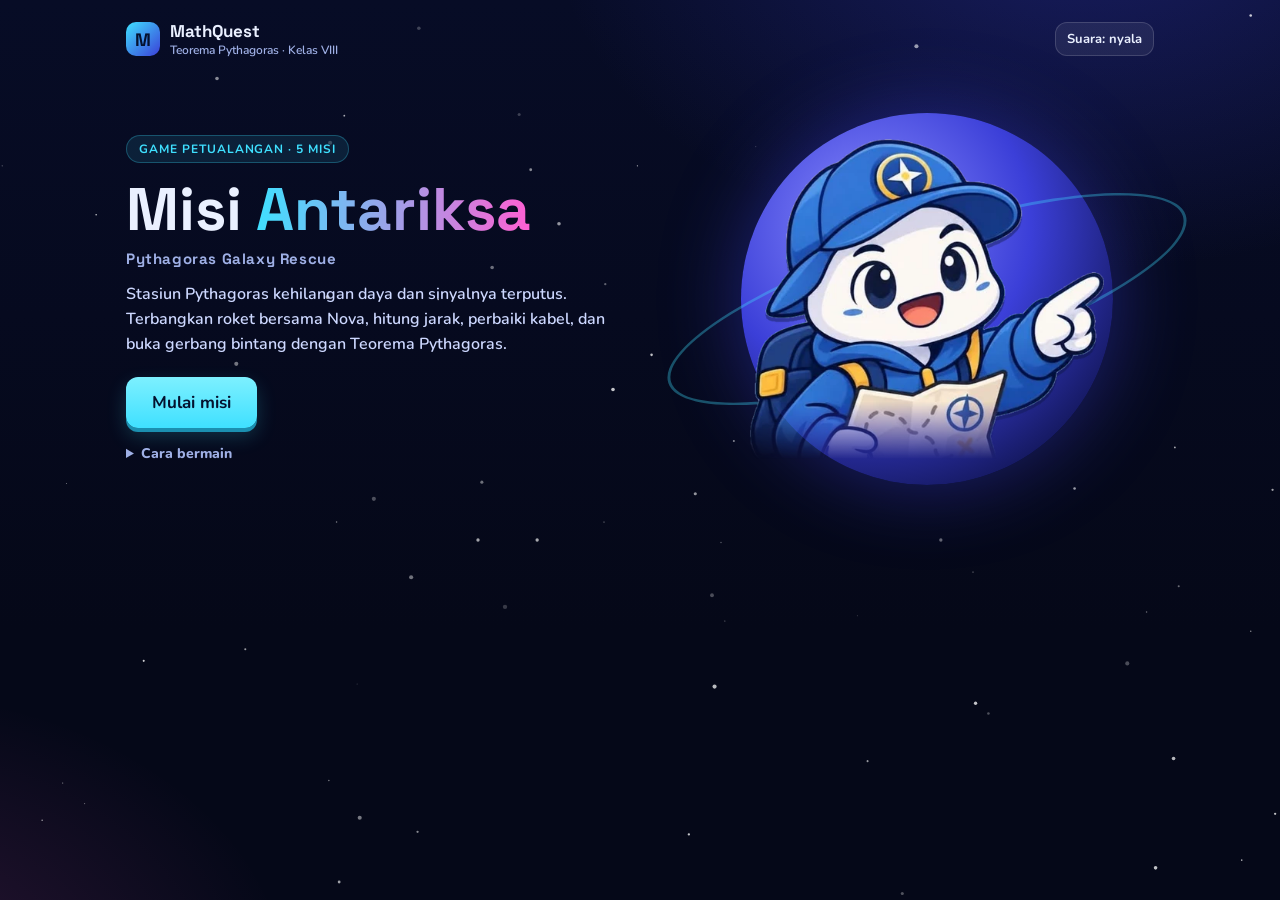
<file: misi-antariksa.html>
<!doctype html>
<html lang="id"><meta charset="utf-8"><meta name="viewport" content="width=device-width,initial-scale=1">
<title>Misi Antariksa - Pythagoras Galaxy Rescue</title>
<link rel="preconnect" href="https://fonts.googleapis.com"><link href="https://fonts.googleapis.com/css2?family=Space+Grotesk:wght@500;700&family=Nunito:wght@600;700;800&display=swap" rel="stylesheet">
<style>
:root{--mas:url([data-uri]);--bg:#060a1c;--bg2:#0d1440;--ind:#3b3fd8;--cy:#3fe0ff;--mg:#ff5fd2;--am:#ffc531;--ok:#37e6a0;--bad:#ff6b7d;--tx:#eaf0ff;--mu:#9fb0e6;--glass:#ffffff12;--edge:#ffffff26;--head:'Space Grotesk',system-ui,sans-serif;--body:'Nunito',system-ui,sans-serif}
*{box-sizing:border-box;margin:0}
html,body{background:var(--bg);color:var(--tx);font-family:var(--body);font-weight:600;min-height:100%;-webkit-text-size-adjust:100%}
body{overflow-x:hidden}
.sky{position:fixed;inset:0;z-index:0;background:radial-gradient(900px 600px at 85% -10%,#3b3fd855,transparent 60%),radial-gradient(700px 500px at -10% 110%,#ff5fd228,transparent 60%),linear-gradient(180deg,#070c26,#050818 70%);overflow:hidden}
.sky svg{position:absolute;inset:0;width:100%;height:100%}
.wrap{position:relative;z-index:1;max-width:1060px;margin:0 auto;padding:14px 16px 40px}
.top{display:flex;align-items:center;justify-content:space-between;gap:10px;padding:6px 0 14px}
.brand{display:flex;align-items:center;gap:10px;font:700 17px var(--head)}.brand small{display:block;font:600 12px var(--body);color:var(--mu)}
.logo{width:34px;height:34px;border-radius:10px;background:linear-gradient(135deg,var(--cy),var(--ind));display:grid;place-items:center;font:700 18px var(--head);color:#04112e}
h1,h2,h3{font-family:var(--head);line-height:1.1}
.btn{font:700 15px var(--body);border:0;border-radius:12px;padding:11px 18px;cursor:pointer;color:#04112e;background:linear-gradient(180deg,#7df0ff,var(--cy));box-shadow:0 4px 0 #1b8fb0,0 8px 20px #3fe0ff33;transition:transform .15s,box-shadow .15s,filter .15s}
.btn:hover{transform:translateY(-2px);filter:brightness(1.06)}.btn:active{transform:translateY(2px);box-shadow:0 1px 0 #1b8fb0}
.btn.big{padding:14px 26px;font-size:17px}.btn.ghost{background:var(--glass);color:var(--tx);box-shadow:inset 0 0 0 1px var(--edge)}.btn.sm{padding:8px 12px;font-size:13px}
.btn:disabled{opacity:.45;cursor:not-allowed;transform:none}
:focus-visible{outline:3px solid var(--am);outline-offset:2px}
.glass{background:linear-gradient(180deg,#ffffff16,#ffffff08);border:1px solid var(--edge);border-radius:18px;backdrop-filter:blur(6px)}
.title{display:grid;grid-template-columns:1.1fr .9fr;gap:20px;align-items:center;min-height:430px}
.tag{display:inline-block;font:700 12px var(--body);letter-spacing:.08em;text-transform:uppercase;color:var(--cy);background:#3fe0ff1a;border:1px solid #3fe0ff44;border-radius:99px;padding:5px 12px}
.title h1{font-size:clamp(36px,6vw,60px);margin:14px 0 6px}.title h1 span{background:linear-gradient(90deg,var(--cy),var(--mg));-webkit-background-clip:text;background-clip:text;color:transparent}
.sub{font:700 15px var(--head);color:var(--mu);letter-spacing:.04em}.title p{margin:14px 0 20px;color:#cdd8ff;max-width:480px;line-height:1.55}
.how{margin-top:16px;color:var(--mu);font-size:14px;max-width:480px}.how summary{cursor:pointer;font-weight:800}.how ul{padding-left:20px;margin-top:8px;line-height:1.55}
.hero{position:relative;display:grid;place-items:center;aspect-ratio:1}
.hero .disc{position:absolute;width:82%;aspect-ratio:1;border-radius:50%;background:radial-gradient(circle at 35% 30%,#8a8cff,#3b3fd8 45%,#14185e 80%);box-shadow:0 0 80px #3b3fd877;animation:fl 7s ease-in-out infinite}
.hero .ring{position:absolute;width:120%;height:30%;border:3px solid #3fe0ff55;border-radius:50%;transform:rotate(-18deg)}
.hero .mas{position:relative;width:78%;animation:fl 5s ease-in-out infinite}
@keyframes fl{50%{transform:translateY(-10px)}}
.mas{width:100%;aspect-ratio:460/416;background:var(--mas) center/contain no-repeat;filter:drop-shadow(0 4px 0 #0a143a66);-webkit-mask-image:linear-gradient(#000 82%,transparent);mask-image:linear-gradient(#000 82%,transparent)}
.mas-head{-webkit-mask:none;mask:none;width:100%;aspect-ratio:1;background:var(--mas) 21.4% 0/152% auto no-repeat;border-radius:50%}
.maphead{display:flex;justify-content:space-between;gap:12px;align-items:flex-end;flex-wrap:wrap;margin-bottom:12px}.maphead h2{font-size:26px}.sm{font-size:13px;color:var(--mu)}
.chips{display:flex;gap:8px;flex-wrap:wrap}.chip{background:var(--glass);border:1px solid var(--edge);border-radius:99px;padding:6px 12px;font:800 13px var(--body)}
.pbar{height:8px;border-radius:9px;background:#ffffff1c;overflow:hidden;margin:6px 0 16px}.pbar i{display:block;height:100%;background:linear-gradient(90deg,var(--cy),var(--mg));border-radius:9px;transition:width .5s}
.map{display:grid;grid-template-columns:repeat(5,1fr);gap:12px;position:relative}
.lv{position:relative;text-align:left;color:var(--tx);font-family:var(--body);padding:14px 12px 14px;border-radius:18px;border:1px solid var(--edge);background:linear-gradient(180deg,#ffffff18,#ffffff08);cursor:pointer;transition:transform .2s,border-color .2s;display:flex;flex-direction:column;gap:6px;min-height:250px}
.lv:hover:not(.lock){transform:translateY(-5px);border-color:var(--cy)}.lv.cur{border-color:var(--am);box-shadow:0 0 0 2px #ffc53155,0 12px 30px #0006}
.lv.lock{opacity:.55;cursor:not-allowed}.lv .pl{width:78px;height:78px;margin:0 auto 2px}.lv .n{font:700 11px var(--head);color:var(--cy);letter-spacing:.1em}
.lv h3{font-size:16px}.lv .d{font-size:12.5px;color:var(--mu);line-height:1.4;flex:1}.lv .dif{font-size:12px;color:var(--am);letter-spacing:2px}.lv .st{font:800 13px var(--body);color:var(--am)}
.mapfoot{display:flex;gap:10px;justify-content:space-between;margin-top:18px;flex-wrap:wrap}
.hud{display:flex;flex-wrap:wrap;align-items:center;gap:10px;padding:10px 12px;margin-bottom:12px}.hud .nm{font:700 16px var(--head);flex:1;min-width:150px}.hud .nm small{display:block;font:600 12px var(--body);color:var(--mu)}
.hud .it{display:flex;align-items:center;gap:5px;font:800 15px var(--body);background:#00000030;border-radius:10px;padding:6px 10px}.hud .it svg{width:17px;height:17px}
.hud .tm.low{color:var(--bad);animation:bl 1s infinite}@keyframes bl{50%{opacity:.5}}
.stage{position:relative;border-radius:20px;overflow:hidden;border:1px solid var(--edge);min-height:360px;background:linear-gradient(180deg,#0b1240,#070b26)}
.scene{display:block;width:100%;height:170px}
.track{display:flex;align-items:center;justify-content:center;gap:0;padding:6px 14px 4px;flex-wrap:nowrap}
.nd{width:34px;height:34px;border-radius:50%;display:grid;place-items:center;font:800 14px var(--body);background:#ffffff14;border:2px solid var(--edge);color:var(--mu);transition:.3s;flex:none}
.nd.on{background:var(--cy);color:#04112e;border-color:#fff;box-shadow:0 0 18px var(--cy)}.nd.cur{border-color:var(--am);color:var(--am)}
.ln{height:3px;flex:1;max-width:50px;background:#ffffff22}.ln.on{background:var(--cy)}
.say{display:flex;gap:12px;align-items:center;padding:12px 16px 16px}.say .mas-head{width:54px;flex:none;box-shadow:0 0 0 2px var(--cy)}.say .bub{background:#ffffff14;border:1px solid var(--edge);border-radius:14px;padding:10px 14px;font-size:14.5px;line-height:1.45}
.go{display:flex;justify-content:center;padding:6px 0 20px}
.modal{position:fixed;inset:0;z-index:20;background:#03061acc;display:grid;place-items:center;padding:14px;overflow:auto;backdrop-filter:blur(4px)}.modal[hidden]{display:none}
.qcard{width:100%;max-width:560px;background:linear-gradient(180deg,#141c5c,#0b1242);border:1px solid var(--edge);border-radius:20px;padding:18px;box-shadow:0 24px 70px #000a;animation:pop .25s}
@keyframes pop{from{transform:scale(.95);opacity:0}}
.qtop{display:flex;justify-content:space-between;align-items:center;margin-bottom:8px}.qtag{font:700 12px var(--head);letter-spacing:.08em;text-transform:uppercase;color:var(--cy)}
.qtext{font:700 17px/1.5 var(--body);margin:6px 0 10px}.qfig{display:flex;justify-content:center;margin:4px 0}.qfig svg{max-width:100%;height:auto}
.opts{display:grid;gap:8px}.opts.two{grid-template-columns:1fr 1fr}
.opt{font:800 16px var(--body);color:var(--tx);text-align:center;padding:12px;border-radius:12px;border:1.5px solid var(--edge);background:#ffffff0e;cursor:pointer;transition:.15s}
.opt:hover:not(:disabled){border-color:var(--cy);background:#3fe0ff14}.opt.ok{border-color:var(--ok);background:#37e6a026}.opt.no{border-color:var(--bad);background:#ff6b7d26}.opt:disabled{cursor:default}
.inrow{display:flex;gap:8px;align-items:center}.inrow input{flex:1;font:800 20px var(--body);padding:11px 14px;border-radius:12px;border:1.5px solid var(--edge);background:#00000040;color:var(--tx);min-width:0}
.inrow .u{color:var(--mu);font-weight:800}
.fb{margin-top:12px;border-radius:12px;padding:10px 12px;font-size:14.5px;line-height:1.5;border:1px solid var(--edge);background:#ffffff0c}.fb.ok{border-color:#37e6a077;background:#37e6a014}.fb.no{border-color:#ff6b7d77;background:#ff6b7d14}.fb b{color:var(--am)}
.qnext{margin-top:12px;display:flex;justify-content:flex-end}
.gate{padding:14px}.gate h3{font-size:18px;margin-bottom:4px}.gcards{display:grid;grid-template-columns:repeat(3,1fr);gap:10px;margin:12px 0}
.gc{border:2px solid var(--edge);border-radius:14px;background:#ffffff0c;padding:12px 8px;text-align:center;cursor:pointer;color:var(--tx);font-family:var(--body);transition:.15s}
.gc:hover{border-color:var(--cy)}.gc.sel{border-color:var(--am);background:#ffc53118;box-shadow:0 0 16px #ffc53144}.gc.ok{border-color:var(--ok);background:#37e6a020}.gc.no{border-color:var(--bad);background:#ff6b7d20}
.gc .s{font:700 20px var(--head);letter-spacing:.04em}.gc .l{font-size:12px;color:var(--mu);margin-top:2px}
.res{text-align:center;padding:30px 16px}.res h2{font-size:30px;margin:6px 0}.stars{font-size:40px;color:var(--am);letter-spacing:6px;margin:8px 0}.stars .o{color:#ffffff30}
.rows{display:grid;gap:6px;max-width:340px;margin:14px auto;text-align:left}.rows div{display:flex;justify-content:space-between;background:#ffffff0e;border-radius:10px;padding:8px 12px}
.rows .t{background:#ffc53118;border:1px solid #ffc53155;font-weight:800}.acts{display:flex;gap:10px;justify-content:center;flex-wrap:wrap;margin-top:14px}
.badges{display:flex;gap:8px;flex-wrap:wrap;justify-content:center;margin:12px 0}.bdg{background:#ffffff12;border:1px solid var(--edge);border-radius:12px;padding:8px 12px;font-size:13px}.bdg.off{opacity:.4}
@media(max-width:820px){.map{grid-template-columns:1fr 1fr}.lv{min-height:0;flex-direction:row;align-items:center}.lv .pl{width:64px;height:64px;flex:none;margin:0}}
@media(max-width:700px){.title{grid-template-columns:1fr;min-height:0}.hero{order:-1;width:min(260px,70%);margin:0 auto}.map{grid-template-columns:1fr}.gcards{grid-template-columns:1fr 1fr}}
@media(prefers-reduced-motion:reduce){*{animation:none!important;transition:none!important}}
</style>
<div class="sky" id="sky" aria-hidden="true"></div>
<div class="wrap">
  <header class="top">
    <div class="brand"><span class="logo" aria-hidden="true">M</span><div>MathQuest<small>Teorema Pythagoras · Kelas VIII</small></div></div>
    <button class="btn ghost sm" id="bSound" type="button" aria-pressed="true">Suara: nyala</button>
  </header>
  <main>
    <section id="sTitle">
      <div class="title">
        <div>
          <span class="tag">Game petualangan · 5 misi</span>
          <h1>Misi <span>Antariksa</span></h1>
          <div class="sub">Pythagoras Galaxy Rescue</div>
          <p>Stasiun Pythagoras kehilangan daya dan sinyalnya terputus. Terbangkan roket bersama Nova, hitung jarak, perbaiki kabel, dan buka gerbang bintang dengan Teorema Pythagoras.</p>
          <button class="btn big" id="bStart" type="button">Mulai misi</button>
          <details class="how"><summary>Cara bermain</summary><ul>
            <li>Selesaikan misi satu per satu. Misi berikutnya terbuka setelah misi sebelumnya selesai.</li>
            <li>Jawaban salah mengurangi nyawa. Kamu dapat petunjuk dan satu kesempatan lagi.</li>
            <li>Tiap soal punya pembahasan singkat. Sel energi didapat dari jawaban benar.</li>
            <li>Misi 3, 4, dan 5 punya batas waktu.</li></ul></details>
        </div>
        <div class="hero" aria-hidden="true"><div class="disc"></div><div class="ring"></div><div class="mas"></div></div>
      </div>
    </section>
    <section id="sMap" hidden>
      <div class="maphead"><div><h2>Peta Galaksi Pythagoras</h2><div class="sm">Pilih misi. Misi yang terkunci terbuka setelah misi sebelumnya selesai.</div></div><div class="chips" id="chips"></div></div>
      <div class="pbar"><i id="mp"></i></div>
      <div class="map" id="map"></div>
      <div class="mapfoot"><button class="btn" id="bFinal" type="button">Lihat hasil akhir</button><button class="btn ghost sm" id="bReset" type="button">Hapus progres</button></div>
    </section>
    <section id="sPlay" hidden><div class="hud glass" id="hud"></div><div class="stage" id="stage"></div></section>
    <section id="sRes" hidden></section>
  </main>
</div>
<div class="modal" id="qm" hidden role="dialog" aria-modal="true" aria-labelledby="qTag">
  <div class="qcard">
    <div class="qtop"><span class="qtag" id="qTag"></span><span class="sm" id="qTry"></span></div>
    <div class="qfig" id="qFig"></div><div class="qtext" id="qText"></div>
    <div id="qBody"></div><div class="fb" id="qFb" hidden></div>
    <div class="qnext"><button class="btn" id="qNext" type="button" hidden>Lanjut</button></div>
  </div>
</div>
<script>
(() => {
'use strict'
const $ = s => document.querySelector(s), $$ = s => [...document.querySelectorAll(s)]
const rnd = (a, b) => a + Math.floor(Math.random() * (b - a + 1)), pick = a => a[rnd(0, a.length - 1)]
const shuffle = a => { a = a.slice(); for (let i = a.length - 1; i > 0; i--) { const j = rnd(0, i);[a[i], a[j]] = [a[j], a[i]] } return a }
const sq = x => `${x}<sup>2</sup>`, sleep = ms => new Promise(r => setTimeout(r, ms))
let U = 0; const uid = () => 'u' + (++U)
const KEY = 'mq_antariksa_v1'
const TRI = [[3, 4, 5], [6, 8, 10], [5, 12, 13], [8, 15, 17], [7, 24, 25], [9, 12, 15], [12, 16, 20], [15, 20, 25], [20, 21, 29], [10, 24, 26], [9, 40, 41], [12, 35, 37]]
const isRight = (x, y, z) => { const s = [x, y, z].sort((p, q) => p - q); return s[0] * s[0] + s[1] * s[1] === s[2] * s[2] }
const tri = (max = 99) => { const t = pick(TRI.filter(t => t[2] <= max)); return Math.random() < .5 ? t : [t[1], t[0], t[2]] }

/* ---------- state ---------- */
let S = { best: {}, unlocked: 1 }
try { const j = JSON.parse(localStorage.getItem(KEY)); if (j && j.best) S = j } catch (e) {}
const save = () => { try { localStorage.setItem(KEY, JSON.stringify(S)) } catch (e) {} }
const ping = m => { try { if (parent !== window) parent.postMessage({ mq: 'antariksa', ...m }, '*') } catch (e) {} }
let sound = true, ac
const beep = (f, d = .12, t = 'sine') => { if (!sound) return; try { ac = ac || new (window.AudioContext || window.webkitAudioContext)(); const o = ac.createOscillator(), g = ac.createGain(); o.type = t; o.frequency.value = f; g.gain.value = .05; g.gain.exponentialRampToValueAtTime(.001, ac.currentTime + d); o.connect(g); g.connect(ac.destination); o.start(); o.stop(ac.currentTime + d) } catch (e) {} }
const sfx = { ok: () => { beep(660); setTimeout(() => beep(880), 90) }, no: () => beep(180, .22, 'sawtooth'), win: () => [523, 659, 784, 1046].forEach((f, i) => setTimeout(() => beep(f, .18), i * 110)) }

/* ---------- visuals ---------- */
const stars = () => { let s = ''; for (let i = 0; i < 70; i++) s += `<circle cx="${rnd(0, 1000)}" cy="${rnd(0, 700)}" r="${(Math.random() * 1.4 + .3).toFixed(1)}" fill="#fff" opacity="${(Math.random() * .6 + .2).toFixed(2)}"/>`; return s }
$('#sky').innerHTML = `<svg viewBox="0 0 1000 700" preserveAspectRatio="xMidYMid slice">${stars()}</svg>`
const planet = (n, big) => {
  const id = uid(), C = [['#7ee8ff', '#2f7bd8', '#0a2a6a'], ['#c9b08a', '#7a5a3a', '#2e2216'], ['#b9a4ff', '#6c5ce7', '#1c1660'], ['#ff9bd9', '#c23fa0', '#4a0f45'], ['#ffd98a', '#e0892f', '#5a2a0a']][n - 1]
  const extra = [`<ellipse cx="50" cy="70" rx="46" ry="11" fill="none" stroke="#ffffff55" stroke-width="2.5" transform="rotate(-14 50 50)"/>`, `<circle cx="34" cy="38" r="7" fill="#0003"/><circle cx="62" cy="58" r="9" fill="#0003"/><circle cx="52" cy="30" r="4" fill="#0003"/>`, `<rect x="30" y="46" width="40" height="8" rx="3" fill="#fff" opacity=".7"/><rect x="45" y="30" width="10" height="40" rx="3" fill="#fff" opacity=".5"/>`, `<circle cx="50" cy="50" r="30" fill="none" stroke="#fff" stroke-width="3" opacity=".6"/><circle cx="50" cy="50" r="18" fill="none" stroke="#fff" stroke-width="2" opacity=".4"/>`, `<path d="M20 78 Q50 40 92 12" stroke="#fff" stroke-width="6" opacity=".7" fill="none" stroke-linecap="round"/>`][n - 1]
  return `<svg viewBox="0 0 100 100" ${big ? '' : 'aria-hidden="true"'}><defs><radialGradient id="${id}" cx=".35" cy=".3" r=".9"><stop offset="0" stop-color="${C[0]}"/><stop offset=".55" stop-color="${C[1]}"/><stop offset="1" stop-color="${C[2]}"/></radialGradient></defs><circle cx="50" cy="50" r="38" fill="url(#${id})"/>${extra}</svg>`
}
const rocket = lit => { const a = uid(), b = uid(), c = uid(), d = uid(), f = uid()
  const sens = [16, 23, 30, 37, 44].map((x, i) => `<circle cx="${x}" cy="80" r="3.2" fill="${i < lit ? '#3fe0ff' : '#2a3370'}" stroke="#fff" stroke-opacity=".6" stroke-width=".8"${i < lit ? ' filter="url(#' + f + ')"' : ''}/>`).join('')
  return `<defs><linearGradient id="${a}" x1="0" x2="1"><stop offset="0" stop-color="#ffffff"/><stop offset=".45" stop-color="#cfd9ff"/><stop offset="1" stop-color="#6d7fd6"/></linearGradient><linearGradient id="${b}" x1="0" x2="1"><stop offset="0" stop-color="#ff9be6"/><stop offset=".5" stop-color="#ff5fd2"/><stop offset="1" stop-color="#a3208a"/></linearGradient><linearGradient id="${c}" x1="0" x2="1"><stop offset="0" stop-color="#6f74ff"/><stop offset="1" stop-color="#2328a0"/></linearGradient><radialGradient id="${d}" cx=".35" cy=".3" r=".8"><stop offset="0" stop-color="#bff6ff"/><stop offset="1" stop-color="#1c8fd0"/></radialGradient><filter id="${f}" x="-100%" y="-100%" width="300%" height="300%"><feGaussianBlur stdDeviation="1.6" result="g"/><feMerge><feMergeNode in="g"/><feMergeNode in="SourceGraphic"/></feMerge></filter></defs>
  <g transform="translate(430 50) rotate(90)"><path d="M30 104 C20 120 26 140 30 150 C34 140 40 120 30 104Z" fill="#ffc531" opacity=".9"><animate attributeName="d" dur=".25s" repeatCount="indefinite" values="M30 104 C20 120 26 140 30 150 C34 140 40 120 30 104Z;M30 104 C22 118 27 128 30 136 C33 128 38 118 30 104Z;M30 104 C20 120 26 140 30 150 C34 140 40 120 30 104Z"/></path>
  <path d="M8 74 L-12 106 L8 98Z" fill="url(#${c})"/><path d="M52 74 L72 106 L52 98Z" fill="url(#${c})"/>
  <path d="M30 0 C46 14 52 40 52 70 L52 98 L8 98 L8 70 C8 40 14 14 30 0Z" fill="url(#${a})" stroke="#9fb0e6" stroke-width="1"/>
  <path d="M30 0 C38 7 44 17 47 28 L13 28 C16 17 22 7 30 0Z" fill="url(#${b})"/><circle cx="30" cy="50" r="11" fill="url(#${d})" stroke="#3b3fd8" stroke-width="4"/><ellipse cx="26" cy="46" rx="3.5" ry="2.2" fill="#fff" opacity=".8"/>
  <rect x="8" y="92" width="44" height="6" fill="#2328a0" opacity=".5"/>${sens}<path d="M20 98h20l4 8H16z" fill="#3a3f7a"/></g>`
}
const scene = (n, lit = 0) => { const id = uid(); return `<svg class="scene" viewBox="0 0 800 170" preserveAspectRatio="xMidYMid slice" aria-hidden="true"><defs><linearGradient id="${id}" x1="0" y1="0" x2="0" y2="1"><stop offset="0" stop-color="#16206e"/><stop offset="1" stop-color="#090e33"/></linearGradient></defs><rect width="800" height="170" fill="url(#${id})"/>${stars().replace(/cx="(\d+)" cy="(\d+)"/g, (m, x, y) => `cx="${x * .8}" cy="${y * .24}"`)}<g transform="translate(${[600, 120, 560, 640, 80][n - 1]} ${[40, 30, 36, 30, 28][n - 1]}) scale(1.1)">${planet(n).replace('<svg ','<svg width="100" height="100" ')}</g>${rocket(lit)}${n === 1 ? `<text x="30" y="150" fill="#9fb0e6" font-family="Nunito,sans-serif" font-weight="800" font-size="13">Sensor roket: ${lit}/5 terkalibrasi</text>` : ''}</svg>` }

/* triangle figure */
const triSVG = (a, b, c, show = ['a', 'b', 'c'], unit = '') => {
  const s = Math.min(150 / a, 96 / b), w = a * s, h = b * s, x0 = 34, y0 = 122
  const B = [x0 + w, y0], C = [x0, y0 - h], m = [(B[0] + C[0]) / 2, (B[1] + C[1]) / 2], nx = h, ny = w, nl = Math.hypot(nx, ny)
  const L = (k, v) => show.includes(k) ? v + unit : '?'
  return `<svg viewBox="0 0 230 150" width="230" height="150" role="img" aria-label="Segitiga siku-siku"><path d="M${x0} ${y0} L${B[0]} ${B[1]} L${C[0]} ${C[1]} Z" fill="#3fe0ff1f" stroke="#3fe0ff" stroke-width="2.5" stroke-linejoin="round"/><path d="M${x0} ${y0 - 12} h12 v12" fill="none" stroke="#ffc531" stroke-width="2"/>
  <g fill="#eaf0ff" font-family="Space Grotesk,sans-serif" font-weight="700" font-size="15" text-anchor="middle"><text x="${x0 + w / 2}" y="${y0 + 18}">${L('a', a)}</text><text x="${x0 - 8}" y="${y0 - h / 2 + 5}" text-anchor="end">${L('b', b)}</text><text x="${m[0] + nx / nl * 16}" y="${m[1] - ny / nl * 12 + 4}" fill="#ffc531">${L('c', c)}</text></g></svg>`
}
const gridSVG = (x1, y1, dx, dy) => {
  const W = dx + 3, H = dy + 3, cs = Math.min(270 / W, 190 / H), pw = W * cs, ph = H * cs
  const P = (x, y) => [(x - x1 + 1) * cs + 0, ph - (y - y1 + 1) * cs]
  let g = ''; for (let i = 0; i <= W; i++) g += `<path d="M${i * cs} 0V${ph}" stroke="#ffffff1c"/>`; for (let j = 0; j <= H; j++) g += `<path d="M0 ${j * cs}H${pw}" stroke="#ffffff1c"/>`
  const A = P(x1, y1), Bp = P(x1 + dx, y1 + dy)
  return `<svg viewBox="-8 -8 ${pw + 16} ${ph + 16}" width="${Math.min(pw + 16, 300)}" role="img" aria-label="Kisi koordinat dengan titik A dan B">${g}<path d="M${A[0]} ${A[1]} L${Bp[0]} ${Bp[1]}" stroke="#ffc531" stroke-width="3" stroke-dasharray="6 4"/><circle cx="${A[0]}" cy="${A[1]}" r="5" fill="#3fe0ff"/><circle cx="${Bp[0]}" cy="${Bp[1]}" r="5" fill="#ff5fd2"/><g font-family="Space Grotesk,sans-serif" font-weight="700" font-size="13" fill="#eaf0ff"><text x="${A[0] + 8}" y="${A[1] + 16}">A</text><text x="${Bp[0] + 8}" y="${Bp[1] - 8}">B</text></g></svg>`
}

/* ---------- question generators ---------- */
const mcOpts = (ans, extra = []) => { const set = new Set([ans]); extra.forEach(e => { if (e > 0 && !set.has(e)) set.add(e) }); let k = 1; while (set.size < 4) { set.add(ans + k); if (set.size < 4 && ans - k > 0) set.add(ans - k); k++ } return shuffle([...set].slice(0, 4)).map(v => ({ t: String(v), ok: v === ans })) }
const mkNum = (o) => ({ type: 'num', ...o })
const mkMC = (o) => ({ type: 'mc', ...o })
const gIdent = () => { const [a, b, c] = tri(); const s = shuffle([a, b, c]); return mkMC({ tag: 'Sisi miring', text: `Sebuah segitiga siku-siku memiliki sisi ${s.join(' cm, ')} cm. Sisi manakah yang merupakan <b>sisi miring</b> (hipotenusa)?`, opts: shuffle(s).map(v => ({ t: v + ' cm', ok: v === c })), hint: 'Sisi miring berada di depan sudut siku-siku dan selalu yang paling panjang.', exp: `Sisi miring adalah sisi terpanjang, yaitu <b>${c} cm</b>. Cek: ${sq(a)} + ${sq(b)} = ${a * a} + ${b * b} = ${c * c} = ${sq(c)}.` }) }
const gFormula = () => ({ type: 'mc', tag: 'Rumus', text: 'Segitiga siku-siku memiliki sisi tegak <b>p</b> dan <b>q</b>, serta sisi miring <b>r</b>. Pernyataan yang benar adalah ...', fig: '', opts: shuffle([{ t: 'p² + q² = r²', ok: 1 }, { t: 'p + q = r', ok: 0 }, { t: 'p² + r² = q²', ok: 0 }, { t: 'r² − p² = q', ok: 0 }]), hint: 'Jumlah kuadrat kedua sisi siku-siku sama dengan kuadrat sisi miring.', exp: 'Teorema Pythagoras: kuadrat sisi miring sama dengan jumlah kuadrat sisi siku-siku, yaitu <b>p² + q² = r²</b>.' })
const gHyp = (mode = 'num') => { const [a, b, c] = tri(30); const o = { tag: 'Mencari sisi miring', fig: triSVG(a, b, c, ['a', 'b'], ' cm'), text: `Hitung panjang sisi miring <b>c</b> (dalam cm).`, hint: `Gunakan c² = a² + b². Hitung dulu ${a}² + ${b}².`, exp: `c² = ${sq(a)} + ${sq(b)} = ${a * a} + ${b * b} = ${c * c}, sehingga c = √${c * c} = <b>${c} cm</b>.`, ans: c, unit: 'cm' }; return mode === 'num' ? mkNum(o) : mkMC({ ...o, opts: mcOpts(c, [a + b, Math.abs(a - b)]) }) }
const gLeg = () => { const [a, b, c] = tri(40); const o = { tag: 'Mencari sisi siku-siku', fig: triSVG(a, b, c, ['a', 'c'], ' cm'), text: `Hitung panjang sisi <b>b</b> (dalam cm).`, hint: `Gunakan b² = c² − a². Hitung dulu ${c}² − ${a}².`, exp: `b² = ${sq(c)} − ${sq(a)} = ${c * c} − ${a * a} = ${b * b}, sehingga b = √${b * b} = <b>${b} cm</b>.`, ans: b, unit: 'cm' }; return mkNum(o) }
const gDist = (mode) => { const t = pick([[3, 4, 5], [4, 3, 5], [6, 8, 10], [8, 6, 10], [5, 12, 13], [12, 5, 13], [9, 12, 15], [8, 15, 17]]), [dx, dy, c] = t, x1 = rnd(0, 2), y1 = rnd(0, 2)
  const o = { tag: 'Jarak dua titik', fig: gridSVG(x1, y1, dx, dy), text: `Pesawat berpindah dari titik <b>A(${x1}, ${y1})</b> ke titik <b>B(${x1 + dx}, ${y1 + dy})</b>. Berapa satuan jarak lurus AB?`, hint: `Selisih mendatar = ${dx} dan selisih tegak = ${dy}. Keduanya membentuk sisi siku-siku segitiga.`, exp: `Selisih x = ${dx}, selisih y = ${dy}. AB² = ${sq(dx)} + ${sq(dy)} = ${dx * dx + dy * dy}, sehingga AB = <b>${c} satuan</b>.`, ans: c, unit: 'satuan' }
  return mode === 'mc' ? mkMC({ ...o, opts: mcOpts(c, [dx + dy, Math.abs(dx - dy)]) }) : mkNum(o) }
const gWord = () => { const [a, b, c] = tri(40), k = rnd(0, 3)
  if (k === 0) return mkNum({ tag: 'Soal cerita', text: `Tangga ${c} m disandarkan ke dinding. Kaki tangga berjarak ${a} m dari dinding. Berapa tinggi ujung tangga dari tanah?`, hint: 'Tangga adalah sisi miring. Cari sisi tegak dengan b² = c² − a².', exp: `b² = ${sq(c)} − ${sq(a)} = ${b * b}, jadi tinggi = <b>${b} m</b>.`, ans: b, unit: 'm' })
  if (k === 1) return mkNum({ tag: 'Soal cerita', text: `Roket bergerak ${a} km ke utara, lalu ${b} km ke timur. Berapa jarak lurus roket dari titik awal?`, hint: 'Arah utara dan timur saling tegak lurus, jadi jarak lurus adalah sisi miring.', exp: `Jarak² = ${sq(a)} + ${sq(b)} = ${c * c}, jadi jarak = <b>${c} km</b>.`, ans: c, unit: 'km' })
  if (k === 2) return mkNum({ tag: 'Soal cerita', text: `Antena setinggi ${a} m ditahan kabel dari puncaknya ke tanah, berjarak ${b} m dari kaki antena. Berapa panjang kabel?`, hint: 'Kabel, antena, dan tanah membentuk segitiga siku-siku. Kabel adalah sisi miring.', exp: `Kabel² = ${sq(a)} + ${sq(b)} = ${c * c}, jadi panjang kabel = <b>${c} m</b>.`, ans: c, unit: 'm' })
  return mkNum({ tag: 'Soal cerita', text: `Panel surya berbentuk persegi panjang berukuran ${a} cm × ${b} cm. Berapa panjang diagonalnya?`, hint: 'Diagonal membagi persegi panjang menjadi dua segitiga siku-siku.', exp: `Diagonal² = ${sq(a)} + ${sq(b)} = ${c * c}, jadi diagonal = <b>${c} cm</b>.`, ans: c, unit: 'cm' }) }
const gRad = () => { const k = pick([3, 4, 5, 6, 7]), ans = `${k}√2`; return mkMC({ tag: 'Bentuk akar', text: `Segitiga siku-siku sama kaki memiliki panjang sisi siku-siku ${k} cm. Berapa panjang sisi miringnya?`, opts: shuffle([{ t: `${k}√2 cm`, ok: 1 }, { t: `${2 * k} cm`, ok: 0 }, { t: `${k}√3 cm`, ok: 0 }, { t: `${k * k} cm`, ok: 0 }]), hint: 'Hitung c² = k² + k² = 2k², lalu tarik akar.', exp: `c² = ${sq(k)} + ${sq(k)} = ${2 * k * k}. c = √${2 * k * k} = √(${k * k} × 2) = <b>${ans} cm</b>.` }) }

/* ---------- levels ---------- */
const LV = [
  { n: 1, t: 'Stasiun Peluncuran', d: 'Kenali sisi miring dan rumus Pythagoras untuk mengkalibrasi sensor roket.', dif: 1, lives: 3, need: 5, pts: 100, time: 0, gens: [gIdent, gFormula, () => gHyp('num'), () => gHyp('num'), () => gHyp('mc')], say: 'Sensor roket perlu dikalibrasi. Kenali dulu sisi miring dan rumusnya!' },
  { n: 2, t: 'Sabuk Asteroid', d: 'Hitung jarak lurus antar titik di peta navigasi agar roket lolos dari asteroid.', dif: 2, lives: 3, need: 5, pts: 100, time: 0, gens: [() => gDist('mc'), () => gDist('mc'), () => gDist('num'), () => gDist('num'), () => gDist('num')], say: 'Asteroid di mana-mana! Hitung jarak lurus dari satu titik ke titik lain.' },
  { n: 3, t: 'Perbaikan Stasiun', d: 'Cari sisi yang hilang dan selesaikan soal cerita untuk menyambung kabel daya.', dif: 3, lives: 3, need: 6, pts: 100, time: 180, gens: [gLeg, gLeg, gWord, gWord, gWord, gLeg], say: 'Kabel daya stasiun putus. Cari panjang yang hilang sebelum waktu habis!' },
  { n: 4, t: 'Gerbang Tripel', d: 'Pilih segitiga yang benar-benar siku-siku untuk membuka gerbang bintang.', dif: 4, lives: 3, need: 3, pts: 150, time: 150, gate: true, say: 'Gerbang hanya terbuka untuk segitiga siku-siku. Uji dengan a² + b² = c²!' },
  { n: 5, t: 'Menara Komet', d: 'Misi terakhir: campuran semua soal untuk menaklukkan komet raksasa.', dif: 5, lives: 3, need: 8, pts: 150, time: 240, gens: [() => gHyp('num'), gLeg, () => gDist('num'), gWord, gRad, gWord, () => gDist('num'), gLeg], boss: true, say: 'Komet raksasa mendekat! Gunakan semua ilmu Pythagoras-mu.' }
]
const BADGES = [
  { n: 'Pilot Pemula', d: 'Selesaikan Misi 1', ok: s => !!s.best[1] }, { n: 'Navigator', d: 'Selesaikan Misi 2', ok: s => !!s.best[2] },
  { n: 'Teknisi Handal', d: 'Selesaikan Misi 3', ok: s => !!s.best[3] }, { n: 'Penjaga Gerbang', d: 'Selesaikan Misi 4', ok: s => !!s.best[4] },
  { n: 'Penakluk Komet', d: 'Selesaikan Misi 5', ok: s => !!s.best[5] }, { n: 'Tanpa Cela', d: '3 bintang di semua misi', ok: (s, T) => T.stars === 15 }
]
const totals = () => { let score = 0, en = 0, st = 0, done = 0; for (let i = 1; i <= 5; i++) { const b = S.best[i]; if (b) { done++; score += b.score; en += b.crystals; st += b.stars } } return { score, en, stars: st, done } }

/* ---------- screens ---------- */
const show = id => { ['sTitle', 'sMap', 'sPlay', 'sRes'].forEach(x => $('#' + x).hidden = x !== id); scrollTo(0, 0) }
const heart = '<svg viewBox="0 0 24 24"><path d="M12 21s-8-5.2-8-11a4.5 4.5 0 0 1 8-2.8A4.5 4.5 0 0 1 20 10c0 5.8-8 11-8 11z" fill="#ff6b7d"/></svg>'
const bolt = '<svg viewBox="0 0 24 24"><path d="M13 2 4 14h6l-1 8 9-12h-6z" fill="#3fe0ff"/></svg>'
const clock = '<svg viewBox="0 0 24 24"><circle cx="12" cy="13" r="8" fill="none" stroke="#ffc531" stroke-width="2.5"/><path d="M12 8v5l3 2" stroke="#ffc531" stroke-width="2.5" fill="none" stroke-linecap="round"/></svg>'
const fmt = s => `${Math.floor(s / 60)}:${String(s % 60).padStart(2, '0')}`
const starRow = k => '★'.repeat(k) + '☆'.repeat(3 - k)

function renderMap() {
  const T = totals(), cur = [1, 2, 3, 4, 5].find(n => !S.best[n]) || 5
  $('#chips').innerHTML = `<span class="chip">Skor ${T.score}</span><span class="chip">Energi ${T.en}</span><span class="chip">Bintang ${T.stars}/15</span>`
  $('#mp').style.width = T.done * 20 + '%'
  $('#map').innerHTML = LV.map(L => { const lock = L.n > S.unlocked, b = S.best[L.n]
    return `<button class="lv${lock ? ' lock' : ''}${L.n === cur && !lock ? ' cur' : ''}" data-n="${L.n}" ${lock ? 'aria-disabled="true"' : ''} type="button"><div class="pl">${planet(L.n)}</div><div style="flex:1;display:flex;flex-direction:column;gap:6px"><div class="n">MISI ${L.n}${lock ? ' · TERKUNCI' : ''}</div><h3>${L.t}</h3><div class="d">${L.d}</div><div class="dif" aria-label="Kesulitan ${L.dif} dari 5">${'●'.repeat(L.dif)}${'○'.repeat(5 - L.dif)}${L.time ? ' · ' + fmt(L.time) : ''}</div><div class="st">${b ? starRow(b.stars) + ' · ' + b.score : lock ? 'Selesaikan misi sebelumnya' : 'Siap dimainkan'}</div></div></button>` }).join('')
  $$('.lv').forEach(b => b.onclick = () => { const n = +b.dataset.n; if (n <= S.unlocked) startLevel(n) })
  $('#bFinal').hidden = T.done < 5
}

/* ---------- question modal ---------- */
function ask(q, run, o = {}) {
  return new Promise(resolve => {
    const m = $('#qm'); let tries = 0, done = false; run.q = q
    const fin = r => { if (done) return; done = true; run.cancel = null; resolve(r) }
    run.cancel = () => { m.hidden = true; fin({ ok: false, dead: true }) }
    $('#qTag').textContent = q.tag; $('#qFig').innerHTML = q.fig || ''; $('#qText').innerHTML = q.text
    const fb = $('#qFb'), nx = $('#qNext'), body = $('#qBody'); fb.hidden = true; nx.hidden = true; $('#qTry').textContent = ''
    const finish = (ok, msg, dead) => { fb.hidden = false; fb.className = 'fb ' + (ok ? 'ok' : 'no'); fb.innerHTML = msg; nx.hidden = false; nx.textContent = dead ? 'Lanjut' : 'Lanjut'; nx.onclick = () => { m.hidden = true; fin({ ok, tries, dead }) }; nx.focus(); body.querySelectorAll('button,input').forEach(x => x.disabled = true) }
    const verdict = (good, el) => {
      tries++
      if (good) { sfx.ok(); if (el) el.classList.add('ok'); return finish(true, `<b>Benar!</b> ${q.exp}`) }
      sfx.no(); if (el) el.classList.add('no'); run.onWrong()
      if (run.lives <= 0) return finish(false, `<b>Nyawa habis.</b> ${q.exp}`, true)
      if (tries >= 2) return finish(false, `<b>Belum tepat.</b> ${q.exp}`)
      fb.hidden = false; fb.className = 'fb no'; fb.innerHTML = `<b>Belum tepat.</b> Petunjuk: ${q.hint}`; $('#qTry').textContent = 'Kesempatan terakhir'
      if (el) { el.disabled = true }
      if (q.type === 'num') { const i = $('#qIn'); i.value = ''; i.focus() }
    }
    if (q.type === 'mc') {
      body.innerHTML = `<div class="opts ${q.opts.every(x => x.t.length < 12) ? 'two' : ''}">${q.opts.map((x, i) => `<button class="opt" data-i="${i}" type="button">${x.t}</button>`).join('')}</div>`
      $$('#qBody .opt').forEach(b => b.onclick = () => { const x = q.opts[+b.dataset.i]; verdict(!!x.ok, b); if (!x.ok && tries === 1 && run.lives > 0) return; if (x.ok) $$('#qBody .opt').forEach(z => z.disabled = true) })
    } else {
      body.innerHTML = `<form class="inrow" id="qForm"><input id="qIn" inputmode="decimal" autocomplete="off" aria-label="Jawaban" placeholder="Jawabanmu"><span class="u">${q.unit || ''}</span><button class="btn" type="submit">Cek</button></form>`
      $('#qForm').onsubmit = e => { e.preventDefault(); const v = parseFloat($('#qIn').value.replace(',', '.')); if (isNaN(v)) return; verdict(Math.abs(v - q.ans) < 1e-6) }
    }
    m.hidden = false; setTimeout(() => { const f = $('#qIn'); f && f.focus() }, 30)
  })
}

/* ---------- play ---------- */
let R = null
const stale = r => r !== R || r.over
function hud() {
  const r = R, L = r.L
  $('#hud').innerHTML = `<button class="btn ghost sm" id="bBack" type="button">← Peta</button><div class="nm">Misi ${L.n}: ${L.t}<small>${r.correct}/${L.need} selesai</small></div><span class="it" aria-label="Nyawa">${heart.repeat(Math.max(r.lives, 0)) || '<small>0</small>'}</span><span class="it">${bolt}${r.crystals}</span><span class="it">★ ${r.score}</span>${L.time ? `<span class="it tm${r.left <= 20 ? ' low' : ''}">${clock}${fmt(Math.max(r.left, 0))}</span>` : ''}`
  $('#bBack').onclick = () => { if (confirm('Keluar dari misi? Progres misi ini tidak disimpan.')) leave() }
}
const track = r => `<div class="track" aria-hidden="true">${Array.from({ length: r.L.need }, (_, i) => `${i ? `<span class="ln${i <= r.correct ? ' on' : ''}"></span>` : ''}<span class="nd${i < r.correct ? ' on' : i === r.correct ? ' cur' : ''}">${i < r.correct ? '✓' : i + 1}</span>`).join('')}</div>`
function leave() { if (R) { R.over = true; R.cancel && R.cancel(); R = null } $('#qm').hidden = true; renderMap(); show('sMap') }
function frame(r, inner) { $('#stage').innerHTML = `${scene(r.L.n, Math.round(r.correct / r.L.need * 5))}${track(r)}${inner}` }

async function startLevel(n) {
  if (R) { R.over = true; R.cancel && R.cancel() }
  const L = LV[n - 1], run = R = { L, n, lives: L.lives, score: 0, crystals: 0, mistakes: 0, correct: 0, left: L.time, over: false, cancel: null, onWrong: () => { run.lives--; run.mistakes++; hud() } }
  show('sPlay'); hud(); frame(run, `<div class="say"><div class="mas-head" aria-hidden="true"></div><div class="bub">${L.say}</div></div><div class="go"><button class="btn big" id="bGo" type="button">${L.gate ? 'Buka gerbang' : 'Mulai misi'}</button></div>`)
  await new Promise(r => $('#bGo').onclick = r); if (stale(run)) return
  if (L.time) { const iv = setInterval(() => { if (stale(run)) return clearInterval(iv); run.left--; hud(); if (run.left <= 0) { clearInterval(iv); run.over = true; run.cancel && run.cancel(); lose(run, 'Waktu habis!') } }, 1000) }
  if (L.gate) return gate(run)
  while (run.correct < L.need && !stale(run)) {
    frame(run, `<div class="say"><div class="mas-head" aria-hidden="true"></div><div class="bub">${L.boss ? `Serangan ${run.correct + 1} dari ${L.need}. Jawab untuk melukai komet!` : `Soal ${run.correct + 1} dari ${L.need}.`}</div></div><div class="go"><button class="btn" id="bQ" type="button">Buka soal</button></div>`)
    const q = L.gens[run.correct](); await ask(q, run).then(async res => {
      if (stale(run)) return
      if (res.ok) { run.correct++; run.score += res.tries === 1 ? L.pts : L.pts / 2; if (res.tries === 1) run.crystals++ }
      hud(); if (res.dead) { run.over = true; lose(run, 'Nyawa habis!') }
    })
    if (stale(run)) return
  }
  if (!stale(run)) win(run)
}

/* gate level */
const tag = (x, y, z) => ({ s: shuffle([x, y, z]), right: isRight(x, y, z) })
function gateRound() {
  const nr = rnd(2, 3), cards = []
  while (cards.filter(c => c.right).length < nr) { const [a, b, c] = pick(TRI.filter(t => t[2] <= 30)); cards.push(tag(a, b, c)) }
  const bad = [[4, 5, 6], [5, 6, 8], [6, 7, 9], [7, 8, 11], [8, 9, 12], [9, 10, 13], [6, 8, 11], [5, 12, 14], [3, 5, 6], [8, 15, 16], [4, 6, 9], [10, 24, 27]]
  while (cards.length < 6) { const [a, b, c] = pick(bad); if (!isRight(a, b, c)) cards.push(tag(a, b, c)) }
  return shuffle(cards)
}
async function gate(run) {
  const L = run.L
  while (run.correct < L.need && !stale(run)) {
    const cards = gateRound(), sel = new Set(); let tries = 0, ok = false; run.cards = cards
    frame(run, `<div class="gate"><h3>Gerbang ${run.correct + 1}: pilih semua segitiga siku-siku</h3><div class="sm">Panjang sisi dalam cm. Ketuk kartu untuk memilih, lalu tekan Periksa. Ingat: sisi terpanjang adalah sisi miring.</div><div class="gcards" id="gc">${cards.map((c, i) => `<button class="gc" data-i="${i}" type="button" aria-pressed="false"><div class="s">${c.s.join(' · ')}</div><div class="l">cm</div></button>`).join('')}</div><div class="fb" id="gfb" hidden></div><div class="acts"><button class="btn" id="gChk" type="button">Periksa</button></div></div>`)
    await new Promise(done => {
      const els = $$('.gc'), fb = $('#gfb')
      els.forEach(b => b.onclick = () => { if (b.disabled) return; const i = +b.dataset.i; sel.has(i) ? sel.delete(i) : sel.add(i); b.classList.toggle('sel', sel.has(i)); b.setAttribute('aria-pressed', sel.has(i)) })
      $('#gChk').onclick = () => {
        if ($('#gChk').dataset.next) return done()
        const good = cards.every((c, i) => c.right === sel.has(i)); tries++
        const reveal = () => { els.forEach((b, i) => { b.disabled = true; b.classList.remove('sel'); b.classList.add(cards[i].right ? 'ok' : 'no') }); fb.hidden = false; fb.className = 'fb ' + (good ? 'ok' : 'no'); fb.innerHTML = (good ? '<b>Gerbang terbuka!</b> ' : '<b>Belum tepat.</b> ') + 'Pembahasan: ' + cards.map(c => { const s = c.s.slice().sort((p, q) => p - q); return `${s.join(', ')}: ${s[0] ** 2} + ${s[1] ** 2} = ${s[0] ** 2 + s[1] ** 2} ${c.right ? '=' : '≠'} ${s[2] ** 2} (${c.right ? 'siku-siku' : 'bukan'})` }).join('; ') + '.'; $('#gChk').textContent = 'Lanjut'; $('#gChk').dataset.next = 1 }
        if (good) { sfx.ok(); ok = true; run.correct++; run.score += tries === 1 ? L.pts : L.pts / 2; if (tries === 1) run.crystals++; reveal(); hud(); return }
        sfx.no(); run.onWrong(); if (run.lives <= 0) { reveal(); run.over = true; setTimeout(() => lose(run, 'Nyawa habis!'), 1800); return }
        if (tries >= 2) { reveal(); return }
        fb.hidden = false; fb.className = 'fb no'; fb.innerHTML = '<b>Belum tepat.</b> Petunjuk: untuk tiap kartu, kuadratkan dua sisi terpendek lalu jumlahkan. Bandingkan dengan kuadrat sisi terpanjang.'
      }
    })
    if (stale(run)) return
  }
  if (!stale(run)) win(run)
}

function lose(run, why) {
  if (run !== R) return; R = run; run.over = true; $('#qm').hidden = true
  $('#sRes').innerHTML = `<div class="res glass"><div style="width:90px;margin:0 auto" class="mas-head"></div><h2>${why}</h2><p class="sm">Misi ${run.n} belum selesai. Ulangi dan coba lagi; soal akan berbeda.</p><div class="acts"><button class="btn" id="rAgain" type="button">Ulangi misi</button><button class="btn ghost" id="rMap" type="button">Kembali ke peta</button></div></div>`
  show('sRes'); $('#rAgain').onclick = () => startLevel(run.n); $('#rMap').onclick = leave
}
function win(run) {
  run.over = true; const L = run.L, n = run.n
  const bl = run.lives * 50, bt = L.time ? Math.round(run.left * 2) : 0, base = run.score
  run.crystals += 3; run.score = base + bl + bt
  const st = run.mistakes === 0 ? 3 : run.mistakes <= 2 ? 2 : 1
  const rec = { score: run.score, crystals: run.crystals, stars: st, mistakes: run.mistakes }, prev = S.best[n]
  if (!prev || rec.score > prev.score) S.best[n] = { ...rec, stars: Math.max(st, prev ? prev.stars : 0) }
  S.unlocked = Math.max(S.unlocked, Math.min(n + 1, 5)); save(); sfx.win()
  ping({ type: 'level', level: n, score: rec.score, crystals: rec.crystals, stars: st, mistakes: rec.mistakes })
  $('#qm').hidden = true
  $('#sRes').innerHTML = `<div class="res glass"><div style="width:96px;margin:0 auto" class="mas-head"></div><span class="tag">Misi ${n} selesai</span><h2>${L.t}</h2><div class="stars" aria-label="${st} dari 3 bintang">${'★'.repeat(st)}<span class="o">${'★'.repeat(3 - st)}</span></div>
  <div class="rows"><div><span>Skor soal</span><span>${base}</span></div><div><span>Bonus nyawa</span><span>+${bl}</span></div>${L.time ? `<div><span>Bonus waktu</span><span>+${bt}</span></div>` : ''}<div><span>Sel energi</span><span>${run.crystals}</span></div><div class="t"><span>Total skor</span><span>${run.score}</span></div></div>
  <div class="acts">${n < 5 ? `<button class="btn" id="rNext" type="button">Misi berikutnya</button>` : `<button class="btn" id="rFin" type="button">Lihat hasil akhir</button>`}<button class="btn ghost" id="rAgain" type="button">Main lagi</button><button class="btn ghost" id="rMap" type="button">Peta</button></div></div>`
  show('sRes'); R = null
  if ($('#rNext')) $('#rNext').onclick = () => startLevel(n + 1); if ($('#rFin')) $('#rFin').onclick = final
  $('#rAgain').onclick = () => startLevel(n); $('#rMap').onclick = () => { renderMap(); show('sMap') }
}
function final() {
  const T = totals(), got = BADGES.map(b => ({ ...b, on: b.ok(S, T) })), rank = T.score >= 3000 ? 'Komandan Galaksi' : T.score >= 2200 ? 'Kapten Antariksa' : T.score >= 1500 ? 'Pilot Bintang' : 'Kadet Antariksa'
  $('#sRes').innerHTML = `<div class="res glass"><div style="width:110px;margin:0 auto" class="mas-head"></div><span class="tag">Stasiun terselamatkan</span><h2>${rank}</h2><p class="sm">Daya stasiun menyala kembali berkat Teorema Pythagoras.</p><div class="stars">${'★'.repeat(Math.round(T.stars / 5))}<span class="o">${'★'.repeat(3 - Math.round(T.stars / 5))}</span></div>
  <div class="rows"><div><span>Total skor</span><span>${T.score}</span></div><div><span>Sel energi</span><span>${T.en}</span></div><div><span>Bintang</span><span>${T.stars}/15</span></div></div>
  <div class="badges">${got.map(b => `<div class="bdg${b.on ? '' : ' off'}"><b>${b.n}</b><br><span class="sm">${b.d}</span></div>`).join('')}</div><div class="acts"><button class="btn" id="rMap" type="button">Kembali ke peta</button></div></div>`
  show('sRes'); $('#rMap').onclick = () => { renderMap(); show('sMap') }
}

/* ---------- init ---------- */
$('#bStart').onclick = () => { renderMap(); show('sMap') }
$('#bFinal').onclick = final
$('#bReset').onclick = () => { if (confirm('Hapus semua progres game ini di perangkat ini?')) { S = { best: {}, unlocked: 1 }; save(); renderMap() } }
$('#bSound').onclick = e => { sound = !sound; e.target.textContent = 'Suara: ' + (sound ? 'nyala' : 'mati'); e.target.setAttribute('aria-pressed', sound) }
addEventListener('message', e => { const d = e.data; if (e.source !== parent || !d || d.mq !== 'antariksa' || d.type !== 'restore' || !Array.isArray(d.best)) return
  d.best.forEach(b => { const n = +b.level; if (n < 1 || n > 5) return; const p = S.best[n], r = { score: +(b.skor ?? b.score) || 0, crystals: +(b.kristal ?? b.crystals) || 0, stars: +(b.bintang ?? b.stars) || 1, mistakes: +(b.salah ?? b.mistakes) || 0 }; if (!p || r.score > p.score) S.best[n] = r; S.unlocked = Math.max(S.unlocked, Math.min(n + 1, 5)) })
  save(); renderMap() })
ping({ type: 'ready' })
})()
</script>

</html>
</file>
